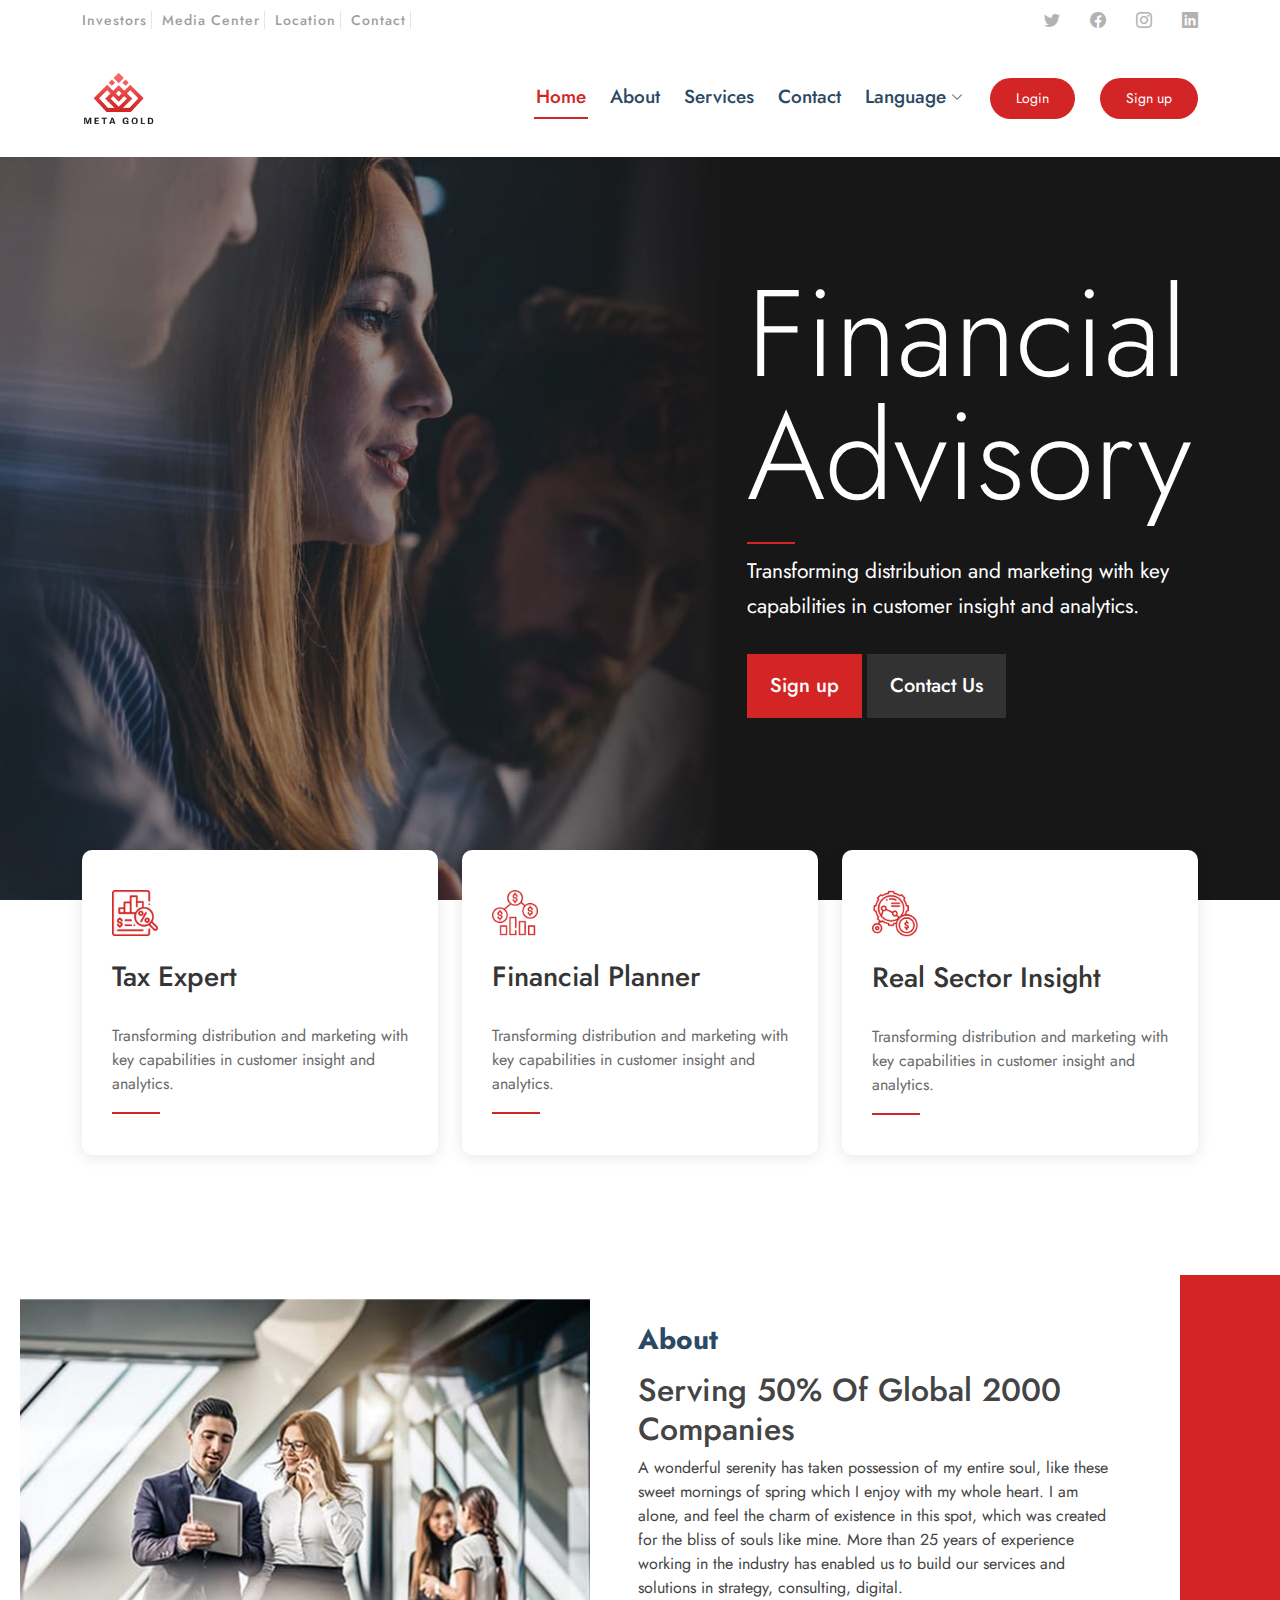
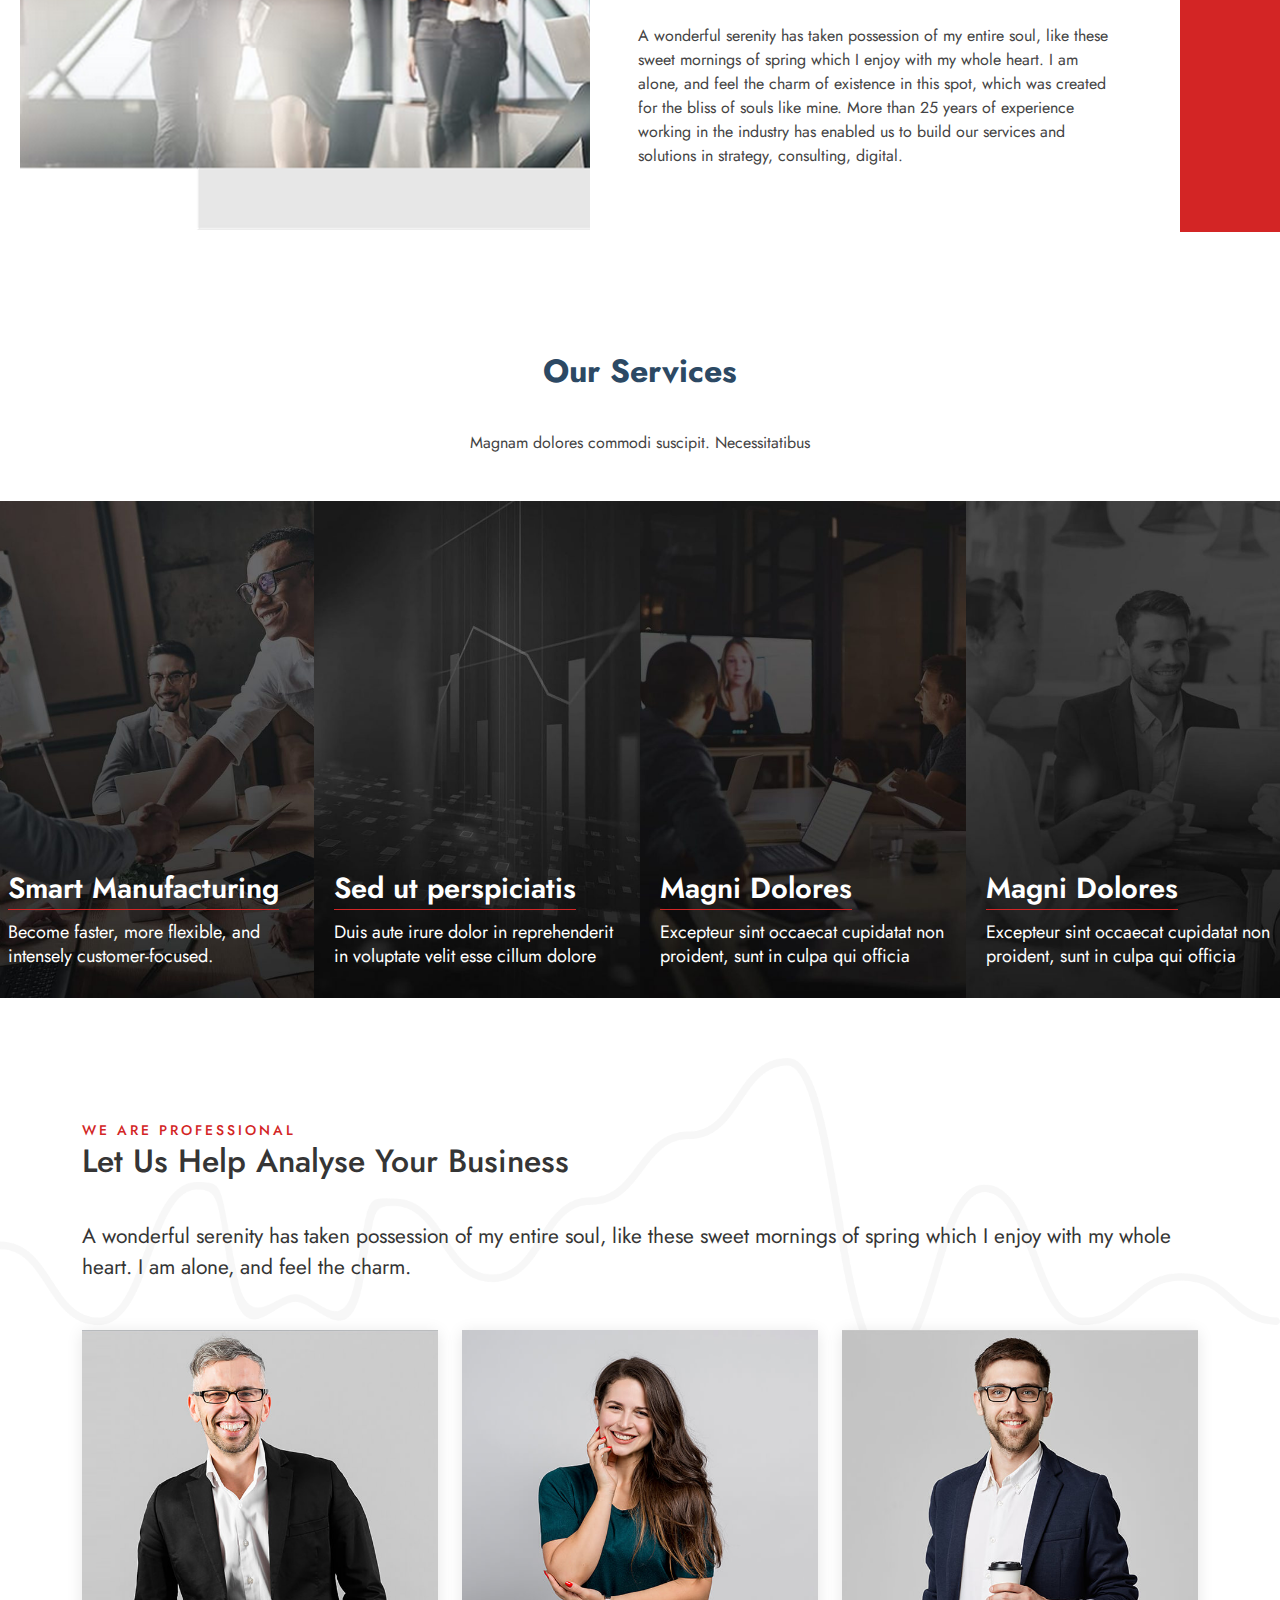
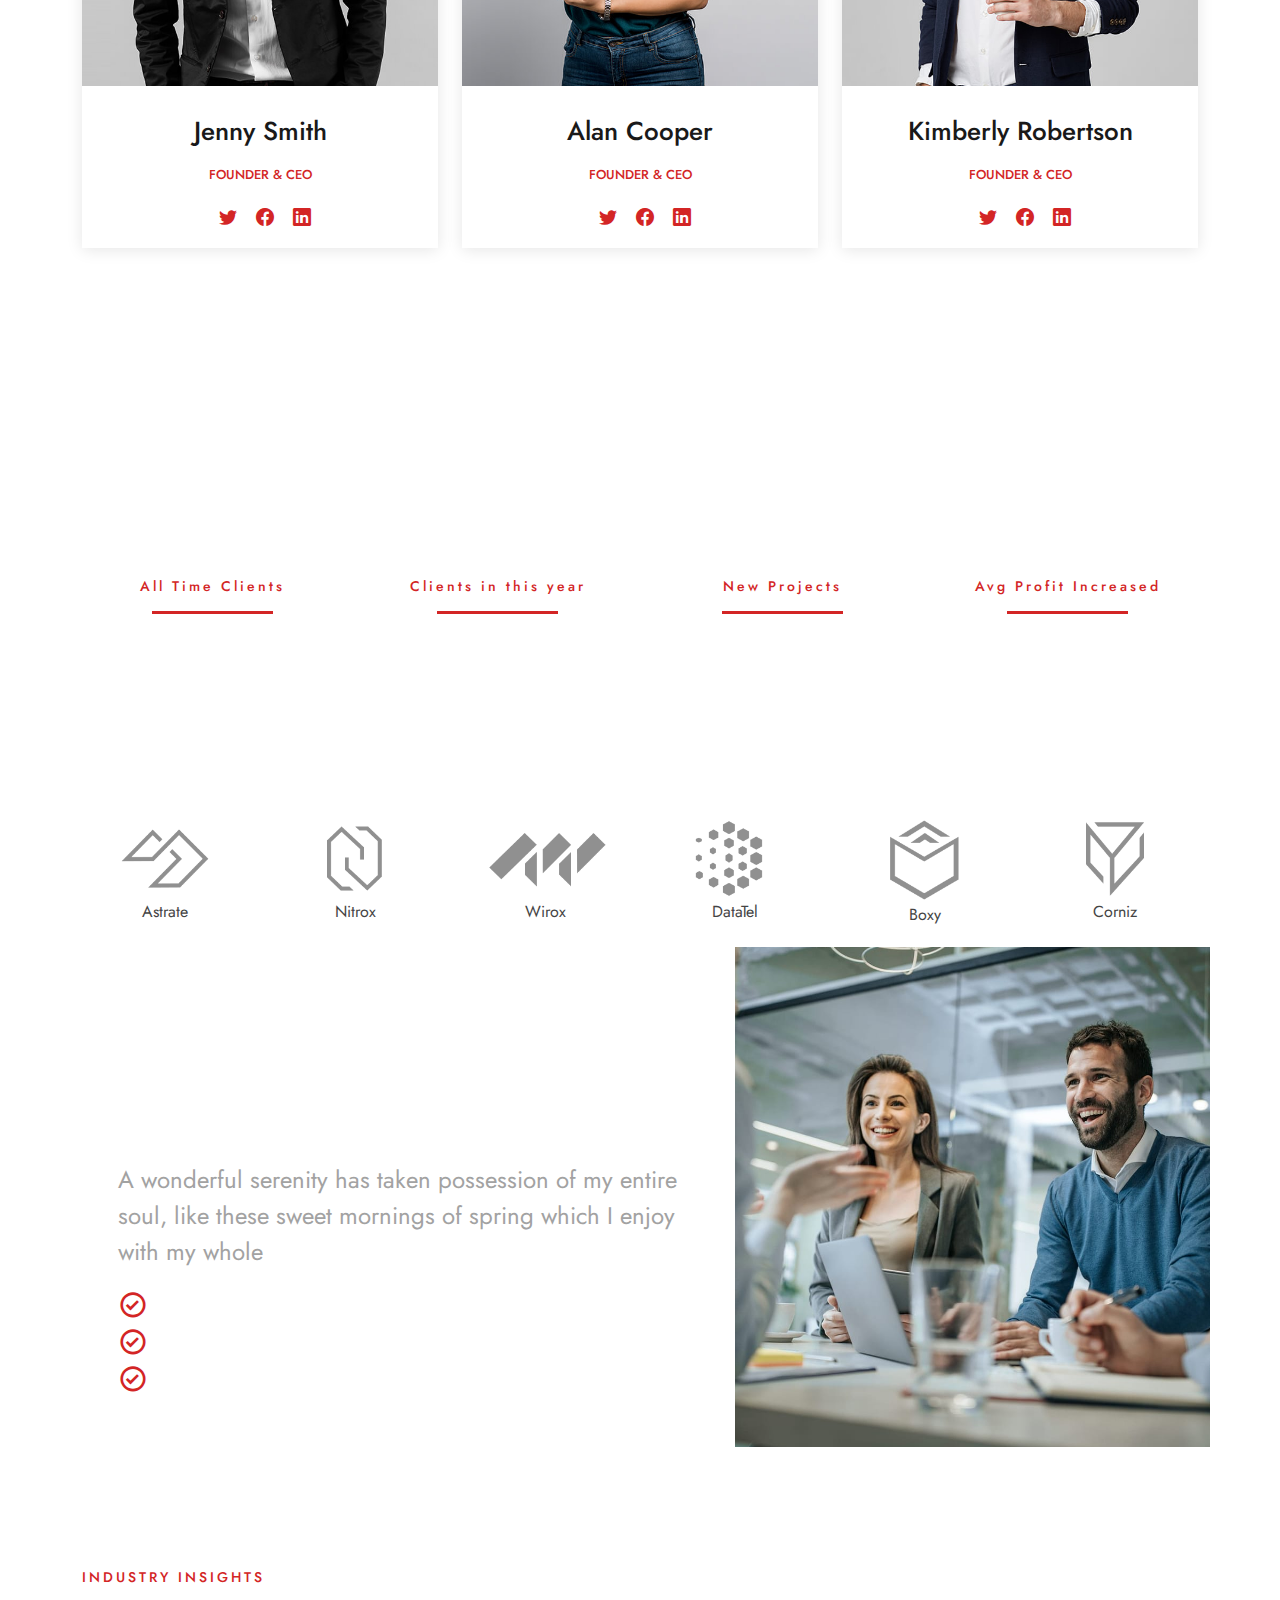
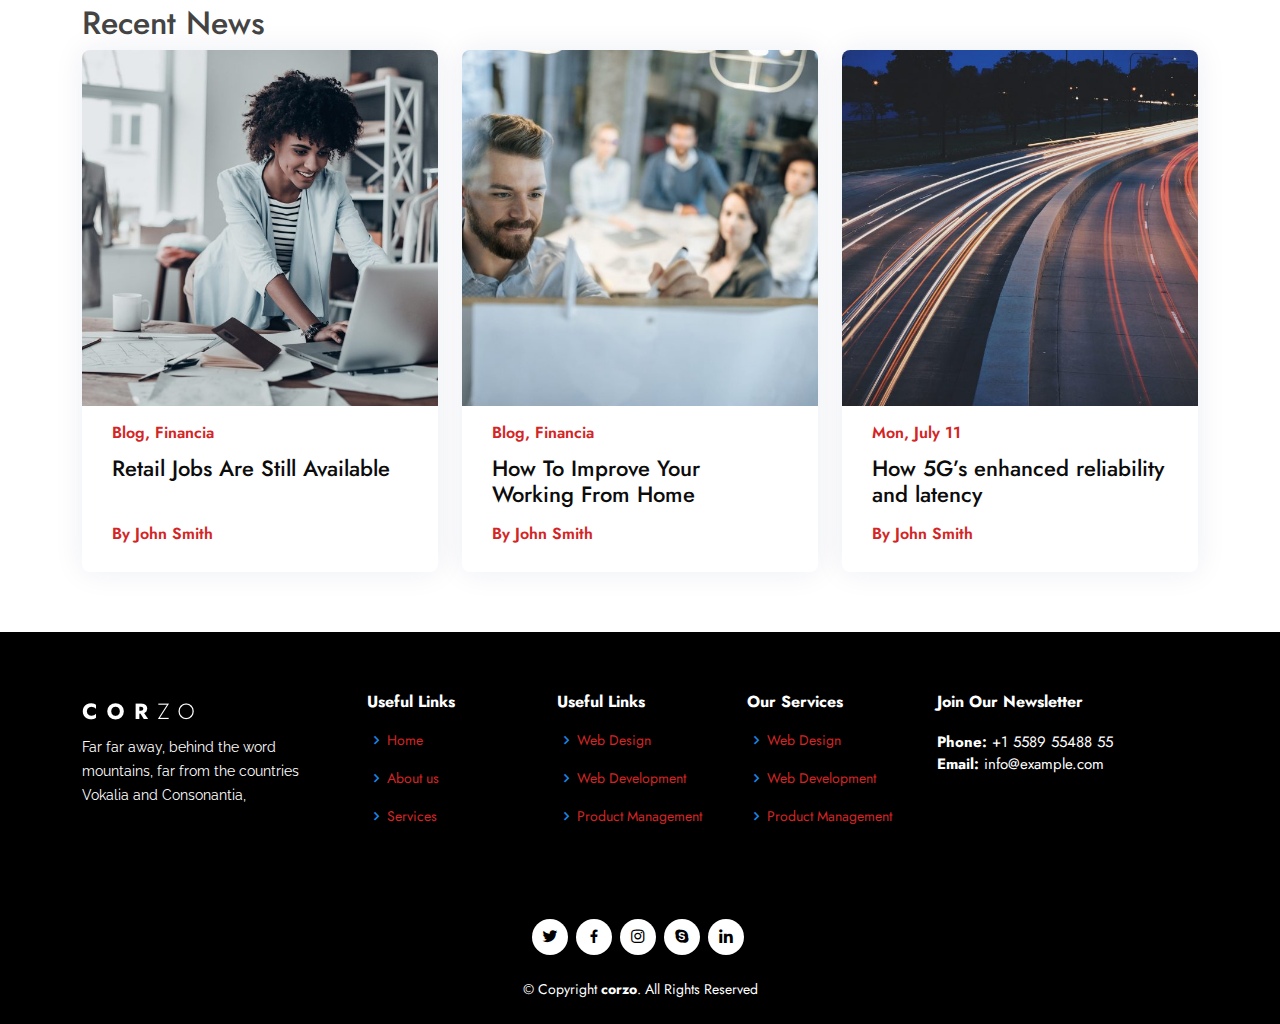
<file: index.html>
<!DOCTYPE html>
<html lang="en">

<head>
  <meta charset="utf-8">
  <meta content="width=device-width, initial-scale=1.0" name="viewport">

  <title>Corzo - HOME</title>
  <meta content="" name="description">
  <meta content="" name="keywords">

  <!-- Favicons -->
  <link href="assets/img/favicon.png" rel="icon">
  <link href="assets/img/apple-touch-icon.png" rel="apple-touch-icon">

  <!-- Google Fonts -->
  <link href="https://fonts.googleapis.com/css?family=Open+Sans:300,300i,400,400i,600,600i,700,700i|Raleway:300,300i,400,400i,500,500i,600,600i,700,700i|Poppins:300,300i,400,400i,500,500i,600,600i,700,700i" rel="stylesheet">

   <link href="https://fonts.googleapis.com/css2?family=Jost:ital,wght@0,100;0,200;0,400;0,500;0,600;0,700;1,100;1,200;1,300;1,400;1,500;1,600;1,700&display=swap" rel="stylesheet"> 

  <!-- Vendor CSS Files -->
  <link href="assets/vendor/fontawesome-free/css/all.min.css" rel="stylesheet">
  <link href="assets/vendor/animate.css/animate.min.css" rel="stylesheet">
  <link href="assets/vendor/bootstrap/css/bootstrap.min.css" rel="stylesheet">
  <link href="assets/vendor/bootstrap-icons/bootstrap-icons.css" rel="stylesheet">
  <link href="assets/vendor/boxicons/css/boxicons.min.css" rel="stylesheet">
  <link href="assets/vendor/glightbox/css/glightbox.min.css" rel="stylesheet">
  <link href="assets/vendor/remixicon/remixicon.css" rel="stylesheet">
  <link href="assets/vendor/swiper/swiper-bundle.min.css" rel="stylesheet">


  <link href="assets/css/style.css" rel="stylesheet">


</head>

<body>

  <!-- ======= Top Bar ======= -->
  <div id="topbar" class="d-flex align-items-center fixed-top">
    <div class="container d-flex justify-content-between">
      <div class="contact-info d-flex align-items-center">
        <i class="corzo-top-bar"> Investors</i>
        <i class="corzo-top-bar">Media Center</i> 
        <i class="corzo-top-bar">Location</i> 
        <i class="corzo-top-bar">Contact</i> 
      </div>
      <div class="d-none d-lg-flex social-links align-items-center">
        <a href="#" class="twitter"><i class="bi bi-twitter"></i></a>
        <a href="#" class="facebook"><i class="bi bi-facebook"></i></a>
        <a href="#" class="instagram"><i class="bi bi-instagram"></i></a>
        <a href="#" class="linkedin"><i class="bi bi-linkedin"></i></i></a>
      </div>
    </div>
  </div>

  <!-- ======= Header ======= -->
  <header id="header" class="fixed-top">
    <div class="container d-flex align-items-center">


<a href="index.html" class="logo me-auto"><img src="assets/img/hp2-logo.png" alt="" class="img-fluid"></a>

      <nav id="navbar" class="navbar order-last order-lg-0">
        <ul>
          <li><a class="nav-link scrollto active" href="#hero">Home</a></li>
          <li><a class="nav-link scrollto" href="about.html">About</a></li>
          <li><a class="nav-link scrollto" href="service.html">Services</a></li>
          <li><a class="nav-link scrollto" href="contact.html">Contact</a></li>
           <li class="dropdown"><a href="#"><span>Language</span> <i class="bi bi-chevron-down"></i></a>
            <ul>
              <li><a href="en/index.html">English</a></li>
              <li><a href="index.html">Malay</a></li>
            </ul>
          </li>
        </ul>
        <i class="bi bi-list mobile-nav-toggle"></i>
      </nav><!-- .navbar -->
      <a href="#appointment" class="appointment-btn scrollto">Login </a>
      <a href="#appointment" class="appointment-btn scrollto">Sign up </a>


    </div>
  </header><!-- End Header -->

  <!-- ======= Hero Section ======= -->
  <section id="hero" class="d-flex align-items-center">

    <div class="container">
<div class="row">
      <div class="col-lg-7 pt-5">
      </div>
      <div class="col-lg-5 pt-5 pt-lg-0 flex-column justify-content-center aos-init aos-animate" data-aos="fade-up">
      <h1>Financial Advisory</h1>
       <div class="border-center mt-4"></div>
      <h2>Transforming distribution and marketing with key capabilities in customer insight and analytics. </h2>
      <a href="#about" class="btn-get-started scrollto">Sign up </i> </a>
      <a href="#about" class="btn-get-started scrollto" style="background-color: rgb(50, 50, 50);">Contact Us </i></a>
    </div>
    </div>
    </div>
  </section><!-- End Hero -->

  <main id="main">


    <section id="why-us" class="why-us">
      <div class="container">

        <div class="row">
          <div class="col-lg-12 d-flex align-items-stretch">
            <div class="icon-boxes d-flex flex-column justify-content-center">
              <div class="row">
                <div class="col-xl-4 d-flex align-items-stretch">
                  <div class="icon-box mt-4 mt-xl-0">
                  <img src="assets/img/icon-tax.png" alt="" title="icon tax" width="46" height="auto">
                    <h4 class="mt-4"><!-- <i class="bx bi-dot"></i> --> Tax Expert </h4>
                    <p>Transforming distribution and marketing with key capabilities in customer insight and analytics.</p>
                    <div class="border-center"></div>
                  </div>
                </div>
                <div class="col-xl-4 d-flex align-items-stretch">
                  <div class="icon-box mt-4 mt-xl-0">
                    <img src="assets/img/icon-money-1.png" alt="" title="icon tax" width="46" height="auto">
                    <h4 class="mt-4">Financial Planner</h4>
                    <p>Transforming distribution and marketing with key capabilities in customer insight and analytics.</p>
                    <div class="border-center"></div>
                  </div>
                </div>
                <div class="col-xl-4 d-flex align-items-stretch">
                  <div class="icon-box mt-4 mt-xl-0">
                     <img src="assets/img/icon-financial-1.png" alt="" title="icon tax" width="46" height="auto">
                    <h4 class="mt-4">Real Sector Insight</h4>
                    <p>Transforming distribution and marketing with key capabilities in customer insight and analytics.</p>
                    <div class="border-center"></div>
                  </div>
                </div>
              </div>
            </div><!-- End .content-->
          </div>
        </div>

      </div>
    </section>



    <!-- ======= About Section ======= -->
    <section id="about" class="about">
      <div class="bord-right">
      <div class="container">

        <div class="row">
          <div class="col-xl-6 col-lg-6 video-box d-flex justify-content-center align-items-stretch position-relative">
          </div>

          <div class="col-xl-6 col-lg-6 icon-boxes d-flex flex-column align-items-stretch justify-content-center py-5 px-lg-5">
            <h3>About</h3>
            <h2>Serving 50% Of
Global 2000 Companies</h2>
            <p>A wonderful serenity has taken possession of my entire soul, like these sweet mornings of spring which I enjoy with my whole heart. I am alone, and feel the charm of existence in this spot, which was created for the bliss of souls like mine. More than 25 years of experience working in the industry has enabled us to build our services and solutions in strategy, consulting, digital. 
              <br>
              <br>
A wonderful serenity has taken possession of my entire soul, like these sweet mornings of spring which I enjoy with my whole heart. I am alone, and feel the charm of existence in this spot, which was created for the bliss of souls like mine. More than 25 years of experience working in the industry has enabled us to build our services and solutions in strategy, consulting, digital. 

            </p>

          </div>
        </div>
</div>
      </div>
    </section><!-- End About Section -->
   

    <!-- ======= Services Section ======= -->
    <section id="services" class="services">
      <div class="container-flud">

        <div class="section-title text-center">
          <h2> Our Services </h2>
          <p>Magnam dolores commodi suscipit. Necessitatibus </p>
        </div>

        <div class="row">
          <div class="col-lg-3 col-md-6 align-items-stretch p-0 b1">

            <div class="icon-box">
          <!--     <div class="icon"><i class="fas fa-pills"></i></div> -->
              <h4><a href="">Smart Manufacturing </a></h4>
              <p>Become faster, more flexible, and intensely customer-focused.</p>
            </div>
          </div>

          <div class="col-lg-3 col-md-6 align-items-stretch p-0 b2">
            <div class="icon-box">
              <h4><a href="">Sed ut perspiciatis</a></h4>
              <p>Duis aute irure dolor in reprehenderit in voluptate velit esse cillum dolore</p>
            </div>
          </div>

          <div class="col-lg-3 col-md-6 align-items-stretch p-0 b3">
            <div class="icon-box">
              <h4><a href="">Magni Dolores</a></h4>
              <p>Excepteur sint occaecat cupidatat non proident, sunt in culpa qui officia</p>
            </div>
          </div>


          <div class="col-lg-3 col-md-6 align-items-stretch p-0 b4">
            <div class="icon-box">
              <h4><a href="">Magni Dolores</a></h4>
              <p>Excepteur sint occaecat cupidatat non proident, sunt in culpa qui officia</p>
            </div>
          </div>

        </div>

      </div>
    </section><!-- End Services Section -->


    <!-- ======= Team Section ======= -->
    <section id="team" class="team section-bg">
      <div class="container">

        <div class="section-title">
          <span> We are Professional </span>
          <h2> Let Us Help Analyse Your Business </h2>
          <p>A wonderful serenity has taken possession of my entire soul, like these sweet mornings of spring which I enjoy with my whole heart. I am alone, and feel the charm.</p>
        </div>

        <div class="row">
          <div class="col-lg-4 col-md-6 d-flex align-items-stretch">
            <div class="member">
              <img src="assets/img/team/team-1.jpg" alt="">
              <h4>Jenny Smith</h4>
              <span>Founder & CEO</span>
<!--               <p>
                Magni qui quod omnis unde et eos fuga et exercitationem. Odio veritatis perspiciatis quaerat qui aut aut aut
              </p> -->
              <div class="social">
                <a href=""><i class="bi bi-twitter"></i></a>
                <a href=""><i class="bi bi-facebook"></i></a>
                <a href=""><i class="bi bi-linkedin"></i></a>
              </div>
            </div>
          </div>

          <div class="col-lg-4 col-md-6 d-flex align-items-stretch">
            <div class="member">
              <img src="assets/img/team/team-2.jpg" alt="">
              <h4>Alan Cooper</h4>
              <span>Founder & CEO</span>
 
              <div class="social">
                <a href=""><i class="bi bi-twitter"></i></a>
                <a href=""><i class="bi bi-facebook"></i></a>
                <a href=""><i class="bi bi-linkedin"></i></a>
              </div>
            </div>
          </div>

          <div class="col-lg-4 col-md-6 d-flex align-items-stretch">
            <div class="member">
              <img src="assets/img/team/team-3.jpg" alt="">
              <h4>Kimberly Robertson</h4>
              <span>Founder & CEO</span>
  
              <div class="social">
                <a href=""><i class="bi bi-twitter"></i></a>
                <a href=""><i class="bi bi-facebook"></i></a>
                <a href=""><i class="bi bi-linkedin"></i></a>
              </div>
            </div>
          </div>

        </div>

      </div>
    </section><!-- End Team Section -->

  
    <!-- ======= Counts Section ======= -->
    <section id="counts" class="counts">
      <div class="container">

        <div class="row">

          <div class="col-lg-3 col-md-6">
            <div class="count-box">
            <!--   <i class="fas fa-user-md"></i> -->
              <span data-purecounter-start="0" data-purecounter-end="14000" data-purecounter-duration="1" class="purecounter"></span>
              <p>All Time Clients </p>
<div class="counts-bord"></div>
            </div>
          </div>

          <div class="col-lg-3 col-md-6 mt-5 mt-md-0">
            <div class="count-box">
              <span data-purecounter-start="0" data-purecounter-end="1000" data-purecounter-duration="1" class="purecounter"></span>
              <p>Clients in this year</p>
              <div class="counts-bord"></div>
            </div>
          </div>

          <div class="col-lg-3 col-md-6 mt-5 mt-lg-0">
            <div class="count-box">
              <span data-purecounter-start="0" data-purecounter-end="200" data-purecounter-duration="1" class="purecounter"></span>
              <p>New Projects</p>
              <div class="counts-bord"></div>
            </div>
          </div>

          <div class="col-lg-3 col-md-6 mt-5 mt-lg-0">
            <div class="count-box">
              <span data-purecounter-start="0" data-purecounter-end="40" data-purecounter-duration="1" class="purecounter"></span>
              <p>Avg Profit Increased</p>
              <div class="counts-bord"></div>
            </div>
          </div>

        </div>

      </div>
    </section><!-- End Counts Section -->

    <!-- ======= Clients Section ======= -->
    <section id="clients" class="clients">
      <div class="container" data-aos="zoom-in">

    
          <div class="row mt-5">
             <div class="col-lg-2 text-center"><img src="assets/img/clients/client-1.png" class="img-fluid" alt="">Astrate</div>
             <div class="col-lg-2 text-center"><img src="assets/img/clients/client-2.png" class="img-fluid" alt="">Nitrox</div>
             <div class="col-lg-2 text-center"><img src="assets/img/clients/client-3.png" class="img-fluid" alt="">Wirox</div>
             <div class="col-lg-2 text-center"><img src="assets/img/clients/client-4.png" class="img-fluid" alt="">DataTel</div>
            <div class="col-lg-2 text-center"><img src="assets/img/clients/client-5.png" class="img-fluid" alt="">Boxy</div>
            <div class="col-lg-2 text-center"><img src="assets/img/clients/client-6.png" class="img-fluid" alt="">Corniz</div>
          </div>
      
      </div>
    </section><!-- End Clients Section -->


    <!-- ======= About Section ======= -->
    <section id="about" class="about why-ab" style="overflow: visible;">
      <div class="container">

        <div class="row">
          <div class="col-xl-7 col-lg-6 icon-boxes d-flex flex-column align-items-stretch justify-content-center py-5 px-lg-5">
            <h3> Why Choose Us? </h3>
            <p>A wonderful serenity has taken possession of my entire soul, like these sweet mornings of spring which I enjoy with my whole</p>

            <div class="icon-box">
              <div class="icon"><i class="bx bx-check-circle"></i></div>
              <h4 class="title"><a href=""> Premium services and beyond your expectation </a></h4>
 <!--              <p class="description">Voluptatum deleniti atque corrupti quos dolores et quas molestias excepturi sint occaecati cupiditate non provident</p> -->
            </div>

            <div class="icon-box">
              <div class="icon"><i class="bx bx-check-circle"></i></div>
             <h4 class="title"><a href=""> Get the best support among all venders  </a></h4>

            </div>

            <div class="icon-box">
              <div class="icon"><i class="bx bx-check-circle"></i></div>
             <h4 class="title"><a href=""> Great Price Competitive </a></h4>

            </div>

          </div>

                    <div class="col-xl-5 col-lg-6 why-box">
          </div>

        </div>

      </div>
    </section><!-- End About Section -->



 <!-- ======= Recent Blog Posts Section ======= -->
    <section id="recent-blog-posts" class="recent-blog-posts">

      <div class="container" data-aos="fade-up">

        <header class="section-header">
          <p>Industry insights </p>
          <h2>Recent News</h2>
        </header>

        <div class="row">

          <div class="col-lg-4">
            <div class="post-box">
              <div class="post-img"><img src="assets/img/blog/blog-1.jpg" class="img-fluid" alt=""></div>
              <span class="post-date">Blog, Financia</span>
              <h3 class="post-title">Retail Jobs Are Still Available</h3>
              <a href="blog-singe.html" class="readmore stretched-link mt-auto"><span> By John Smith </span></i></a>
            </div>
          </div>

          <div class="col-lg-4">
            <div class="post-box">
              <div class="post-img"><img src="assets/img/blog/blog-2.jpg" class="img-fluid" alt=""></div>
              <span class="post-date"> Blog, Financia</span>
              <h3 class="post-title">How To Improve Your Working From Home</h3>
              <a href="blog-singe.html" class="readmore stretched-link mt-auto"><span> By John Smith </span></i></a>
            </div>
          </div>

          <div class="col-lg-4">
            <div class="post-box">
              <div class="post-img"><img src="assets/img/blog/blog-3.jpg" class="img-fluid" alt=""></div>
              <span class="post-date">Mon, July 11</span>
              <h3 class="post-title">How 5G’s enhanced reliability and latency</h3>
              <a href="blog-singe.html" class="readmore stretched-link mt-auto"><span> By John Smith </span></i></a>
            </div>
          </div>

        </div>

      </div>

    </section><!-- End Recent Blog Posts Section -->


<!-- ======= Footer ======= -->
  <footer id="footer">

    <div class="footer-top">
      <div class="container">
        <div class="row">

          <div class="col-lg-3 col-md-6 footer-contact">
            <h3><a href="index.html" class="logo me-auto"><img src="assets/img/logox1.png" alt="" class="img-fluid"></a></h3>
            <p>
             Far far away, behind the word mountains, far from the countries Vokalia and Consonantia,

            </p>
          </div>

          <div class="col-6 col-lg-2 col-md-6 footer-links">
            <h4>Useful Links</h4>
            <ul>
              <li><i class="bx bx-chevron-right"></i> <a href="#">Home</a></li>
              <li><i class="bx bx-chevron-right"></i> <a href="#">About us</a></li>
              <li><i class="bx bx-chevron-right"></i> <a href="#">Services</a></li>

            </ul>
          </div>

                    <div class="col-6 col-lg-2 col-md-6 footer-links">
                      <h4>Useful Links</h4>
            <ul>
              <li><i class="bx bx-chevron-right"></i> <a href="#">Web Design</a></li>
              <li><i class="bx bx-chevron-right"></i> <a href="#">Web Development</a></li>
              <li><i class="bx bx-chevron-right"></i> <a href="#">Product Management</a></li>

            </ul>
          </div>

          <div class="col-6 col-lg-2 col-md-6 footer-links">
            <h4>Our Services</h4>
            <ul>
              <li><i class="bx bx-chevron-right"></i> <a href="#">Web Design</a></li>
              <li><i class="bx bx-chevron-right"></i> <a href="#">Web Development</a></li>
              <li><i class="bx bx-chevron-right"></i> <a href="#">Product Management</a></li>

            </ul>
          </div>

          <div class="col-6 col-lg-3 col-md-6 footer-newsletter">
            <h4>Join Our Newsletter</h4>
              <strong>Phone:</strong> +1 5589 55488 55<br>
              <strong>Email:</strong> info@example.com<br>
          </div>

        </div>
      </div>
    </div>

    <div class="container py-4 text-center">

      <div class="me-md-auto text-center text-md-start">
      <div class="social-links text-center">
        <a href="#" class="twitter"><i class="bx bxl-twitter"></i></a>
        <a href="#" class="facebook"><i class="bx bxl-facebook"></i></a>
        <a href="#" class="instagram"><i class="bx bxl-instagram"></i></a>
        <a href="#" class="google-plus"><i class="bx bxl-skype"></i></a>
        <a href="#" class="linkedin"><i class="bx bxl-linkedin"></i></a>
      </div>

        <div class="copyright text-center mt-4">
          &copy; Copyright <strong><span>corzo</span></strong>. All Rights Reserved
        </div>
      </div>

    </div>
  </footer><!-- End Footer -->
<script type="text/javascript">
  $(document).ready(function()
{


if($('.bbb_slider').length)
{
var trendsSlider = $('.bbb_slider');
trendsSlider.owlCarousel(
{
loop:false,
margin:30,
nav:false,
dots:false,
autoplayHoverPause:true,
autoplay:false,
responsive:
{
0:{items:1},
575:{items:2},
991:{items:3}
}
});

trendsSlider.on('click', '.bbb_fav', function (ev)
{
$(ev.target).toggleClass('active');
});

if($('.bbb_prev').length)
{
var prev = $('.bbb_prev');
prev.on('click', function()
{
trendsSlider.trigger('prev.owl.carousel');
});
}

if($('.bbb_next').length)
{
var next = $('.bbb_next');
next.on('click', function()
{
trendsSlider.trigger('next.owl.carousel');
});
}
}


});
</script>
  <div id="preloader"></div>
  <a href="#" class="back-to-top d-flex align-items-center justify-content-center"><i class="bi bi-arrow-up-short"></i></a>

  <!-- Vendor JS Files -->
  <script src="assets/vendor/purecounter/purecounter.js"></script>
  <script src="assets/vendor/bootstrap/js/bootstrap.bundle.min.js"></script>
  <script src="assets/vendor/glightbox/js/glightbox.min.js"></script>
  <script src="assets/vendor/swiper/swiper-bundle.min.js"></script>
  <script src="assets/vendor/php-email-form/validate.js"></script>

  <!-- Template Main JS File -->
  <script src="assets/js/main.js"></script>

</body>

</html>
</file>
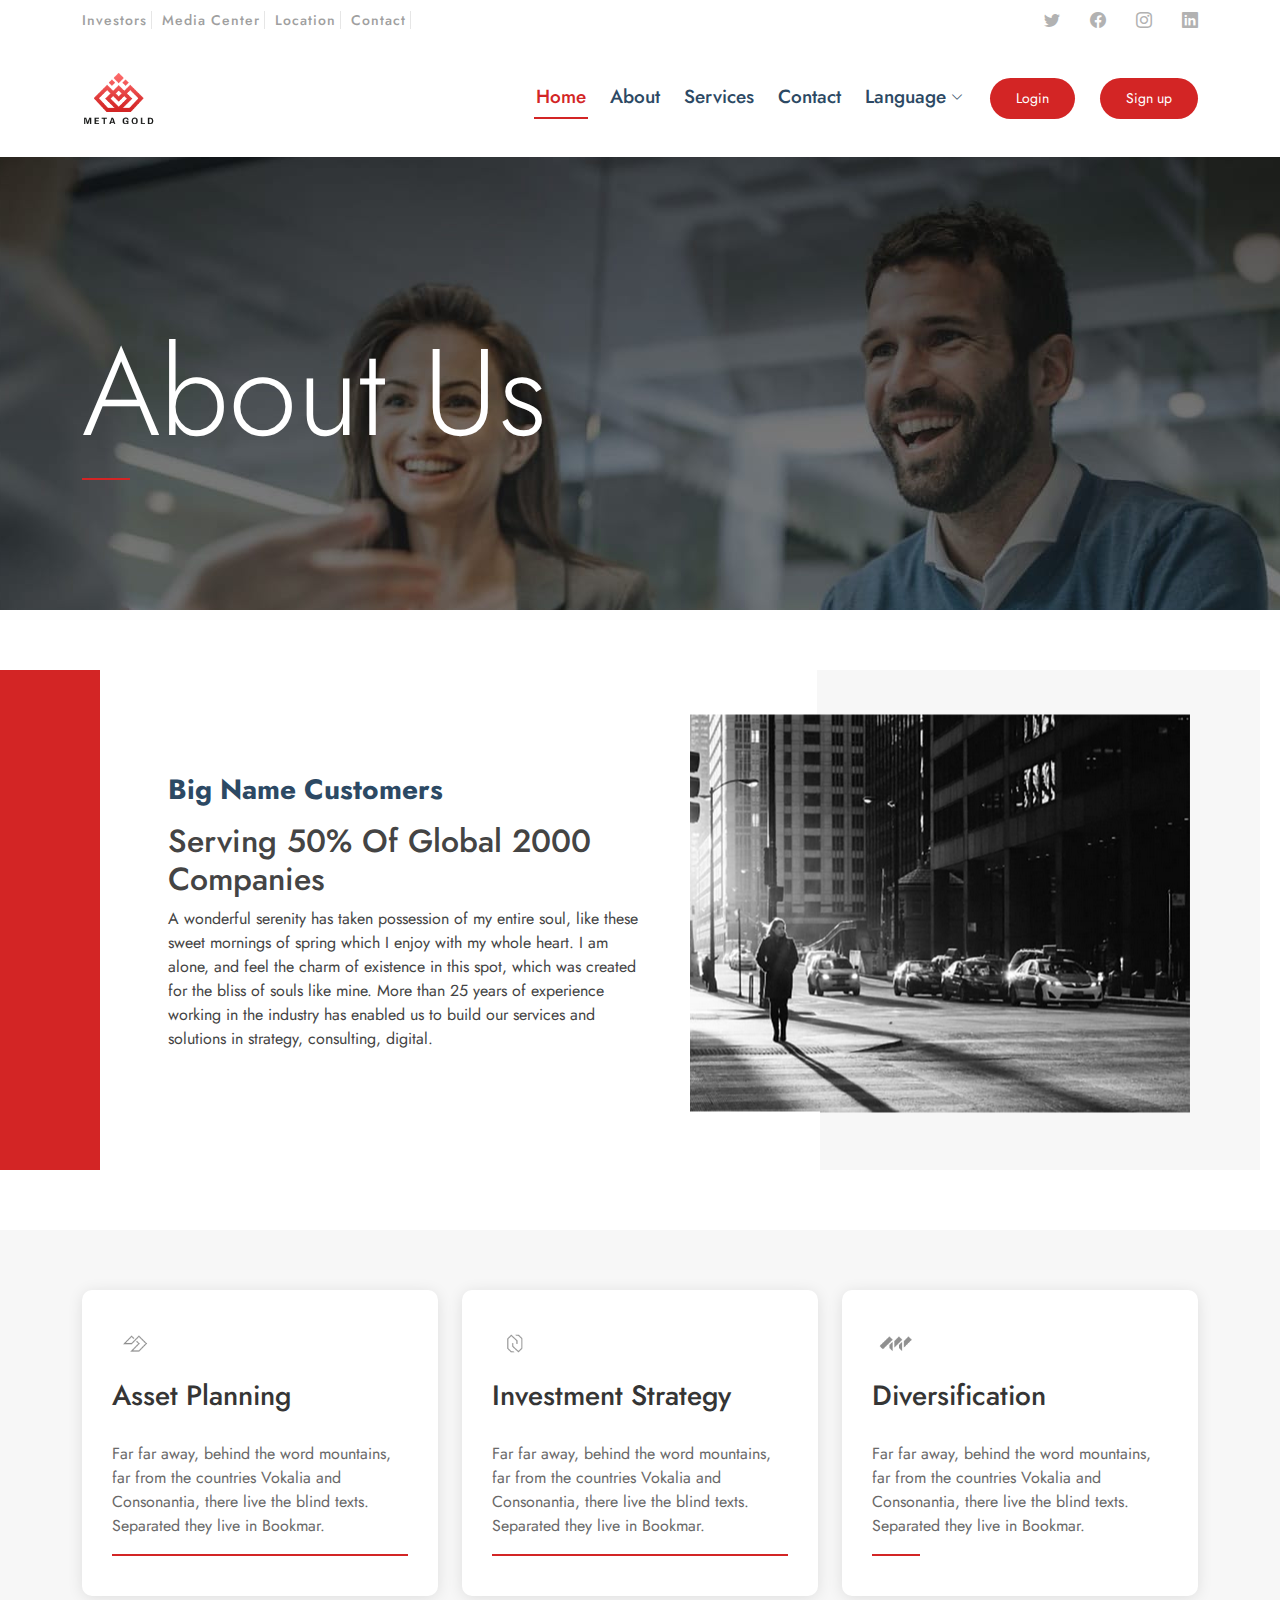
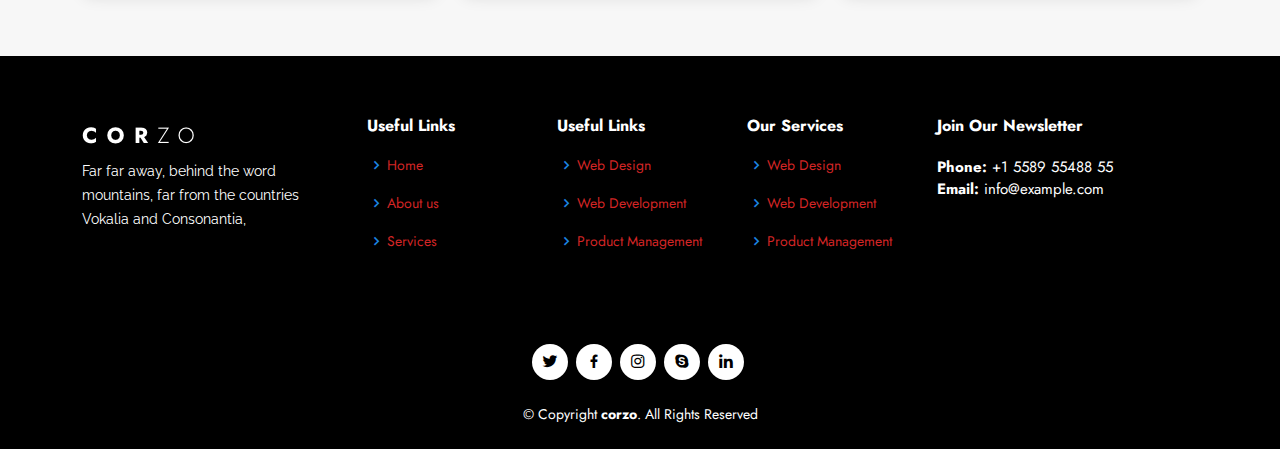
<file: about.html>
<!DOCTYPE html>
<html lang="en">

<head>
  <meta charset="utf-8">
  <meta content="width=device-width, initial-scale=1.0" name="viewport">

  <title>corzo</title>
  <meta content="" name="description">
  <meta content="" name="keywords">

  <!-- Favicons -->
  <link href="assets/img/favicon.png" rel="icon">
  <link href="assets/img/apple-touch-icon.png" rel="apple-touch-icon">

  <!-- Google Fonts -->
  <link href="https://fonts.googleapis.com/css?family=Open+Sans:300,300i,400,400i,600,600i,700,700i|Raleway:300,300i,400,400i,500,500i,600,600i,700,700i|Poppins:300,300i,400,400i,500,500i,600,600i,700,700i" rel="stylesheet">

   <link href="https://fonts.googleapis.com/css2?family=Jost:ital,wght@0,100;0,200;0,400;0,500;0,600;0,700;1,100;1,200;1,300;1,400;1,500;1,600;1,700&display=swap" rel="stylesheet"> 

  <!-- Vendor CSS Files -->
  <link href="assets/vendor/fontawesome-free/css/all.min.css" rel="stylesheet">
  <link href="assets/vendor/animate.css/animate.min.css" rel="stylesheet">
  <link href="assets/vendor/bootstrap/css/bootstrap.min.css" rel="stylesheet">
  <link href="assets/vendor/bootstrap-icons/bootstrap-icons.css" rel="stylesheet">
  <link href="assets/vendor/boxicons/css/boxicons.min.css" rel="stylesheet">
  <link href="assets/vendor/glightbox/css/glightbox.min.css" rel="stylesheet">
  <link href="assets/vendor/remixicon/remixicon.css" rel="stylesheet">
  <link href="assets/vendor/swiper/swiper-bundle.min.css" rel="stylesheet">


  <link href="assets/css/style.css" rel="stylesheet">


</head>

<body>

  <!-- ======= Top Bar ======= -->
  <div id="topbar" class="d-flex align-items-center fixed-top">
    <div class="container d-flex justify-content-between">
      <div class="contact-info d-flex align-items-center">
        <i class="corzo-top-bar"> Investors</i>
        <i class="corzo-top-bar">Media Center</i> 
        <i class="corzo-top-bar">Location</i> 
        <i class="corzo-top-bar">Contact</i> 
      </div>
      <div class="d-none d-lg-flex social-links align-items-center">
        <a href="#" class="twitter"><i class="bi bi-twitter"></i></a>
        <a href="#" class="facebook"><i class="bi bi-facebook"></i></a>
        <a href="#" class="instagram"><i class="bi bi-instagram"></i></a>
        <a href="#" class="linkedin"><i class="bi bi-linkedin"></i></i></a>
      </div>
    </div>
  </div>

  <!-- ======= Header ======= -->
  <header id="header" class="fixed-top">
    <div class="container d-flex align-items-center">


<a href="index.html" class="logo me-auto"><img src="assets/img/hp2-logo.png" alt="" class="img-fluid"></a>

      <nav id="navbar" class="navbar order-last order-lg-0">
        <ul>
          <li><a class="nav-link scrollto active" href="#hero">Home</a></li>
          <li><a class="nav-link scrollto" href="about.html">About</a></li>
          <li><a class="nav-link scrollto" href="service.html">Services</a></li>
          <li><a class="nav-link scrollto" href="contact.html">Contact</a></li>
           <li class="dropdown"><a href="#"><span>Language</span> <i class="bi bi-chevron-down"></i></a>
            <ul>
              <li><a href="en/index.html">English</a></li>
              <li><a href="index.html">Malay</a></li>
            </ul>
          </li>
        </ul>
        <i class="bi bi-list mobile-nav-toggle"></i>
      </nav><!-- .navbar -->
      <a href="#appointment" class="appointment-btn scrollto">Login </a>
      <a href="#appointment" class="appointment-btn scrollto">Sign up </a>


    </div>
  </header><!-- End Header -->

  <!-- ======= Hero Section ======= -->
  <section id="hero" class="d-flex align-items-center hero-bg">

    <div class="container">
<div class="row">
      <div class="col-lg-5 pt-5 pt-lg-0 flex-column justify-content-center aos-init aos-animate" data-aos="fade-up">
  <!--     <h2>Our Story</h2> -->
      <h1>About Us</h1>
       <div class="border-center mt-4"></div>

    </div>
    </div>
    </div>
  </section><!-- End Hero -->

  <main id="main">


    <!-- ======= About Section ======= -->
    <section id="about" class="about ab-bg">
      <div class="bord-left">
      <div class="container">

        <div class="row">

          <div class="col-xl-6 col-lg-6 icon-boxes d-flex flex-column align-items-stretch justify-content-center py-5 px-lg-5">
            <h3> Big Name Customers </h3>
            <h2>Serving 50% Of
Global 2000 Companies</h2>
            <p>
A wonderful serenity has taken possession of my entire soul, like these sweet mornings of spring which I enjoy with my whole heart. I am alone, and feel the charm of existence in this spot, which was created for the bliss of souls like mine. More than 25 years of experience working in the industry has enabled us to build our services and solutions in strategy, consulting, digital.

            </p>

          </div>

          <div class="col-xl-6 col-lg-6 bgab d-flex justify-content-center align-items-stretch position-relative">
          </div>
          
        </div>
</div>
      </div>
    </section><!-- End About Section -->
   


    <section id="why-us" class="why-us why-bg">
      <div class="container">

        <div class="row">
          <div class="col-lg-12 d-flex align-items-stretch">
            <div class="icon-boxes d-flex flex-column justify-content-center">
              <div class="row">
                <div class="col-xl-4 d-flex align-items-stretch">
                  <div class="icon-box mt-4 mt-xl-0">
                  <img src="assets/img/icon01.png" alt="" title="icon tax" width="46" height="auto">
                    <h4 class="mt-4">Asset Planning </h4>
                    <p>Far far away, behind the word mountains, far from the countries Vokalia and Consonantia, there live the blind texts. Separated they live in Bookmar.</p>
                    <div class="border-ag"></div>
                  </div>
                </div>
                <div class="col-xl-4 d-flex align-items-stretch">
                  <div class="icon-box mt-4 mt-xl-0">
                    <img src="assets/img/icon02.png" alt="" title="icon tax" width="46" height="auto">
                    <h4 class="mt-4">Investment Strategy</h4>
                    <p>Far far away, behind the word mountains, far from the countries Vokalia and Consonantia, there live the blind texts. Separated they live in Bookmar.</p>
                    <div class="border-ag"></div>
                  </div>
                </div>
                <div class="col-xl-4 d-flex align-items-stretch">
                  <div class="icon-box mt-4 mt-xl-0">
                     <img src="assets/img/icon03.png" alt="" title="icon tax" width="46" height="auto">
                    <h4 class="mt-4">Diversification</h4>
                    <p>Far far away, behind the word mountains, far from the countries Vokalia and Consonantia, there live the blind texts. Separated they live in Bookmar.</p>
                    <div class="border-center"></div>
                  </div>
                </div>
              </div>
            </div><!-- End .content-->
          </div>
        </div>

      </div>
    </section>


<!-- ======= Footer ======= -->
  <footer id="footer">

    <div class="footer-top">
      <div class="container">
        <div class="row">

          <div class="col-lg-3 col-md-6 footer-contact">
            <h3><a href="index.html" class="logo me-auto"><img src="assets/img/logox1.png" alt="" class="img-fluid"></a></h3>
            <p>
             Far far away, behind the word mountains, far from the countries Vokalia and Consonantia,

            </p>
          </div>

          <div class="col-6 col-lg-2 col-md-6 footer-links">
            <h4>Useful Links</h4>
            <ul>
              <li><i class="bx bx-chevron-right"></i> <a href="#">Home</a></li>
              <li><i class="bx bx-chevron-right"></i> <a href="#">About us</a></li>
              <li><i class="bx bx-chevron-right"></i> <a href="#">Services</a></li>

            </ul>
          </div>

                    <div class="col-6 col-lg-2 col-md-6 footer-links">
                      <h4>Useful Links</h4>
            <ul>
              <li><i class="bx bx-chevron-right"></i> <a href="#">Web Design</a></li>
              <li><i class="bx bx-chevron-right"></i> <a href="#">Web Development</a></li>
              <li><i class="bx bx-chevron-right"></i> <a href="#">Product Management</a></li>

            </ul>
          </div>

          <div class="col-6 col-lg-2 col-md-6 footer-links">
            <h4>Our Services</h4>
            <ul>
              <li><i class="bx bx-chevron-right"></i> <a href="#">Web Design</a></li>
              <li><i class="bx bx-chevron-right"></i> <a href="#">Web Development</a></li>
              <li><i class="bx bx-chevron-right"></i> <a href="#">Product Management</a></li>

            </ul>
          </div>

          <div class="col-6 col-lg-3 col-md-6 footer-newsletter">
            <h4>Join Our Newsletter</h4>
              <strong>Phone:</strong> +1 5589 55488 55<br>
              <strong>Email:</strong> info@example.com<br>
          </div>

        </div>
      </div>
    </div>

    <div class="container py-4 text-center">

      <div class="me-md-auto text-center text-md-start">
      <div class="social-links text-center">
        <a href="#" class="twitter"><i class="bx bxl-twitter"></i></a>
        <a href="#" class="facebook"><i class="bx bxl-facebook"></i></a>
        <a href="#" class="instagram"><i class="bx bxl-instagram"></i></a>
        <a href="#" class="google-plus"><i class="bx bxl-skype"></i></a>
        <a href="#" class="linkedin"><i class="bx bxl-linkedin"></i></a>
      </div>

        <div class="copyright text-center mt-4">
          &copy; Copyright <strong><span>corzo</span></strong>. All Rights Reserved
        </div>
      </div>

    </div>
  </footer><!-- End Footer -->

  <div id="preloader"></div>
  <a href="#" class="back-to-top d-flex align-items-center justify-content-center"><i class="bi bi-arrow-up-short"></i></a>

  <!-- Vendor JS Files -->
  <script src="assets/vendor/purecounter/purecounter.js"></script>
  <script src="assets/vendor/bootstrap/js/bootstrap.bundle.min.js"></script>
  <script src="assets/vendor/glightbox/js/glightbox.min.js"></script>
  <script src="assets/vendor/swiper/swiper-bundle.min.js"></script>
  <script src="assets/vendor/php-email-form/validate.js"></script>

  <!-- Template Main JS File -->
  <script src="assets/js/main.js"></script>

</body>

</html>
</file>
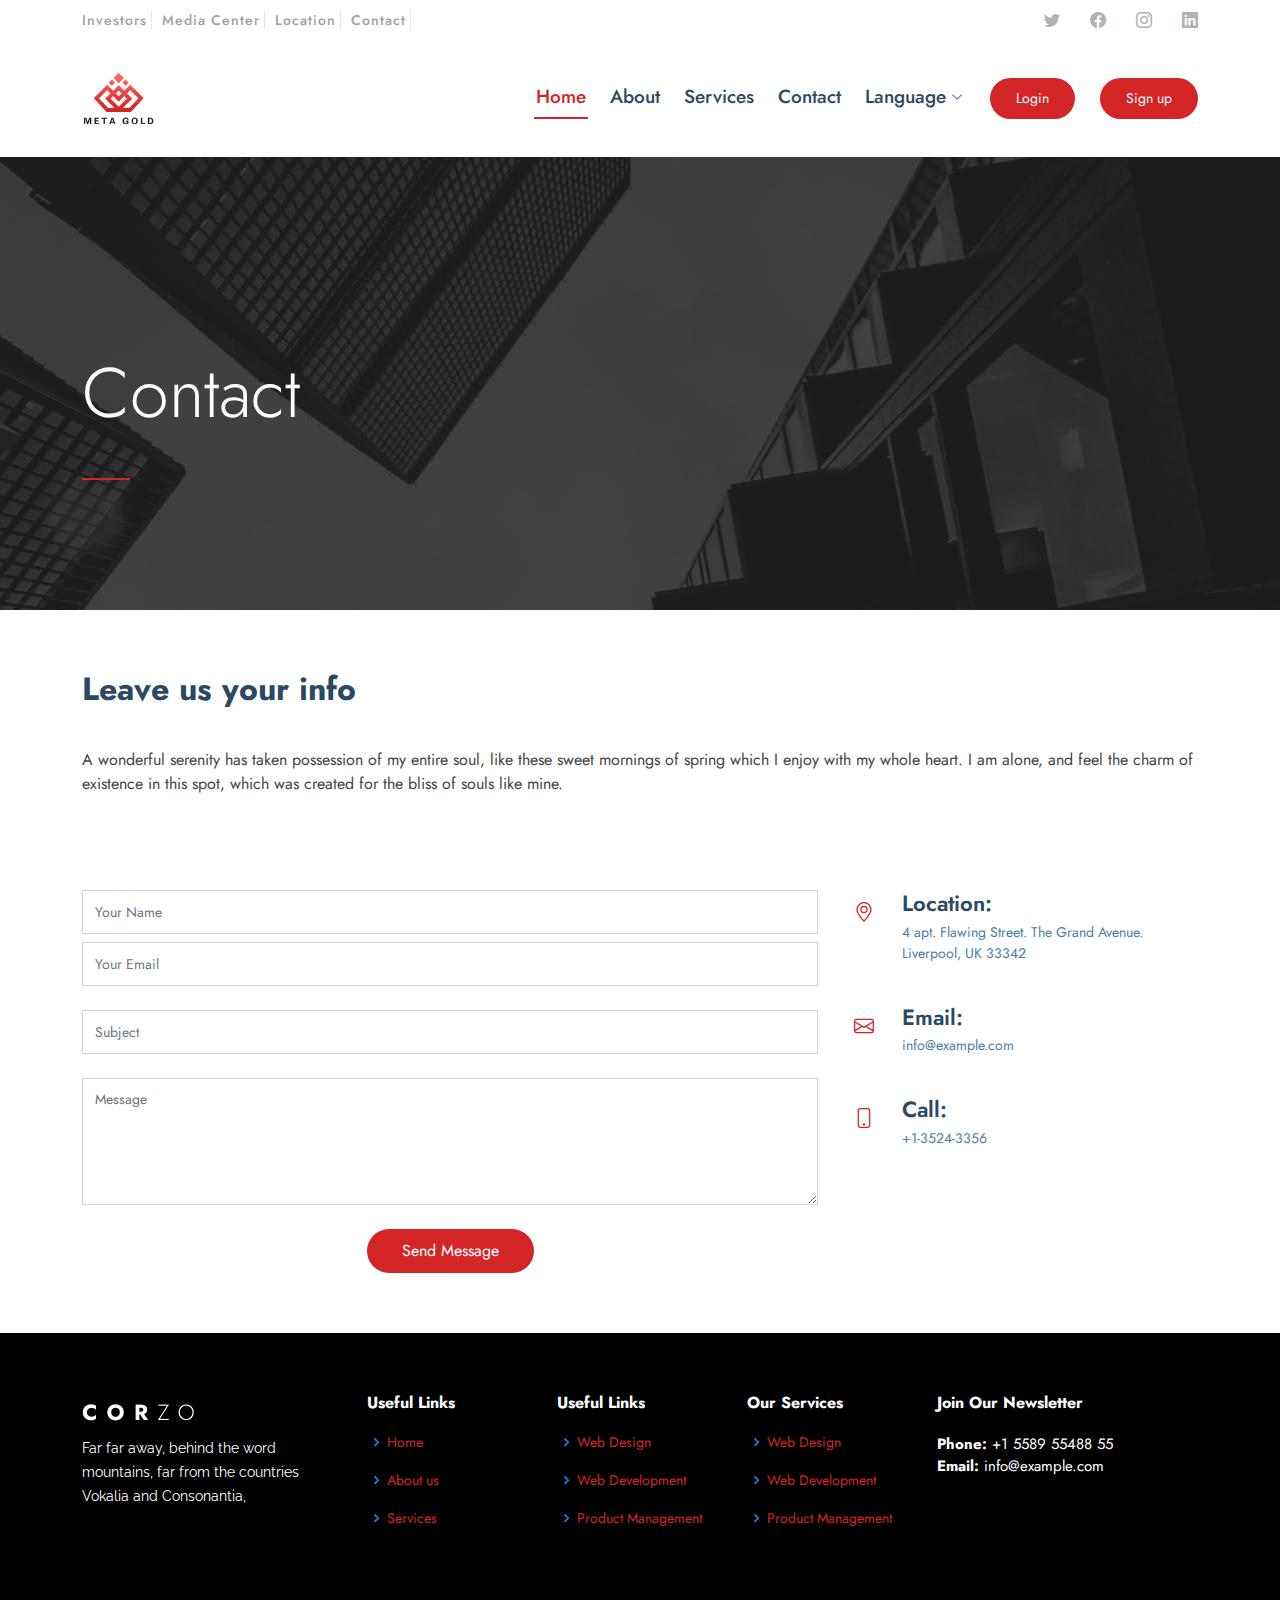
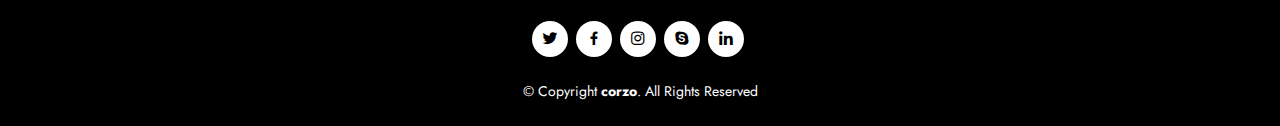
<file: contact.html>
<!DOCTYPE html>
<html lang="en">

<head>
  <meta charset="utf-8">
  <meta content="width=device-width, initial-scale=1.0" name="viewport">

  <title>Contact</title>
  <meta content="" name="description">
  <meta content="" name="keywords">

  <!-- Favicons -->
  <link href="assets/img/favicon.png" rel="icon">
  <link href="assets/img/apple-touch-icon.png" rel="apple-touch-icon">

  <!-- Google Fonts -->
  <link href="https://fonts.googleapis.com/css?family=Open+Sans:300,300i,400,400i,600,600i,700,700i|Raleway:300,300i,400,400i,500,500i,600,600i,700,700i|Poppins:300,300i,400,400i,500,500i,600,600i,700,700i" rel="stylesheet">

   <link href="https://fonts.googleapis.com/css2?family=Jost:ital,wght@0,100;0,200;0,400;0,500;0,600;0,700;1,100;1,200;1,300;1,400;1,500;1,600;1,700&display=swap" rel="stylesheet"> 

  <!-- Vendor CSS Files -->
  <link href="assets/vendor/fontawesome-free/css/all.min.css" rel="stylesheet">
  <link href="assets/vendor/animate.css/animate.min.css" rel="stylesheet">
  <link href="assets/vendor/bootstrap/css/bootstrap.min.css" rel="stylesheet">
  <link href="assets/vendor/bootstrap-icons/bootstrap-icons.css" rel="stylesheet">
  <link href="assets/vendor/boxicons/css/boxicons.min.css" rel="stylesheet">
  <link href="assets/vendor/glightbox/css/glightbox.min.css" rel="stylesheet">
  <link href="assets/vendor/remixicon/remixicon.css" rel="stylesheet">
  <link href="assets/vendor/swiper/swiper-bundle.min.css" rel="stylesheet">


  <link href="assets/css/style.css" rel="stylesheet">


</head>

<body>

  <!-- ======= Top Bar ======= -->
  <div id="topbar" class="d-flex align-items-center fixed-top">
    <div class="container d-flex justify-content-between">
      <div class="contact-info d-flex align-items-center">
        <i class="corzo-top-bar"> Investors</i>
        <i class="corzo-top-bar">Media Center</i> 
        <i class="corzo-top-bar">Location</i> 
        <i class="corzo-top-bar">Contact</i> 
      </div>
      <div class="d-none d-lg-flex social-links align-items-center">
        <a href="#" class="twitter"><i class="bi bi-twitter"></i></a>
        <a href="#" class="facebook"><i class="bi bi-facebook"></i></a>
        <a href="#" class="instagram"><i class="bi bi-instagram"></i></a>
        <a href="#" class="linkedin"><i class="bi bi-linkedin"></i></i></a>
      </div>
    </div>
  </div>

  <!-- ======= Header ======= -->
  <header id="header" class="fixed-top">
    <div class="container d-flex align-items-center">


<a href="index.html" class="logo me-auto"><img src="assets/img/hp2-logo.png" alt="" class="img-fluid"></a>

      <nav id="navbar" class="navbar order-last order-lg-0">
        <ul>
          <li><a class="nav-link scrollto active" href="#hero">Home</a></li>
          <li><a class="nav-link scrollto" href="about.html">About</a></li>
          <li><a class="nav-link scrollto" href="service.html">Services</a></li>
          <li><a class="nav-link scrollto" href="contact.html">Contact</a></li>
           <li class="dropdown"><a href="#"><span>Language</span> <i class="bi bi-chevron-down"></i></a>
            <ul>
              <li><a href="en/index.html">English</a></li>
              <li><a href="index.html">Malay</a></li>
            </ul>
          </li>
        </ul>
        <i class="bi bi-list mobile-nav-toggle"></i>
      </nav><!-- .navbar -->
      <a href="#appointment" class="appointment-btn scrollto">Login </a>
      <a href="#appointment" class="appointment-btn scrollto">Sign up </a>


    </div>
  </header><!-- End Header -->

  <!-- ======= Hero Section ======= -->
  <section id="hero" class="d-flex align-items-center contact-bg">

    <div class="container">
<div class="row">
      <div class="col-lg-5 pt-5 pt-lg-0 flex-column justify-content-center aos-init aos-animate" data-aos="fade-up">
  <!--     <h2>Our Story</h2> -->
      <h1 style="font-size: 70px;">Contact</h1>
       <div class="border-center mt-4"></div>

    </div>
    </div>
    </div>
  </section><!-- End Hero -->

  <main id="main">


    <!-- ======= Contact Section ======= -->
    <section id="contact" class="contact ab-bg">
      <div class="container">

        <div class="section-title">
          <h2>Leave us your info</h2>
          <p>A wonderful serenity has taken possession of my entire soul, like these sweet mornings of spring which I enjoy with my whole heart. I am alone, and feel the charm of existence in this spot, which was created for the bliss of souls like mine.</p>
        </div>
      </div>


      <div class="container">
        <div class="row mt-5">



          <div class="col-lg-8 mt-5 mt-lg-0">

            <form action="forms/contact.php" method="post" role="form" class="php-email-form">
              <div class="row">
                <div class="col-md-12 form-group">
                  <input type="text" name="name" class="form-control" id="name" placeholder="Your Name" required>
                </div>
                <div class="col-md-12 form-group mt-3 mt-md-0">
                  <input type="email" class="form-control" name="email" id="email" placeholder="Your Email" required>
                </div>
              </div>
              <div class="form-group mt-3">
                <input type="text" class="form-control" name="subject" id="subject" placeholder="Subject" required>
              </div>
              <div class="form-group mt-3">
                <textarea class="form-control" name="message" rows="5" placeholder="Message" required></textarea>
              </div>
              <div class="my-3">
                <div class="loading">Loading</div>
                <div class="error-message"></div>
                <div class="sent-message">Your message has been sent. Thank you!</div>
              </div>
              <div class="text-center"><button type="submit">Send Message</button></div>
            </form>

          </div>

                    <div class="col-lg-4">
            <div class="info">
              <div class="address">
                <i class="bi bi-geo-alt"></i>
                <h4>Location:</h4>
                <p>4 apt. Flawing Street. The Grand Avenue.
Liverpool, UK 33342 </p>
              </div>

              <div class="email">
                <i class="bi bi-envelope"></i>
                <h4>Email:</h4>
                <p>info@example.com</p>
              </div>

              <div class="phone">
                <i class="bi bi-phone"></i>
                <h4>Call:</h4>
                <p>+1-3524-3356</p>
              </div>

            </div>

          </div>

        </div>

      </div>
    </section><!-- End Contact Section -->

  

<!-- ======= Footer ======= -->
  <footer id="footer">

    <div class="footer-top">
      <div class="container">
        <div class="row">

          <div class="col-lg-3 col-md-6 footer-contact">
            <h3><a href="index.html" class="logo me-auto"><img src="assets/img/logox1.png" alt="" class="img-fluid"></a></h3>
            <p>
             Far far away, behind the word mountains, far from the countries Vokalia and Consonantia,

            </p>
          </div>

          <div class="col-6 col-lg-2 col-md-6 footer-links">
            <h4>Useful Links</h4>
            <ul>
              <li><i class="bx bx-chevron-right"></i> <a href="#">Home</a></li>
              <li><i class="bx bx-chevron-right"></i> <a href="#">About us</a></li>
              <li><i class="bx bx-chevron-right"></i> <a href="#">Services</a></li>

            </ul>
          </div>

                    <div class="col-6 col-lg-2 col-md-6 footer-links">
                      <h4>Useful Links</h4>
            <ul>
              <li><i class="bx bx-chevron-right"></i> <a href="#">Web Design</a></li>
              <li><i class="bx bx-chevron-right"></i> <a href="#">Web Development</a></li>
              <li><i class="bx bx-chevron-right"></i> <a href="#">Product Management</a></li>

            </ul>
          </div>

          <div class="col-6 col-lg-2 col-md-6 footer-links">
            <h4>Our Services</h4>
            <ul>
              <li><i class="bx bx-chevron-right"></i> <a href="#">Web Design</a></li>
              <li><i class="bx bx-chevron-right"></i> <a href="#">Web Development</a></li>
              <li><i class="bx bx-chevron-right"></i> <a href="#">Product Management</a></li>

            </ul>
          </div>

          <div class="col-6 col-lg-3 col-md-6 footer-newsletter">
            <h4>Join Our Newsletter</h4>
              <strong>Phone:</strong> +1 5589 55488 55<br>
              <strong>Email:</strong> info@example.com<br>
          </div>

        </div>
      </div>
    </div>

    <div class="container py-4 text-center">

      <div class="me-md-auto text-center text-md-start">
      <div class="social-links text-center">
        <a href="#" class="twitter"><i class="bx bxl-twitter"></i></a>
        <a href="#" class="facebook"><i class="bx bxl-facebook"></i></a>
        <a href="#" class="instagram"><i class="bx bxl-instagram"></i></a>
        <a href="#" class="google-plus"><i class="bx bxl-skype"></i></a>
        <a href="#" class="linkedin"><i class="bx bxl-linkedin"></i></a>
      </div>

        <div class="copyright text-center mt-4">
          &copy; Copyright <strong><span>corzo</span></strong>. All Rights Reserved
        </div>
      </div>

    </div>
  </footer><!-- End Footer -->

  <div id="preloader"></div>
  <a href="#" class="back-to-top d-flex align-items-center justify-content-center"><i class="bi bi-arrow-up-short"></i></a>

  <!-- Vendor JS Files -->
  <script src="assets/vendor/purecounter/purecounter.js"></script>
  <script src="assets/vendor/bootstrap/js/bootstrap.bundle.min.js"></script>
  <script src="assets/vendor/glightbox/js/glightbox.min.js"></script>
  <script src="assets/vendor/swiper/swiper-bundle.min.js"></script>
  <script src="assets/vendor/php-email-form/validate.js"></script>

  <!-- Template Main JS File -->
  <script src="assets/js/main.js"></script>

</body>

</html>
</file>
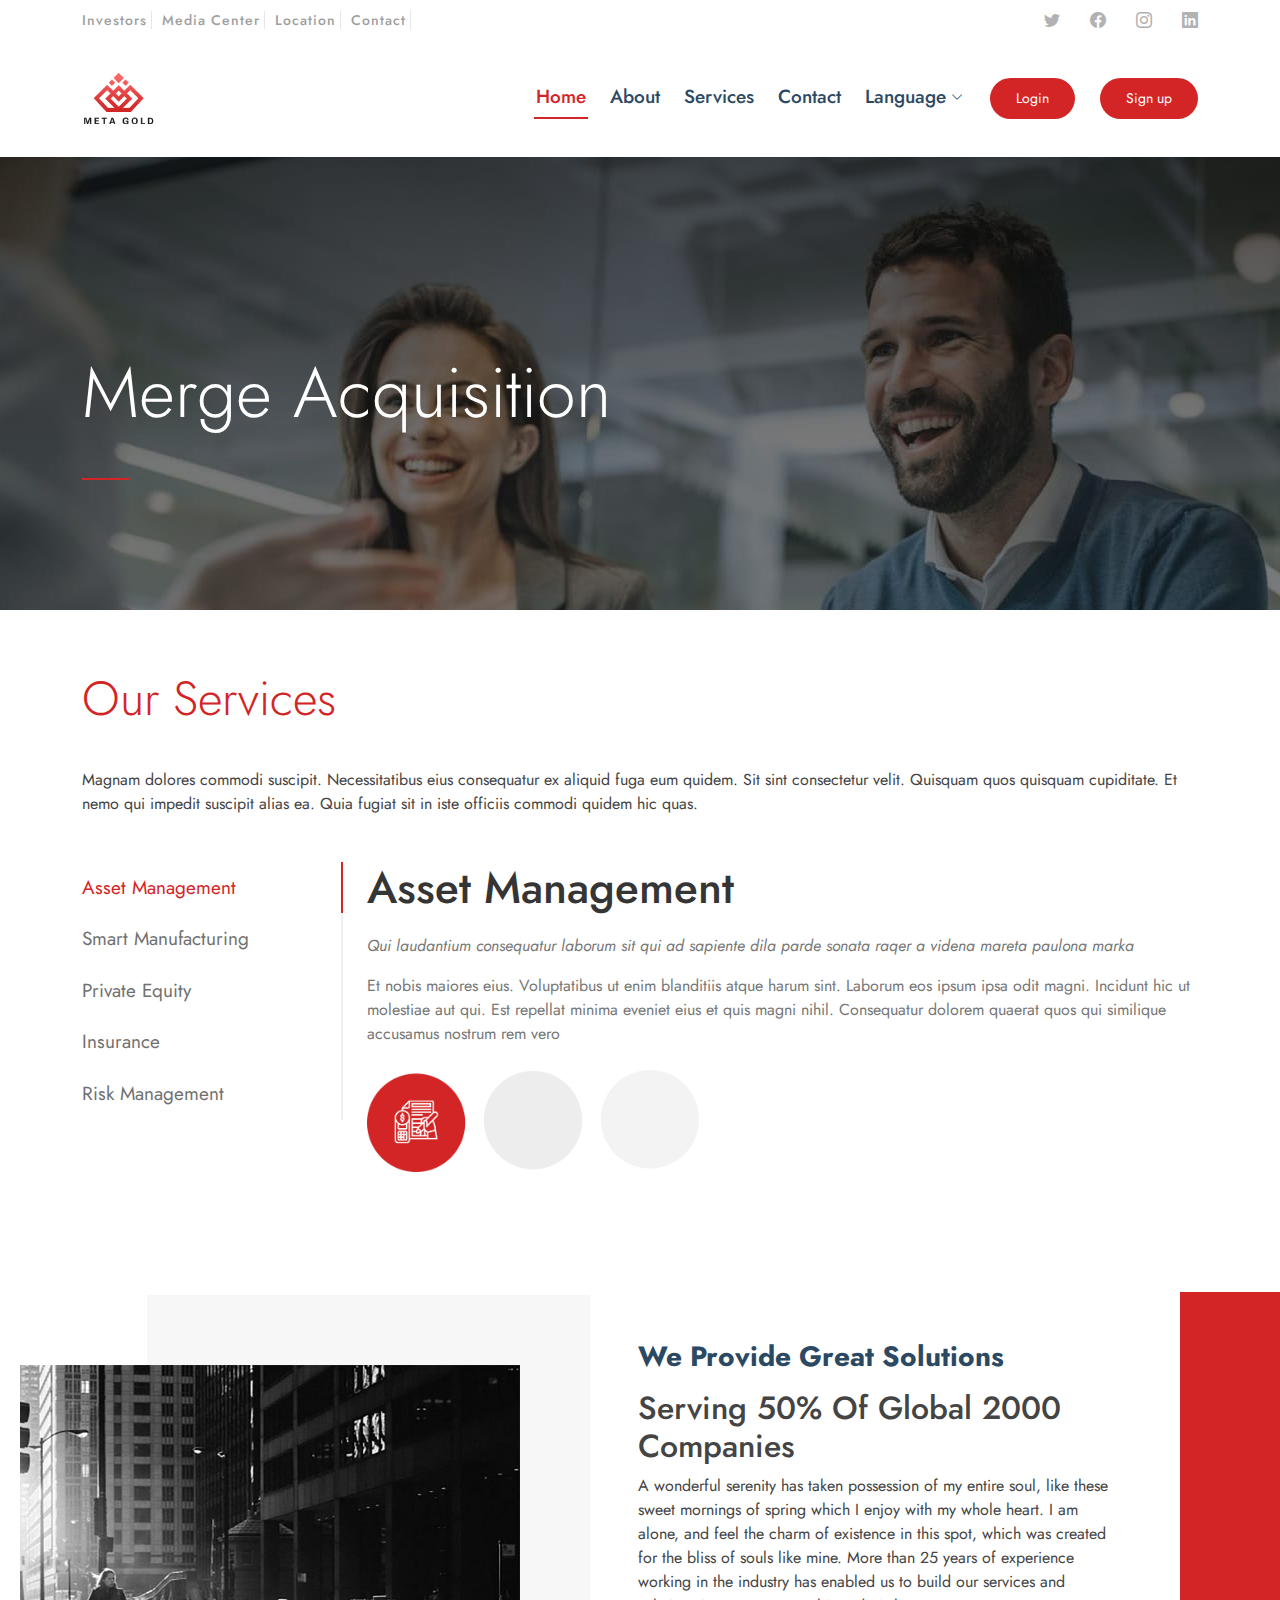
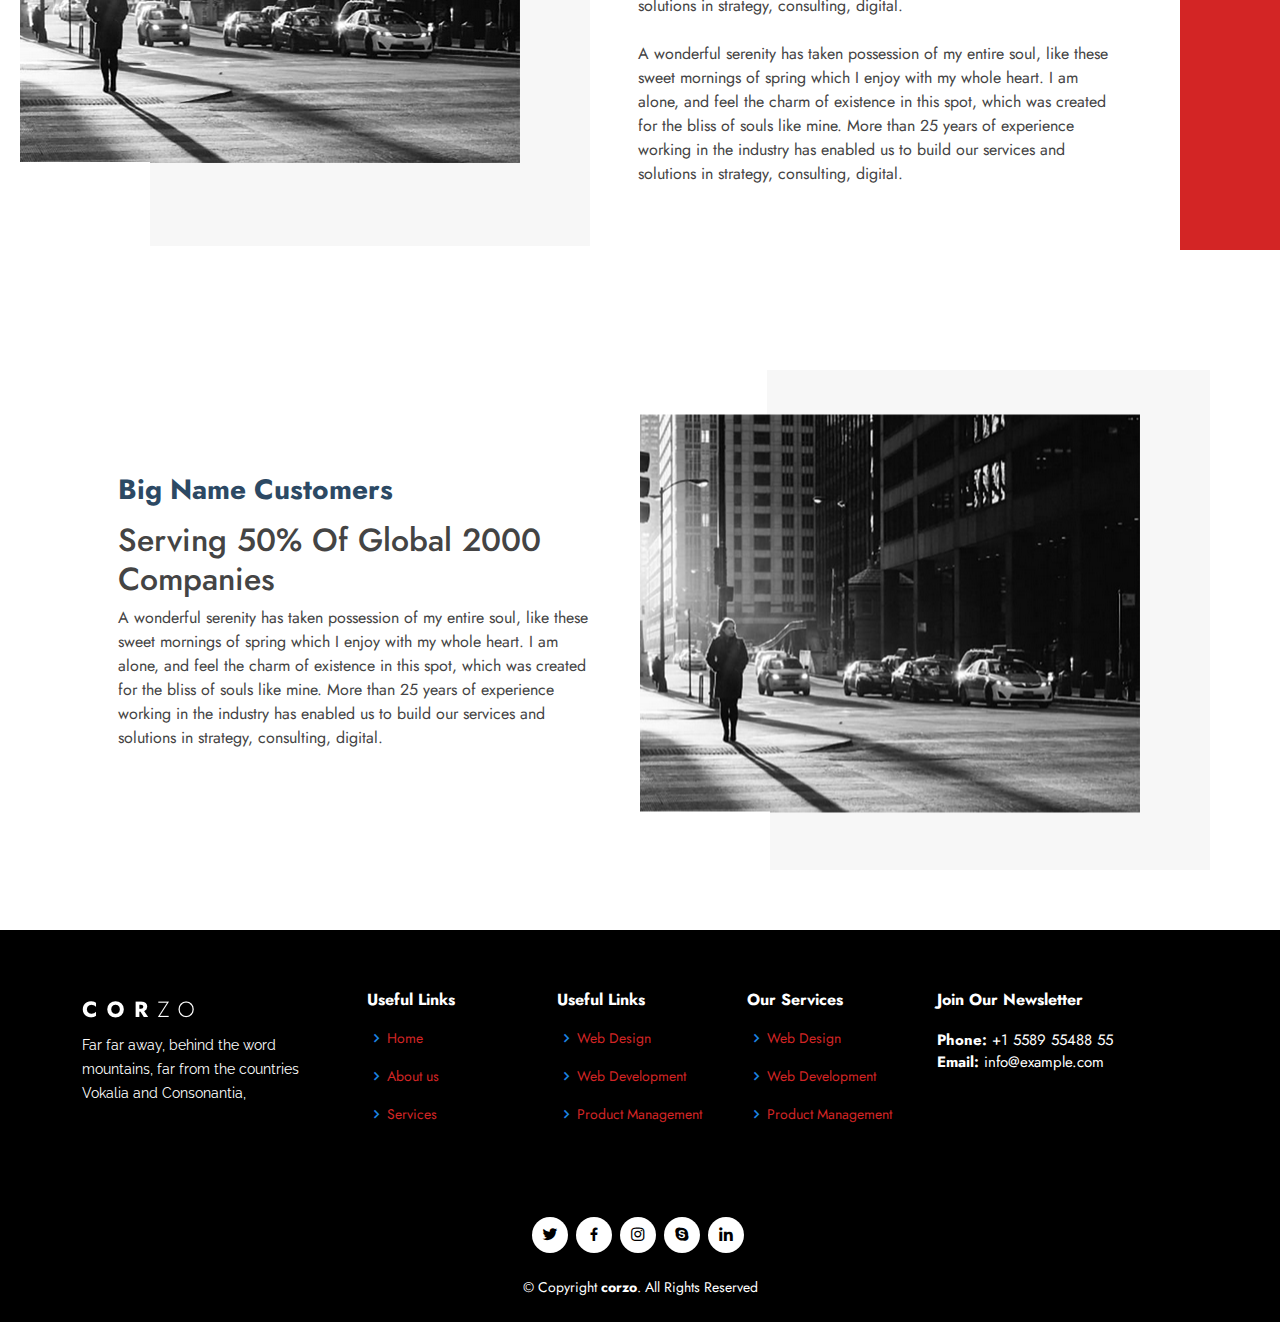
<file: merge-acquisition.html>
<!DOCTYPE html>
<html lang="en">

<head>
  <meta charset="utf-8">
  <meta content="width=device-width, initial-scale=1.0" name="viewport">

  <title>Merge Acquisition</title>
  <meta content="" name="description">
  <meta content="" name="keywords">

  <!-- Favicons -->
  <link href="assets/img/favicon.png" rel="icon">
  <link href="assets/img/apple-touch-icon.png" rel="apple-touch-icon">

  <!-- Google Fonts -->
  <link href="https://fonts.googleapis.com/css?family=Open+Sans:300,300i,400,400i,600,600i,700,700i|Raleway:300,300i,400,400i,500,500i,600,600i,700,700i|Poppins:300,300i,400,400i,500,500i,600,600i,700,700i" rel="stylesheet">

   <link href="https://fonts.googleapis.com/css2?family=Jost:ital,wght@0,100;0,200;0,400;0,500;0,600;0,700;1,100;1,200;1,300;1,400;1,500;1,600;1,700&display=swap" rel="stylesheet"> 

  <!-- Vendor CSS Files -->
  <link href="assets/vendor/fontawesome-free/css/all.min.css" rel="stylesheet">
  <link href="assets/vendor/animate.css/animate.min.css" rel="stylesheet">
  <link href="assets/vendor/bootstrap/css/bootstrap.min.css" rel="stylesheet">
  <link href="assets/vendor/bootstrap-icons/bootstrap-icons.css" rel="stylesheet">
  <link href="assets/vendor/boxicons/css/boxicons.min.css" rel="stylesheet">
  <link href="assets/vendor/glightbox/css/glightbox.min.css" rel="stylesheet">
  <link href="assets/vendor/remixicon/remixicon.css" rel="stylesheet">
  <link href="assets/vendor/swiper/swiper-bundle.min.css" rel="stylesheet">


  <link href="assets/css/style.css" rel="stylesheet">


</head>

<body>

  <!-- ======= Top Bar ======= -->
  <div id="topbar" class="d-flex align-items-center fixed-top">
    <div class="container d-flex justify-content-between">
      <div class="contact-info d-flex align-items-center">
        <i class="corzo-top-bar"> Investors</i>
        <i class="corzo-top-bar">Media Center</i> 
        <i class="corzo-top-bar">Location</i> 
        <i class="corzo-top-bar">Contact</i> 
      </div>
      <div class="d-none d-lg-flex social-links align-items-center">
        <a href="#" class="twitter"><i class="bi bi-twitter"></i></a>
        <a href="#" class="facebook"><i class="bi bi-facebook"></i></a>
        <a href="#" class="instagram"><i class="bi bi-instagram"></i></a>
        <a href="#" class="linkedin"><i class="bi bi-linkedin"></i></i></a>
      </div>
    </div>
  </div>

  <!-- ======= Header ======= -->
  <header id="header" class="fixed-top">
    <div class="container d-flex align-items-center">


<a href="index.html" class="logo me-auto"><img src="assets/img/hp2-logo.png" alt="" class="img-fluid"></a>

      <nav id="navbar" class="navbar order-last order-lg-0">
        <ul>
          <li><a class="nav-link scrollto active" href="#hero">Home</a></li>
          <li><a class="nav-link scrollto" href="about.html">About</a></li>
          <li><a class="nav-link scrollto" href="service.html">Services</a></li>
          <li><a class="nav-link scrollto" href="contact.html">Contact</a></li>
           <li class="dropdown"><a href="#"><span>Language</span> <i class="bi bi-chevron-down"></i></a>
            <ul>
              <li><a href="en/index.html">English</a></li>
              <li><a href="index.html">Malay</a></li>
            </ul>
          </li>
        </ul>
        <i class="bi bi-list mobile-nav-toggle"></i>
      </nav><!-- .navbar -->
      <a href="#appointment" class="appointment-btn scrollto">Login </a>
      <a href="#appointment" class="appointment-btn scrollto">Sign up </a>


    </div>
  </header><!-- End Header -->

  <!-- ======= Hero Section ======= -->
  <section id="hero" class="d-flex align-items-center hero-bg">

    <div class="container">
<div class="row">
      <div class="col-lg-5 pt-5 pt-lg-0 flex-column justify-content-center aos-init aos-animate" data-aos="fade-up">
  <!--     <h2>Our Story</h2> -->
      <h1 style="font-size: 70px;">Merge Acquisition</h1>
       <div class="border-center mt-4"></div>

    </div>
    </div>
    </div>
  </section><!-- End Hero -->

  <main id="main">


<!-- ======= Departments Section ======= -->
    <section id="departments" class="departments ab-bg">
      <div class="container">

        <div class="section-title">
          <h2>Our Services</h2>
          <p>Magnam dolores commodi suscipit. Necessitatibus eius consequatur ex aliquid fuga eum quidem. Sit sint consectetur velit. Quisquam quos quisquam cupiditate. Et nemo qui impedit suscipit alias ea. Quia fugiat sit in iste officiis commodi quidem hic quas.</p>
        </div>

        <div class="row">
          <div class="col-lg-3">
            <ul class="nav nav-tabs flex-column">
              <li class="nav-item">
                <a class="nav-link active show" data-bs-toggle="tab" href="#tab-1">Asset Management</a>
              </li>
              <li class="nav-item">
                <a class="nav-link" data-bs-toggle="tab" href="#tab-2">Smart Manufacturing</a>
              </li>
              <li class="nav-item">
                <a class="nav-link" data-bs-toggle="tab" href="#tab-3">Private Equity</a>
              </li>
              <li class="nav-item">
                <a class="nav-link" data-bs-toggle="tab" href="#tab-4">Insurance</a>
              </li>
              <li class="nav-item">
                <a class="nav-link" data-bs-toggle="tab" href="#tab-5">Risk Management</a>
              </li>
            </ul>
             <div class="border-"></div>
          </div>
          <div class="col-lg-9 mt-4 mt-lg-0">
            <div class="tab-content">
              <div class="tab-pane active show" id="tab-1">
                <div class="row">
                  <div class="col-lg-12 details order-2 order-lg-1">
                    <h3>Asset Management</h3>
                    <p class="fst-italic">Qui laudantium consequatur laborum sit qui ad sapiente dila parde sonata raqer a videna mareta paulona marka</p>
                    <p>Et nobis maiores eius. Voluptatibus ut enim blanditiis atque harum sint. Laborum eos ipsum ipsa odit magni. Incidunt hic ut molestiae aut qui. Est repellat minima eveniet eius et quis magni nihil. Consequatur dolorem quaerat quos qui similique accusamus nostrum rem vero</p>
                  </div>
                </div>
              </div>
              <div class="tab-pane" id="tab-2">
                <div class="row">
                  <div class="col-lg-12 details order-2 order-lg-1">
                    <h3>Smart Manufacturing</h3>
                    <p class="fst-italic">Qui laudantium consequatur laborum sit qui ad sapiente dila parde sonata raqer a videna mareta paulona marka</p>
                    <p>Ea ipsum voluptatem consequatur quis est. Illum error ullam omnis quia et reiciendis sunt sunt est. Non aliquid repellendus itaque accusamus eius et velit ipsa voluptates. Optio nesciunt eaque beatae accusamus lerode pakto madirna desera vafle de nideran pal</p>
                  </div>

                </div>
              </div>
              <div class="tab-pane" id="tab-3">
                <div class="row">
                  <div class="col-lg-12 details order-2 order-lg-1">
                    <h3>Private Equity</h3>
                    <p class="fst-italic">Eos voluptatibus quo. Odio similique illum id quidem non enim fuga. Qui natus non sunt dicta dolor et. In asperiores velit quaerat perferendis aut</p>
                    <p>Iure officiis odit rerum. Harum sequi eum illum corrupti culpa veritatis quisquam. Neque necessitatibus illo rerum eum ut. Commodi ipsam minima molestiae sed laboriosam a iste odio. Earum odit nesciunt fugiat sit ullam. Soluta et harum voluptatem optio quae</p>
                  </div>
                </div>
              </div>
              <div class="tab-pane" id="tab-4">
                <div class="row">
                  <div class="col-lg-12 details order-2 order-lg-1">
                    <h3>Insurance</h3>
                    <p class="fst-italic">Totam aperiam accusamus. Repellat consequuntur iure voluptas iure porro quis delectus</p>
                    <p>Eaque consequuntur consequuntur libero expedita in voluptas. Nostrum ipsam necessitatibus aliquam fugiat debitis quis velit. Eum ex maxime error in consequatur corporis atque. Eligendi asperiores sed qui veritatis aperiam quia a laborum inventore</p>
                  </div>

                </div>
              </div>
              <div class="tab-pane" id="tab-5">
                <div class="row">
                  <div class="col-lg-12 details order-2 order-lg-1">
                    <h3>Risk Management</h3>
                    <p class="fst-italic">Omnis blanditiis saepe eos autem qui sunt debitis porro quia.</p>
                    <p>Exercitationem nostrum omnis. Ut reiciendis repudiandae minus. Omnis recusandae ut non quam ut quod eius qui. Ipsum quia odit vero atque qui quibusdam amet. Occaecati sed est sint aut vitae molestiae voluptate vel</p>
                  </div>

                </div>
              </div>

              <img src="assets/img/icon-img002-1.png" alt="" title="icon tax" width="40%" height="auto" class="mt-4">
            </div>
          </div>
        </div>

      </div>
    </section><!-- End Departments Section -->


    <!-- ======= About Section ======= -->
    <section id="about" class="about">
      <div class="bord-right">
      <div class="container">

        <div class="row">
          <div class="col-xl-6 col-lg-6 private d-flex justify-content-center align-items-stretch position-relative">
          </div>

          <div class="col-xl-6 col-lg-6 icon-boxes d-flex flex-column align-items-stretch justify-content-center py-5 px-lg-5">
            <h3> We Provide Great Solutions </h3>
            <h2>Serving 50% Of
Global 2000 Companies</h2>
            <p>A wonderful serenity has taken possession of my entire soul, like these sweet mornings of spring which I enjoy with my whole heart. I am alone, and feel the charm of existence in this spot, which was created for the bliss of souls like mine. More than 25 years of experience working in the industry has enabled us to build our services and solutions in strategy, consulting, digital. 
              <br>
              <br>
A wonderful serenity has taken possession of my entire soul, like these sweet mornings of spring which I enjoy with my whole heart. I am alone, and feel the charm of existence in this spot, which was created for the bliss of souls like mine. More than 25 years of experience working in the industry has enabled us to build our services and solutions in strategy, consulting, digital. 

            </p>

          </div>
        </div>
</div>
      </div>
    </section><!-- End About Section -->


    <!-- ======= About Section ======= -->
    <section id="about" class="about ab-bg">
 
      <div class="container">

        <div class="row">

          <div class="col-xl-6 col-lg-6 icon-boxes d-flex flex-column align-items-stretch justify-content-center py-5 px-lg-5">
            <h3> Big Name Customers </h3>
            <h2>Serving 50% Of
Global 2000 Companies</h2>
            <p>
A wonderful serenity has taken possession of my entire soul, like these sweet mornings of spring which I enjoy with my whole heart. I am alone, and feel the charm of existence in this spot, which was created for the bliss of souls like mine. More than 25 years of experience working in the industry has enabled us to build our services and solutions in strategy, consulting, digital.

            </p>

          </div>

          <div class="col-xl-6 col-lg-6 bgab d-flex justify-content-center align-items-stretch position-relative">
          </div>
          
        </div>
      </div>
    </section><!-- End About Section -->
   

<!-- ======= Footer ======= -->
  <footer id="footer">

    <div class="footer-top">
      <div class="container">
        <div class="row">

          <div class="col-lg-3 col-md-6 footer-contact">
            <h3><a href="index.html" class="logo me-auto"><img src="assets/img/logox1.png" alt="" class="img-fluid"></a></h3>
            <p>
             Far far away, behind the word mountains, far from the countries Vokalia and Consonantia,

            </p>
          </div>

          <div class="col-6 col-lg-2 col-md-6 footer-links">
            <h4>Useful Links</h4>
            <ul>
              <li><i class="bx bx-chevron-right"></i> <a href="#">Home</a></li>
              <li><i class="bx bx-chevron-right"></i> <a href="#">About us</a></li>
              <li><i class="bx bx-chevron-right"></i> <a href="#">Services</a></li>

            </ul>
          </div>

                    <div class="col-6 col-lg-2 col-md-6 footer-links">
                      <h4>Useful Links</h4>
            <ul>
              <li><i class="bx bx-chevron-right"></i> <a href="#">Web Design</a></li>
              <li><i class="bx bx-chevron-right"></i> <a href="#">Web Development</a></li>
              <li><i class="bx bx-chevron-right"></i> <a href="#">Product Management</a></li>

            </ul>
          </div>

          <div class="col-6 col-lg-2 col-md-6 footer-links">
            <h4>Our Services</h4>
            <ul>
              <li><i class="bx bx-chevron-right"></i> <a href="#">Web Design</a></li>
              <li><i class="bx bx-chevron-right"></i> <a href="#">Web Development</a></li>
              <li><i class="bx bx-chevron-right"></i> <a href="#">Product Management</a></li>

            </ul>
          </div>

          <div class="col-6 col-lg-3 col-md-6 footer-newsletter">
            <h4>Join Our Newsletter</h4>
              <strong>Phone:</strong> +1 5589 55488 55<br>
              <strong>Email:</strong> info@example.com<br>
          </div>

        </div>
      </div>
    </div>

    <div class="container py-4 text-center">

      <div class="me-md-auto text-center text-md-start">
      <div class="social-links text-center">
        <a href="#" class="twitter"><i class="bx bxl-twitter"></i></a>
        <a href="#" class="facebook"><i class="bx bxl-facebook"></i></a>
        <a href="#" class="instagram"><i class="bx bxl-instagram"></i></a>
        <a href="#" class="google-plus"><i class="bx bxl-skype"></i></a>
        <a href="#" class="linkedin"><i class="bx bxl-linkedin"></i></a>
      </div>

        <div class="copyright text-center mt-4">
          &copy; Copyright <strong><span>corzo</span></strong>. All Rights Reserved
        </div>
      </div>

    </div>
  </footer><!-- End Footer -->

  <div id="preloader"></div>
  <a href="#" class="back-to-top d-flex align-items-center justify-content-center"><i class="bi bi-arrow-up-short"></i></a>

  <!-- Vendor JS Files -->
  <script src="assets/vendor/purecounter/purecounter.js"></script>
  <script src="assets/vendor/bootstrap/js/bootstrap.bundle.min.js"></script>
  <script src="assets/vendor/glightbox/js/glightbox.min.js"></script>
  <script src="assets/vendor/swiper/swiper-bundle.min.js"></script>
  <script src="assets/vendor/php-email-form/validate.js"></script>

  <!-- Template Main JS File -->
  <script src="assets/js/main.js"></script>

</body>

</html>
</file>
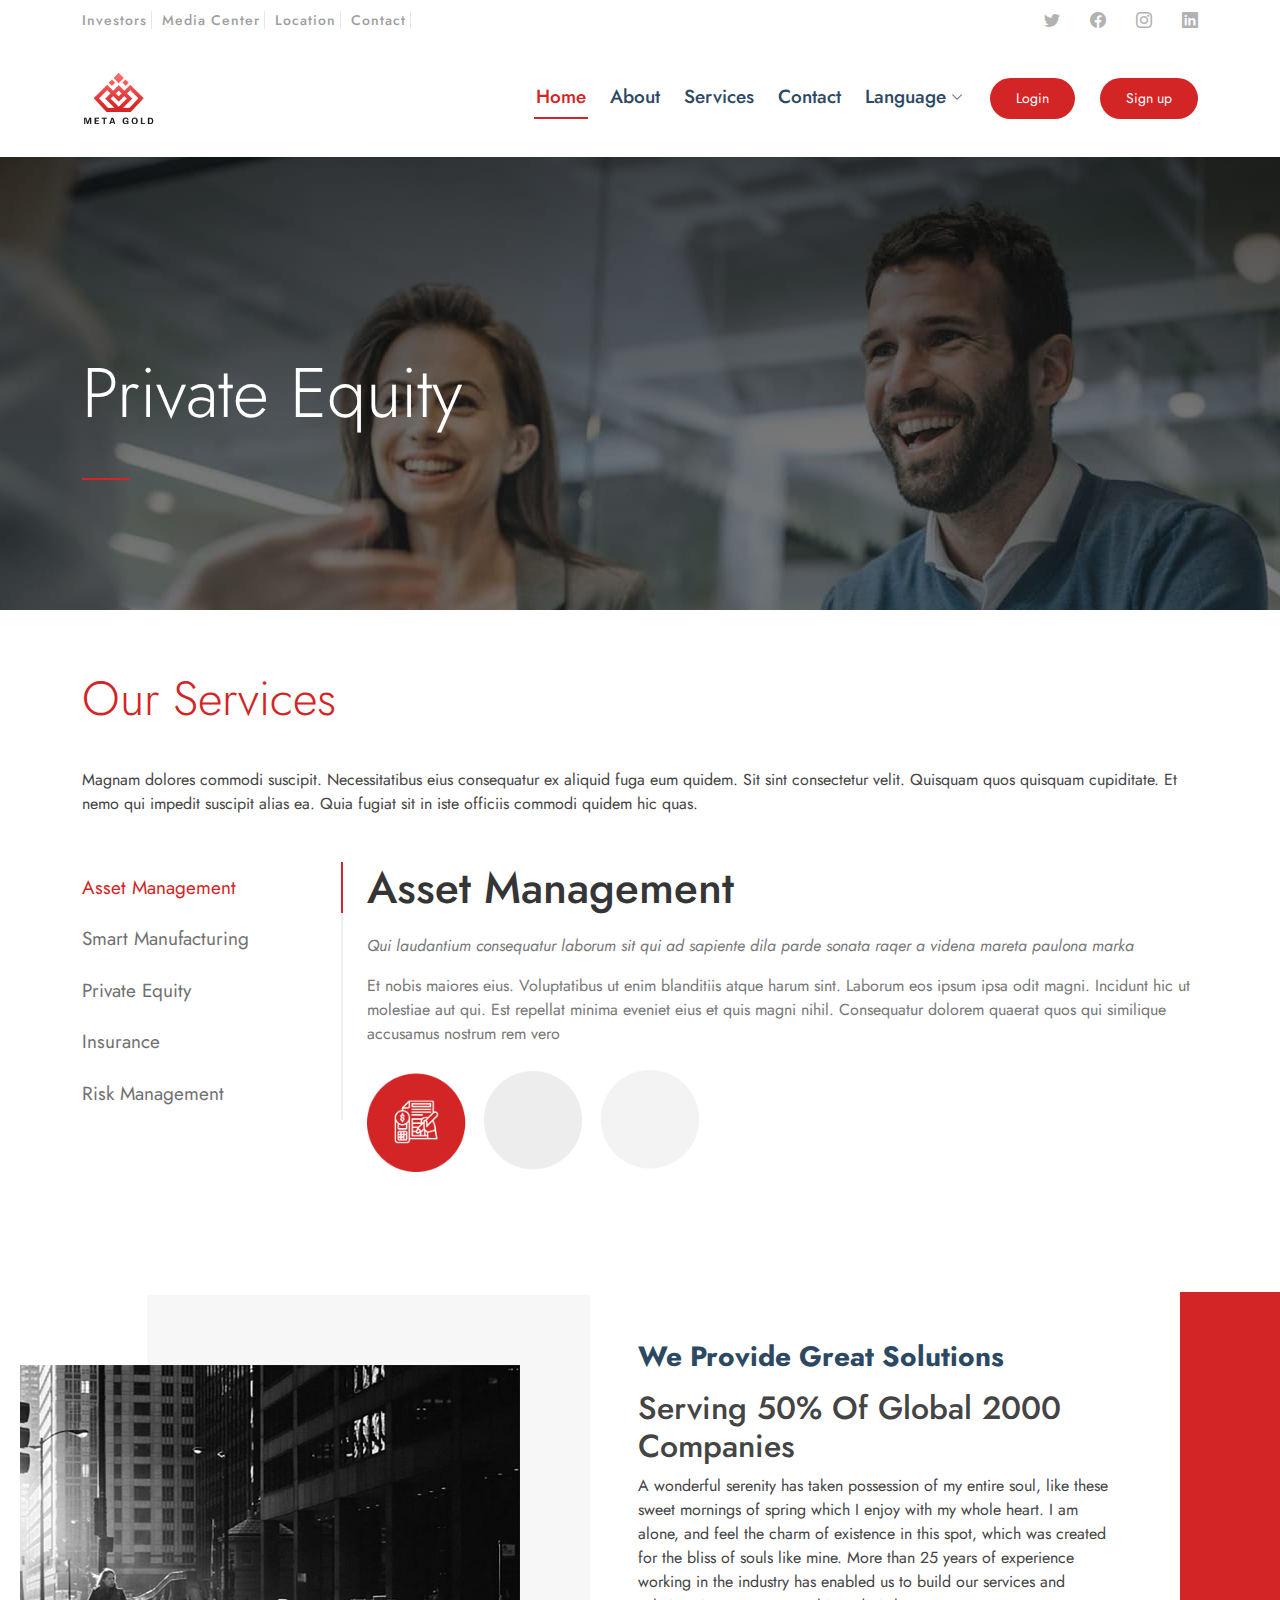
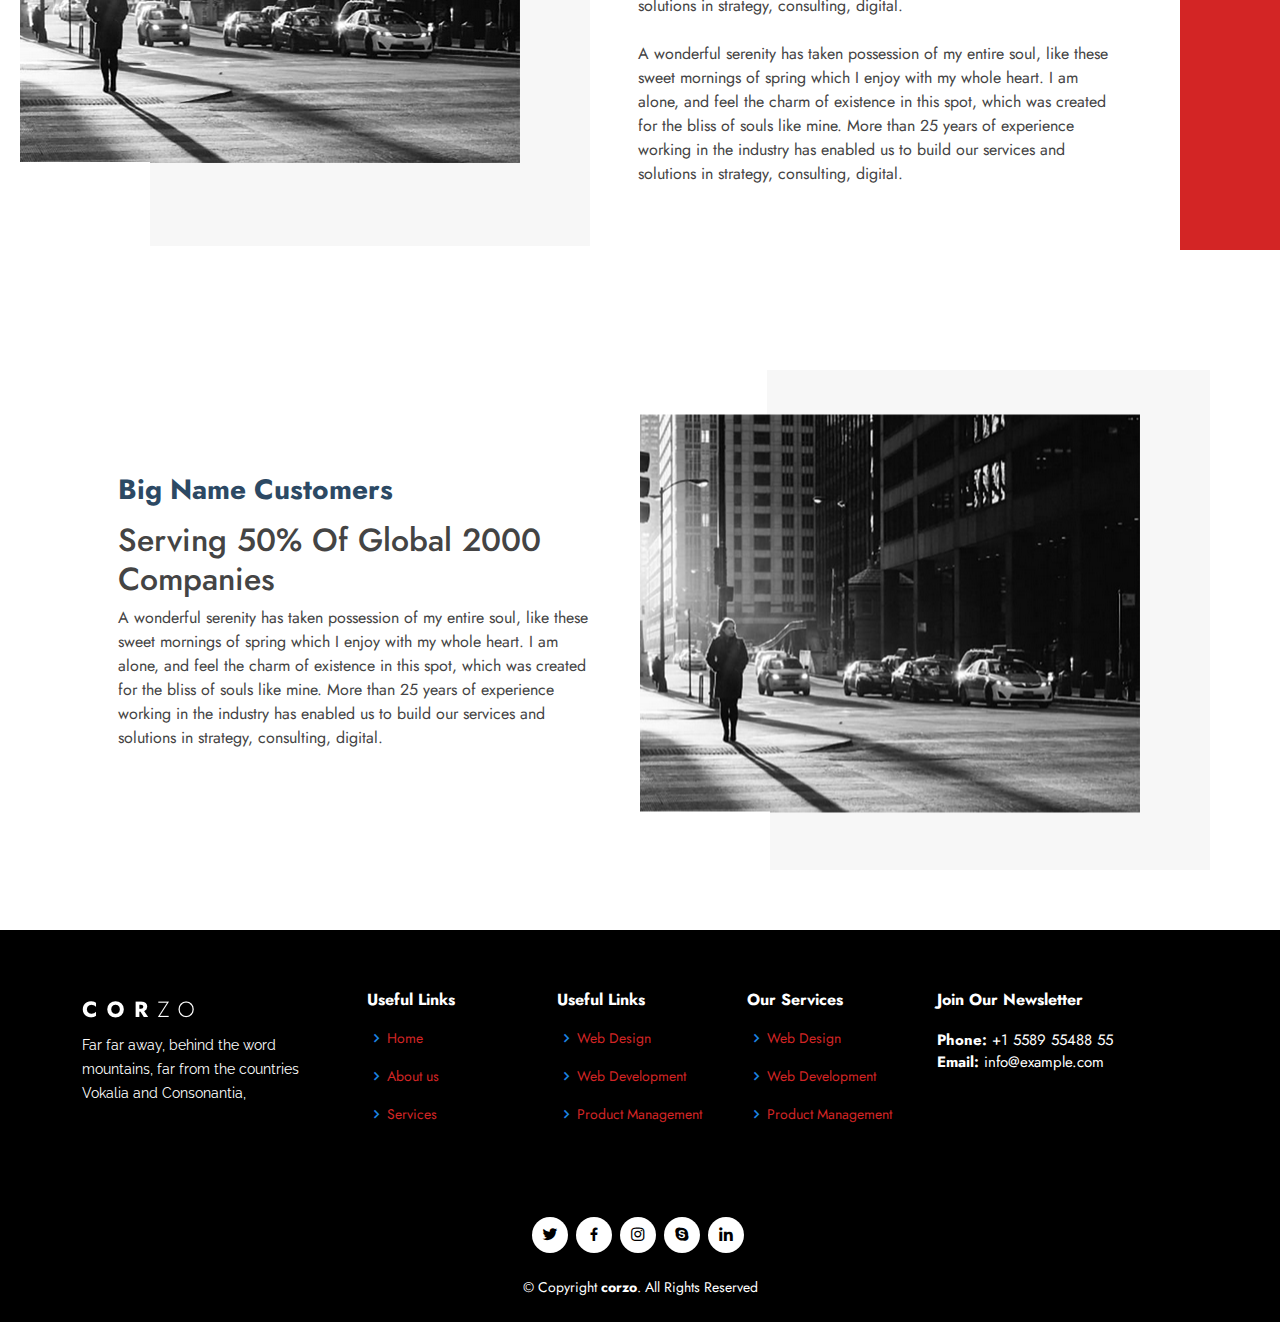
<file: private-equity.html>
<!DOCTYPE html>
<html lang="en">

<head>
  <meta charset="utf-8">
  <meta content="width=device-width, initial-scale=1.0" name="viewport">

  <title>corzo</title>
  <meta content="" name="description">
  <meta content="" name="keywords">

  <!-- Favicons -->
  <link href="assets/img/favicon.png" rel="icon">
  <link href="assets/img/apple-touch-icon.png" rel="apple-touch-icon">

  <!-- Google Fonts -->
  <link href="https://fonts.googleapis.com/css?family=Open+Sans:300,300i,400,400i,600,600i,700,700i|Raleway:300,300i,400,400i,500,500i,600,600i,700,700i|Poppins:300,300i,400,400i,500,500i,600,600i,700,700i" rel="stylesheet">

   <link href="https://fonts.googleapis.com/css2?family=Jost:ital,wght@0,100;0,200;0,400;0,500;0,600;0,700;1,100;1,200;1,300;1,400;1,500;1,600;1,700&display=swap" rel="stylesheet"> 

  <!-- Vendor CSS Files -->
  <link href="assets/vendor/fontawesome-free/css/all.min.css" rel="stylesheet">
  <link href="assets/vendor/animate.css/animate.min.css" rel="stylesheet">
  <link href="assets/vendor/bootstrap/css/bootstrap.min.css" rel="stylesheet">
  <link href="assets/vendor/bootstrap-icons/bootstrap-icons.css" rel="stylesheet">
  <link href="assets/vendor/boxicons/css/boxicons.min.css" rel="stylesheet">
  <link href="assets/vendor/glightbox/css/glightbox.min.css" rel="stylesheet">
  <link href="assets/vendor/remixicon/remixicon.css" rel="stylesheet">
  <link href="assets/vendor/swiper/swiper-bundle.min.css" rel="stylesheet">


  <link href="assets/css/style.css" rel="stylesheet">


</head>

<body>

  <!-- ======= Top Bar ======= -->
  <div id="topbar" class="d-flex align-items-center fixed-top">
    <div class="container d-flex justify-content-between">
      <div class="contact-info d-flex align-items-center">
        <i class="corzo-top-bar"> Investors</i>
        <i class="corzo-top-bar">Media Center</i> 
        <i class="corzo-top-bar">Location</i> 
        <i class="corzo-top-bar">Contact</i> 
      </div>
      <div class="d-none d-lg-flex social-links align-items-center">
        <a href="#" class="twitter"><i class="bi bi-twitter"></i></a>
        <a href="#" class="facebook"><i class="bi bi-facebook"></i></a>
        <a href="#" class="instagram"><i class="bi bi-instagram"></i></a>
        <a href="#" class="linkedin"><i class="bi bi-linkedin"></i></i></a>
      </div>
    </div>
  </div>

  <!-- ======= Header ======= -->
  <header id="header" class="fixed-top">
    <div class="container d-flex align-items-center">


<a href="index.html" class="logo me-auto"><img src="assets/img/hp2-logo.png" alt="" class="img-fluid"></a>

      <nav id="navbar" class="navbar order-last order-lg-0">
        <ul>
          <li><a class="nav-link scrollto active" href="#hero">Home</a></li>
          <li><a class="nav-link scrollto" href="about.html">About</a></li>
          <li><a class="nav-link scrollto" href="service.html">Services</a></li>
          <li><a class="nav-link scrollto" href="contact.html">Contact</a></li>
           <li class="dropdown"><a href="#"><span>Language</span> <i class="bi bi-chevron-down"></i></a>
            <ul>
              <li><a href="en/index.html">English</a></li>
              <li><a href="index.html">Malay</a></li>
            </ul>
          </li>
        </ul>
        <i class="bi bi-list mobile-nav-toggle"></i>
      </nav><!-- .navbar -->
      <a href="#appointment" class="appointment-btn scrollto">Login </a>
      <a href="#appointment" class="appointment-btn scrollto">Sign up </a>


    </div>
  </header><!-- End Header -->

  <!-- ======= Hero Section ======= -->
  <section id="hero" class="d-flex align-items-center hero-bg">

    <div class="container">
<div class="row">
      <div class="col-lg-5 pt-5 pt-lg-0 flex-column justify-content-center aos-init aos-animate" data-aos="fade-up">
  <!--     <h2>Our Story</h2> -->
      <h1 style="font-size: 70px;">Private Equity</h1>
       <div class="border-center mt-4"></div>

    </div>
    </div>
    </div>
  </section><!-- End Hero -->

  <main id="main">


<!-- ======= Departments Section ======= -->
    <section id="departments" class="departments ab-bg">
      <div class="container">

        <div class="section-title">
          <h2>Our Services</h2>
          <p>Magnam dolores commodi suscipit. Necessitatibus eius consequatur ex aliquid fuga eum quidem. Sit sint consectetur velit. Quisquam quos quisquam cupiditate. Et nemo qui impedit suscipit alias ea. Quia fugiat sit in iste officiis commodi quidem hic quas.</p>
        </div>

        <div class="row">
          <div class="col-lg-3">
            <ul class="nav nav-tabs flex-column">
              <li class="nav-item">
                <a class="nav-link active show" data-bs-toggle="tab" href="#tab-1">Asset Management</a>
              </li>
              <li class="nav-item">
                <a class="nav-link" data-bs-toggle="tab" href="#tab-2">Smart Manufacturing</a>
              </li>
              <li class="nav-item">
                <a class="nav-link" data-bs-toggle="tab" href="#tab-3">Private Equity</a>
              </li>
              <li class="nav-item">
                <a class="nav-link" data-bs-toggle="tab" href="#tab-4">Insurance</a>
              </li>
              <li class="nav-item">
                <a class="nav-link" data-bs-toggle="tab" href="#tab-5">Risk Management</a>
              </li>
            </ul>
             <div class="border-"></div>
          </div>
          <div class="col-lg-9 mt-4 mt-lg-0">
            <div class="tab-content">
              <div class="tab-pane active show" id="tab-1">
                <div class="row">
                  <div class="col-lg-12 details order-2 order-lg-1">
                    <h3>Asset Management</h3>
                    <p class="fst-italic">Qui laudantium consequatur laborum sit qui ad sapiente dila parde sonata raqer a videna mareta paulona marka</p>
                    <p>Et nobis maiores eius. Voluptatibus ut enim blanditiis atque harum sint. Laborum eos ipsum ipsa odit magni. Incidunt hic ut molestiae aut qui. Est repellat minima eveniet eius et quis magni nihil. Consequatur dolorem quaerat quos qui similique accusamus nostrum rem vero</p>
                  </div>
                </div>
              </div>
              <div class="tab-pane" id="tab-2">
                <div class="row">
                  <div class="col-lg-12 details order-2 order-lg-1">
                    <h3>Smart Manufacturing</h3>
                    <p class="fst-italic">Qui laudantium consequatur laborum sit qui ad sapiente dila parde sonata raqer a videna mareta paulona marka</p>
                    <p>Ea ipsum voluptatem consequatur quis est. Illum error ullam omnis quia et reiciendis sunt sunt est. Non aliquid repellendus itaque accusamus eius et velit ipsa voluptates. Optio nesciunt eaque beatae accusamus lerode pakto madirna desera vafle de nideran pal</p>
                  </div>

                </div>
              </div>
              <div class="tab-pane" id="tab-3">
                <div class="row">
                  <div class="col-lg-12 details order-2 order-lg-1">
                    <h3>Private Equity</h3>
                    <p class="fst-italic">Eos voluptatibus quo. Odio similique illum id quidem non enim fuga. Qui natus non sunt dicta dolor et. In asperiores velit quaerat perferendis aut</p>
                    <p>Iure officiis odit rerum. Harum sequi eum illum corrupti culpa veritatis quisquam. Neque necessitatibus illo rerum eum ut. Commodi ipsam minima molestiae sed laboriosam a iste odio. Earum odit nesciunt fugiat sit ullam. Soluta et harum voluptatem optio quae</p>
                  </div>
                </div>
              </div>
              <div class="tab-pane" id="tab-4">
                <div class="row">
                  <div class="col-lg-12 details order-2 order-lg-1">
                    <h3>Insurance</h3>
                    <p class="fst-italic">Totam aperiam accusamus. Repellat consequuntur iure voluptas iure porro quis delectus</p>
                    <p>Eaque consequuntur consequuntur libero expedita in voluptas. Nostrum ipsam necessitatibus aliquam fugiat debitis quis velit. Eum ex maxime error in consequatur corporis atque. Eligendi asperiores sed qui veritatis aperiam quia a laborum inventore</p>
                  </div>

                </div>
              </div>
              <div class="tab-pane" id="tab-5">
                <div class="row">
                  <div class="col-lg-12 details order-2 order-lg-1">
                    <h3>Risk Management</h3>
                    <p class="fst-italic">Omnis blanditiis saepe eos autem qui sunt debitis porro quia.</p>
                    <p>Exercitationem nostrum omnis. Ut reiciendis repudiandae minus. Omnis recusandae ut non quam ut quod eius qui. Ipsum quia odit vero atque qui quibusdam amet. Occaecati sed est sint aut vitae molestiae voluptate vel</p>
                  </div>

                </div>
              </div>

              <img src="assets/img/icon-img002-1.png" alt="" title="icon tax" width="40%" height="auto" class="mt-4">
            </div>
          </div>
        </div>

      </div>
    </section><!-- End Departments Section -->


    <!-- ======= About Section ======= -->
    <section id="about" class="about">
      <div class="bord-right">
      <div class="container">

        <div class="row">
          <div class="col-xl-6 col-lg-6 private d-flex justify-content-center align-items-stretch position-relative">
          </div>

          <div class="col-xl-6 col-lg-6 icon-boxes d-flex flex-column align-items-stretch justify-content-center py-5 px-lg-5">
            <h3> We Provide Great Solutions </h3>
            <h2>Serving 50% Of
Global 2000 Companies</h2>
            <p>A wonderful serenity has taken possession of my entire soul, like these sweet mornings of spring which I enjoy with my whole heart. I am alone, and feel the charm of existence in this spot, which was created for the bliss of souls like mine. More than 25 years of experience working in the industry has enabled us to build our services and solutions in strategy, consulting, digital. 
              <br>
              <br>
A wonderful serenity has taken possession of my entire soul, like these sweet mornings of spring which I enjoy with my whole heart. I am alone, and feel the charm of existence in this spot, which was created for the bliss of souls like mine. More than 25 years of experience working in the industry has enabled us to build our services and solutions in strategy, consulting, digital. 

            </p>

          </div>
        </div>
</div>
      </div>
    </section><!-- End About Section -->


    <!-- ======= About Section ======= -->
    <section id="about" class="about ab-bg">
 
      <div class="container">

        <div class="row">

          <div class="col-xl-6 col-lg-6 icon-boxes d-flex flex-column align-items-stretch justify-content-center py-5 px-lg-5">
            <h3> Big Name Customers </h3>
            <h2>Serving 50% Of
Global 2000 Companies</h2>
            <p>
A wonderful serenity has taken possession of my entire soul, like these sweet mornings of spring which I enjoy with my whole heart. I am alone, and feel the charm of existence in this spot, which was created for the bliss of souls like mine. More than 25 years of experience working in the industry has enabled us to build our services and solutions in strategy, consulting, digital.

            </p>

          </div>

          <div class="col-xl-6 col-lg-6 bgab d-flex justify-content-center align-items-stretch position-relative">
          </div>
          
        </div>
      </div>
    </section><!-- End About Section -->
   

<!-- ======= Footer ======= -->
  <footer id="footer">

    <div class="footer-top">
      <div class="container">
        <div class="row">

          <div class="col-lg-3 col-md-6 footer-contact">
            <h3><a href="index.html" class="logo me-auto"><img src="assets/img/logox1.png" alt="" class="img-fluid"></a></h3>
            <p>
             Far far away, behind the word mountains, far from the countries Vokalia and Consonantia,

            </p>
          </div>

          <div class="col-6 col-lg-2 col-md-6 footer-links">
            <h4>Useful Links</h4>
            <ul>
              <li><i class="bx bx-chevron-right"></i> <a href="#">Home</a></li>
              <li><i class="bx bx-chevron-right"></i> <a href="#">About us</a></li>
              <li><i class="bx bx-chevron-right"></i> <a href="#">Services</a></li>

            </ul>
          </div>

                    <div class="col-6 col-lg-2 col-md-6 footer-links">
                      <h4>Useful Links</h4>
            <ul>
              <li><i class="bx bx-chevron-right"></i> <a href="#">Web Design</a></li>
              <li><i class="bx bx-chevron-right"></i> <a href="#">Web Development</a></li>
              <li><i class="bx bx-chevron-right"></i> <a href="#">Product Management</a></li>

            </ul>
          </div>

          <div class="col-6 col-lg-2 col-md-6 footer-links">
            <h4>Our Services</h4>
            <ul>
              <li><i class="bx bx-chevron-right"></i> <a href="#">Web Design</a></li>
              <li><i class="bx bx-chevron-right"></i> <a href="#">Web Development</a></li>
              <li><i class="bx bx-chevron-right"></i> <a href="#">Product Management</a></li>

            </ul>
          </div>

          <div class="col-6 col-lg-3 col-md-6 footer-newsletter">
            <h4>Join Our Newsletter</h4>
              <strong>Phone:</strong> +1 5589 55488 55<br>
              <strong>Email:</strong> info@example.com<br>
          </div>

        </div>
      </div>
    </div>

    <div class="container py-4 text-center">

      <div class="me-md-auto text-center text-md-start">
      <div class="social-links text-center">
        <a href="#" class="twitter"><i class="bx bxl-twitter"></i></a>
        <a href="#" class="facebook"><i class="bx bxl-facebook"></i></a>
        <a href="#" class="instagram"><i class="bx bxl-instagram"></i></a>
        <a href="#" class="google-plus"><i class="bx bxl-skype"></i></a>
        <a href="#" class="linkedin"><i class="bx bxl-linkedin"></i></a>
      </div>

        <div class="copyright text-center mt-4">
          &copy; Copyright <strong><span>corzo</span></strong>. All Rights Reserved
        </div>
      </div>

    </div>
  </footer><!-- End Footer -->

  <div id="preloader"></div>
  <a href="#" class="back-to-top d-flex align-items-center justify-content-center"><i class="bi bi-arrow-up-short"></i></a>

  <!-- Vendor JS Files -->
  <script src="assets/vendor/purecounter/purecounter.js"></script>
  <script src="assets/vendor/bootstrap/js/bootstrap.bundle.min.js"></script>
  <script src="assets/vendor/glightbox/js/glightbox.min.js"></script>
  <script src="assets/vendor/swiper/swiper-bundle.min.js"></script>
  <script src="assets/vendor/php-email-form/validate.js"></script>

  <!-- Template Main JS File -->
  <script src="assets/js/main.js"></script>

</body>

</html>
</file>
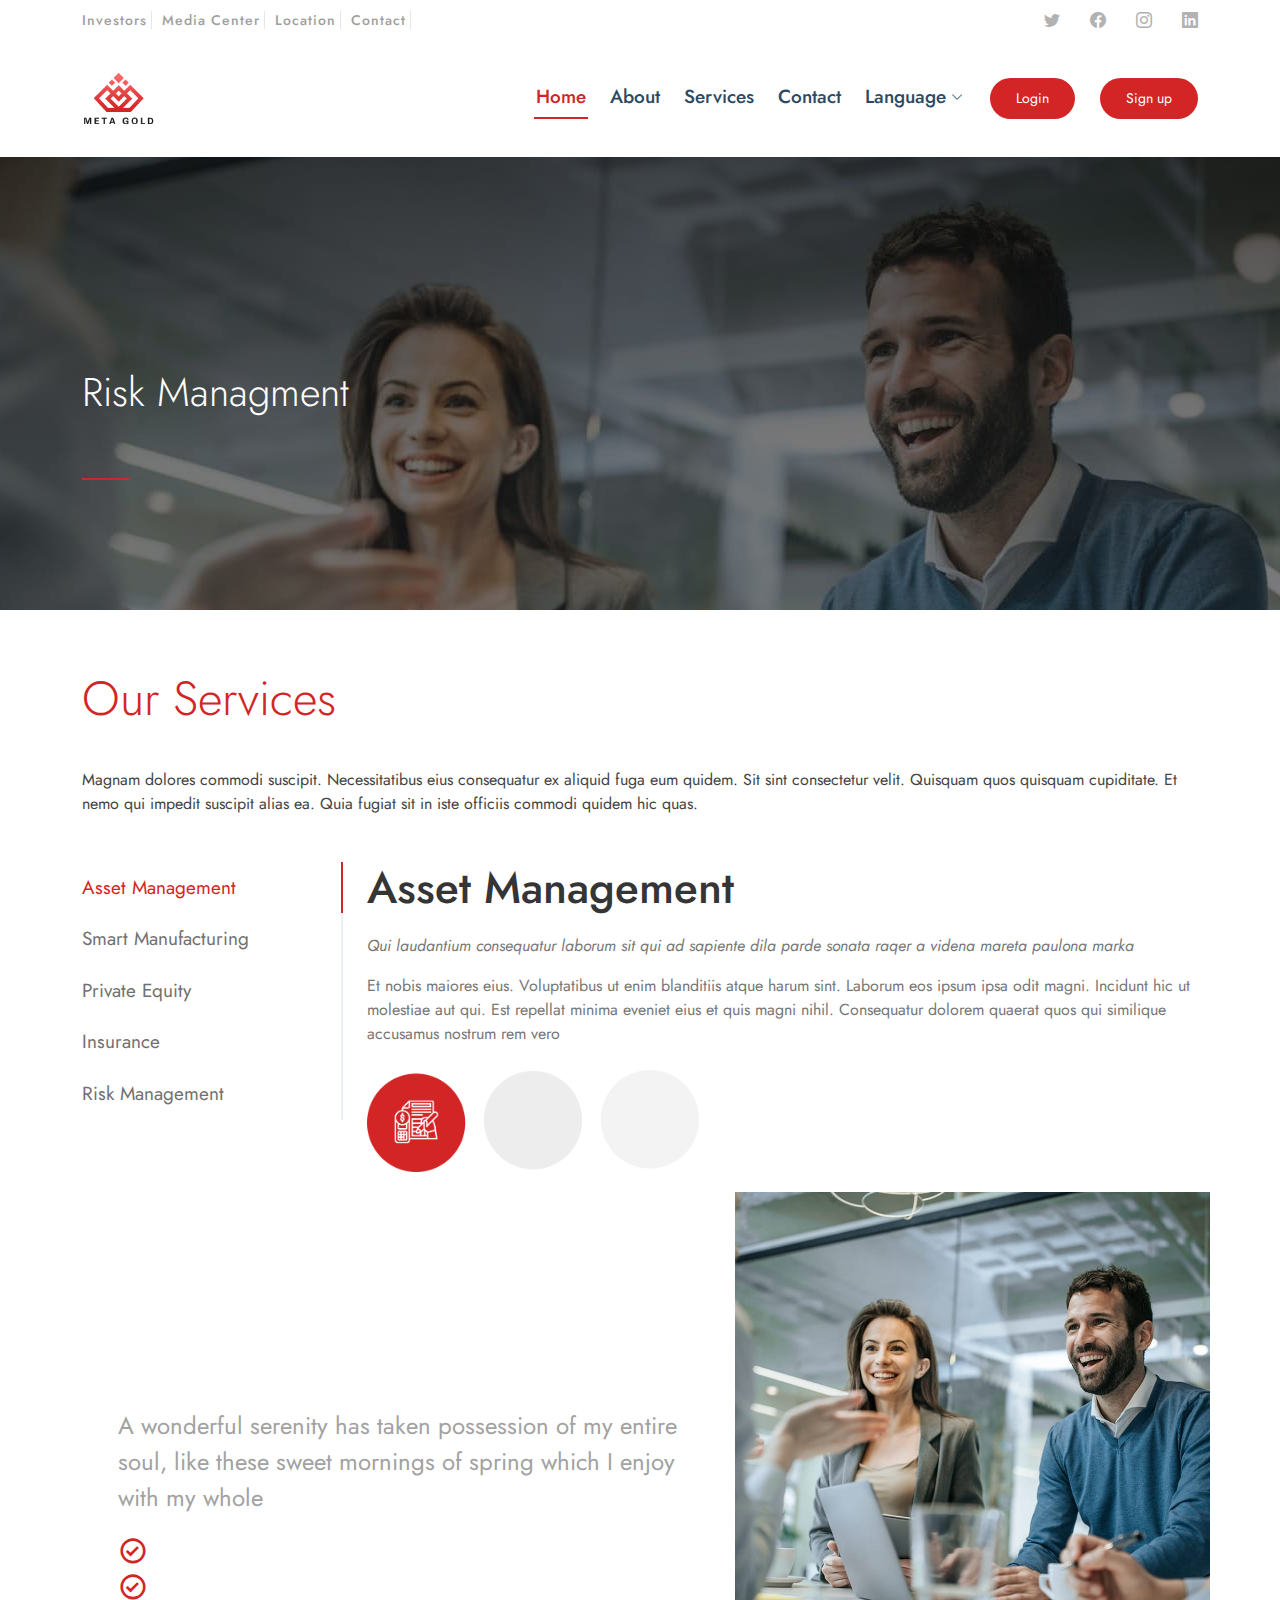
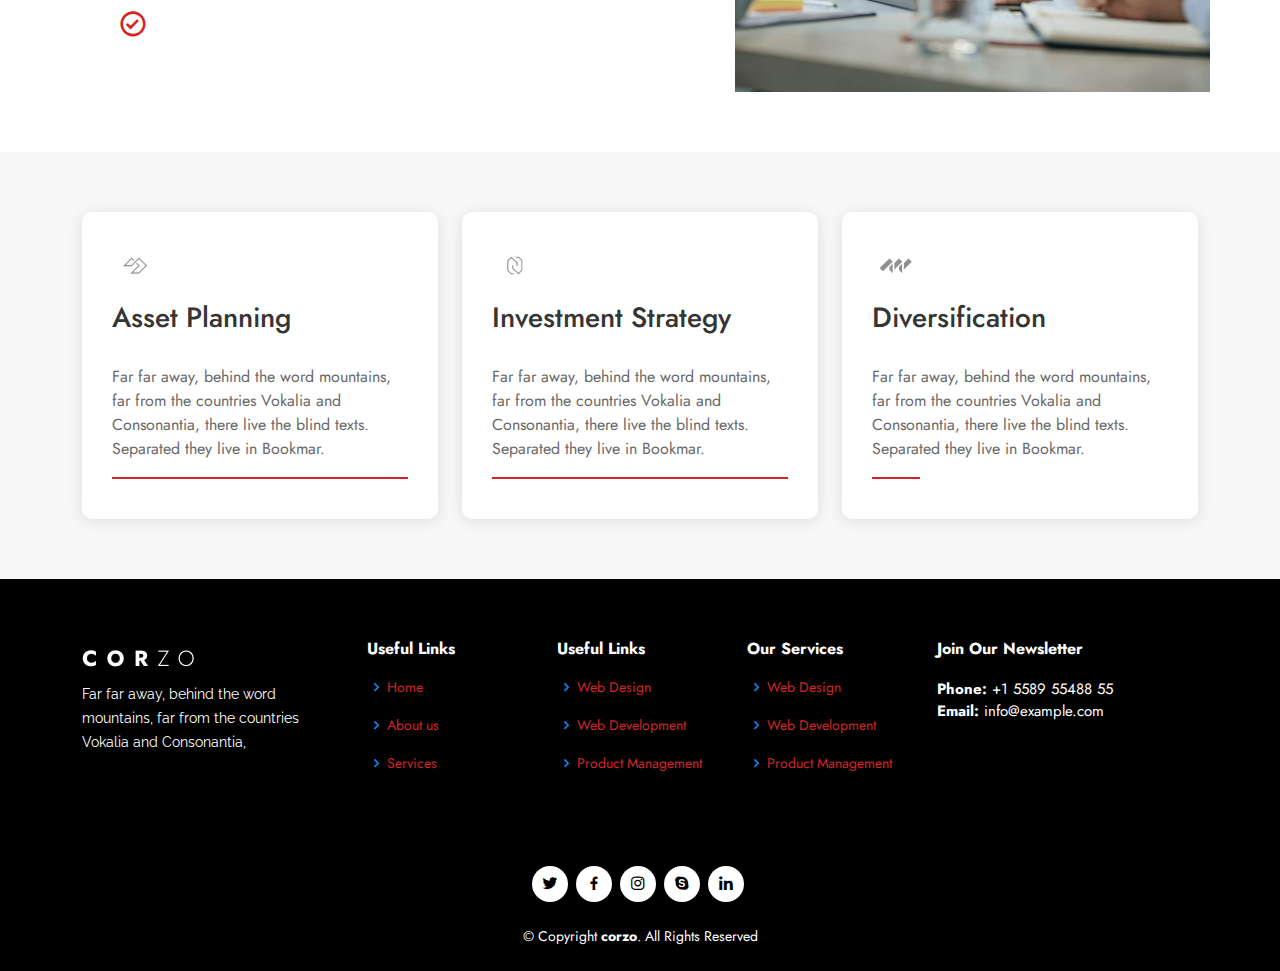
<file: risk-management.html>
<!DOCTYPE html>
<html lang="en">

<head>
  <meta charset="utf-8">
  <meta content="width=device-width, initial-scale=1.0" name="viewport">

  <title>Risk Managment</title>
  <meta content="" name="description">
  <meta content="" name="keywords">

  <!-- Favicons -->
  <link href="assets/img/favicon.png" rel="icon">
  <link href="assets/img/apple-touch-icon.png" rel="apple-touch-icon">

  <!-- Google Fonts -->
  <link href="https://fonts.googleapis.com/css?family=Open+Sans:300,300i,400,400i,600,600i,700,700i|Raleway:300,300i,400,400i,500,500i,600,600i,700,700i|Poppins:300,300i,400,400i,500,500i,600,600i,700,700i" rel="stylesheet">

   <link href="https://fonts.googleapis.com/css2?family=Jost:ital,wght@0,100;0,200;0,400;0,500;0,600;0,700;1,100;1,200;1,300;1,400;1,500;1,600;1,700&display=swap" rel="stylesheet"> 

  <!-- Vendor CSS Files -->
  <link href="assets/vendor/fontawesome-free/css/all.min.css" rel="stylesheet">
  <link href="assets/vendor/animate.css/animate.min.css" rel="stylesheet">
  <link href="assets/vendor/bootstrap/css/bootstrap.min.css" rel="stylesheet">
  <link href="assets/vendor/bootstrap-icons/bootstrap-icons.css" rel="stylesheet">
  <link href="assets/vendor/boxicons/css/boxicons.min.css" rel="stylesheet">
  <link href="assets/vendor/glightbox/css/glightbox.min.css" rel="stylesheet">
  <link href="assets/vendor/remixicon/remixicon.css" rel="stylesheet">
  <link href="assets/vendor/swiper/swiper-bundle.min.css" rel="stylesheet">


  <link href="assets/css/style.css" rel="stylesheet">


</head>

<body>

  <!-- ======= Top Bar ======= -->
  <div id="topbar" class="d-flex align-items-center fixed-top">
    <div class="container d-flex justify-content-between">
      <div class="contact-info d-flex align-items-center">
        <i class="corzo-top-bar"> Investors</i>
        <i class="corzo-top-bar">Media Center</i> 
        <i class="corzo-top-bar">Location</i> 
        <i class="corzo-top-bar">Contact</i> 
      </div>
      <div class="d-none d-lg-flex social-links align-items-center">
        <a href="#" class="twitter"><i class="bi bi-twitter"></i></a>
        <a href="#" class="facebook"><i class="bi bi-facebook"></i></a>
        <a href="#" class="instagram"><i class="bi bi-instagram"></i></a>
        <a href="#" class="linkedin"><i class="bi bi-linkedin"></i></i></a>
      </div>
    </div>
  </div>

  <!-- ======= Header ======= -->
  <header id="header" class="fixed-top">
    <div class="container d-flex align-items-center">


<a href="index.html" class="logo me-auto"><img src="assets/img/hp2-logo.png" alt="" class="img-fluid"></a>

      <nav id="navbar" class="navbar order-last order-lg-0">
        <ul>
          <li><a class="nav-link scrollto active" href="#hero">Home</a></li>
          <li><a class="nav-link scrollto" href="about.html">About</a></li>
          <li><a class="nav-link scrollto" href="service.html">Services</a></li>
          <li><a class="nav-link scrollto" href="contact.html">Contact</a></li>
           <li class="dropdown"><a href="#"><span>Language</span> <i class="bi bi-chevron-down"></i></a>
            <ul>
              <li><a href="en/index.html">English</a></li>
              <li><a href="index.html">Malay</a></li>
            </ul>
          </li>
        </ul>
        <i class="bi bi-list mobile-nav-toggle"></i>
      </nav><!-- .navbar -->
      <a href="#appointment" class="appointment-btn scrollto">Login </a>
      <a href="#appointment" class="appointment-btn scrollto">Sign up </a>


    </div>
  </header><!-- End Header -->

  <!-- ======= Hero Section ======= -->
  <section id="hero" class="d-flex align-items-center hero-bg">

    <div class="container">
<div class="row">
      <div class="col-lg-5 pt-5 pt-lg-0 flex-column justify-content-center aos-init aos-animate" data-aos="fade-up">
  <!--     <h2>Our Story</h2> -->
      <h1 style="font-size: 40px;">Risk Managment</h1>
       <div class="border-center mt-4"></div>

    </div>
    </div>
    </div>
  </section><!-- End Hero -->

  <main id="main">


<!-- ======= Departments Section ======= -->
    <section id="departments" class="departments ab-bg">
      <div class="container">

        <div class="section-title">
          <h2>Our Services</h2>
          <p>Magnam dolores commodi suscipit. Necessitatibus eius consequatur ex aliquid fuga eum quidem. Sit sint consectetur velit. Quisquam quos quisquam cupiditate. Et nemo qui impedit suscipit alias ea. Quia fugiat sit in iste officiis commodi quidem hic quas.</p>
        </div>

        <div class="row">
          <div class="col-lg-3">
            <ul class="nav nav-tabs flex-column">
              <li class="nav-item">
                <a class="nav-link active show" data-bs-toggle="tab" href="#tab-1">Asset Management</a>
              </li>
              <li class="nav-item">
                <a class="nav-link" data-bs-toggle="tab" href="#tab-2">Smart Manufacturing</a>
              </li>
              <li class="nav-item">
                <a class="nav-link" data-bs-toggle="tab" href="#tab-3">Private Equity</a>
              </li>
              <li class="nav-item">
                <a class="nav-link" data-bs-toggle="tab" href="#tab-4">Insurance</a>
              </li>
              <li class="nav-item">
                <a class="nav-link" data-bs-toggle="tab" href="#tab-5">Risk Management</a>
              </li>
            </ul>
             <div class="border-"></div>
          </div>
          <div class="col-lg-9 mt-4 mt-lg-0">
            <div class="tab-content">
              <div class="tab-pane active show" id="tab-1">
                <div class="row">
                  <div class="col-lg-12 details order-2 order-lg-1">
                    <h3>Asset Management</h3>
                    <p class="fst-italic">Qui laudantium consequatur laborum sit qui ad sapiente dila parde sonata raqer a videna mareta paulona marka</p>
                    <p>Et nobis maiores eius. Voluptatibus ut enim blanditiis atque harum sint. Laborum eos ipsum ipsa odit magni. Incidunt hic ut molestiae aut qui. Est repellat minima eveniet eius et quis magni nihil. Consequatur dolorem quaerat quos qui similique accusamus nostrum rem vero</p>
                  </div>
                </div>
              </div>
              <div class="tab-pane" id="tab-2">
                <div class="row">
                  <div class="col-lg-12 details order-2 order-lg-1">
                    <h3>Smart Manufacturing</h3>
                    <p class="fst-italic">Qui laudantium consequatur laborum sit qui ad sapiente dila parde sonata raqer a videna mareta paulona marka</p>
                    <p>Ea ipsum voluptatem consequatur quis est. Illum error ullam omnis quia et reiciendis sunt sunt est. Non aliquid repellendus itaque accusamus eius et velit ipsa voluptates. Optio nesciunt eaque beatae accusamus lerode pakto madirna desera vafle de nideran pal</p>
                  </div>

                </div>
              </div>
              <div class="tab-pane" id="tab-3">
                <div class="row">
                  <div class="col-lg-12 details order-2 order-lg-1">
                    <h3>Private Equity</h3>
                    <p class="fst-italic">Eos voluptatibus quo. Odio similique illum id quidem non enim fuga. Qui natus non sunt dicta dolor et. In asperiores velit quaerat perferendis aut</p>
                    <p>Iure officiis odit rerum. Harum sequi eum illum corrupti culpa veritatis quisquam. Neque necessitatibus illo rerum eum ut. Commodi ipsam minima molestiae sed laboriosam a iste odio. Earum odit nesciunt fugiat sit ullam. Soluta et harum voluptatem optio quae</p>
                  </div>
                </div>
              </div>
              <div class="tab-pane" id="tab-4">
                <div class="row">
                  <div class="col-lg-12 details order-2 order-lg-1">
                    <h3>Insurance</h3>
                    <p class="fst-italic">Totam aperiam accusamus. Repellat consequuntur iure voluptas iure porro quis delectus</p>
                    <p>Eaque consequuntur consequuntur libero expedita in voluptas. Nostrum ipsam necessitatibus aliquam fugiat debitis quis velit. Eum ex maxime error in consequatur corporis atque. Eligendi asperiores sed qui veritatis aperiam quia a laborum inventore</p>
                  </div>

                </div>
              </div>
              <div class="tab-pane" id="tab-5">
                <div class="row">
                  <div class="col-lg-12 details order-2 order-lg-1">
                    <h3>Risk Management</h3>
                    <p class="fst-italic">Omnis blanditiis saepe eos autem qui sunt debitis porro quia.</p>
                    <p>Exercitationem nostrum omnis. Ut reiciendis repudiandae minus. Omnis recusandae ut non quam ut quod eius qui. Ipsum quia odit vero atque qui quibusdam amet. Occaecati sed est sint aut vitae molestiae voluptate vel</p>
                  </div>

                </div>
              </div>

              <img src="assets/img/icon-img002-1.png" alt="" title="icon tax" width="40%" height="auto" class="mt-4">
            </div>
          </div>
        </div>

      </div>
    </section><!-- End Departments Section -->

     <!-- ======= About Section ======= -->
    <section id="about" class="about why-ab"style="overflow: visible;"> 
      <div class="container">

        <div class="row">
          <div class="col-xl-7 col-lg-6 icon-boxes d-flex flex-column align-items-stretch justify-content-center py-5 px-lg-5">
            <h3> Why Choose Us? </h3>
            <p>A wonderful serenity has taken possession of my entire soul, like these sweet mornings of spring which I enjoy with my whole</p>

            <div class="icon-box">
              <div class="icon"><i class="bx bx-check-circle"></i></div>
              <h4 class="title"><a href=""> Premium services and beyond your expectation </a></h4>
 <!--              <p class="description">Voluptatum deleniti atque corrupti quos dolores et quas molestias excepturi sint occaecati cupiditate non provident</p> -->
            </div>

            <div class="icon-box">
              <div class="icon"><i class="bx bx-check-circle"></i></div>
             <h4 class="title"><a href=""> Get the best support among all venders  </a></h4>

            </div>

            <div class="icon-box">
              <div class="icon"><i class="bx bx-check-circle"></i></div>
             <h4 class="title"><a href=""> Great Price Competitive </a></h4>

            </div>

          </div>

                    <div class="col-xl-5 col-lg-6 why-box">
          </div>

        </div>

      </div>
    </section><!-- End About Section -->


    <section id="why-us" class="why-us why-bg">
      <div class="container">

        <div class="row">
          <div class="col-lg-12 d-flex align-items-stretch">
            <div class="icon-boxes d-flex flex-column justify-content-center">
              <div class="row">
                <div class="col-xl-4 d-flex align-items-stretch">
                  <div class="icon-box mt-4 mt-xl-0">
                  <img src="assets/img/icon01.png" alt="" title="icon tax" width="46" height="auto">
                    <h4 class="mt-4">Asset Planning </h4>
                    <p>Far far away, behind the word mountains, far from the countries Vokalia and Consonantia, there live the blind texts. Separated they live in Bookmar.</p>
                    <div class="border-ag"></div>
                  </div>
                </div>
                <div class="col-xl-4 d-flex align-items-stretch">
                  <div class="icon-box mt-4 mt-xl-0">
                    <img src="assets/img/icon02.png" alt="" title="icon tax" width="46" height="auto">
                    <h4 class="mt-4">Investment Strategy</h4>
                    <p>Far far away, behind the word mountains, far from the countries Vokalia and Consonantia, there live the blind texts. Separated they live in Bookmar.</p>
                    <div class="border-ag"></div>
                  </div>
                </div>
                <div class="col-xl-4 d-flex align-items-stretch">
                  <div class="icon-box mt-4 mt-xl-0">
                     <img src="assets/img/icon03.png" alt="" title="icon tax" width="46" height="auto">
                    <h4 class="mt-4">Diversification</h4>
                    <p>Far far away, behind the word mountains, far from the countries Vokalia and Consonantia, there live the blind texts. Separated they live in Bookmar.</p>
                    <div class="border-center"></div>
                  </div>
                </div>
              </div>
            </div><!-- End .content-->
          </div>
        </div>

      </div>
    </section>


<!-- ======= Footer ======= -->
  <footer id="footer">

    <div class="footer-top">
      <div class="container">
        <div class="row">

          <div class="col-lg-3 col-md-6 footer-contact">
            <h3><a href="index.html" class="logo me-auto"><img src="assets/img/logox1.png" alt="" class="img-fluid"></a></h3>
            <p>
             Far far away, behind the word mountains, far from the countries Vokalia and Consonantia,

            </p>
          </div>

          <div class="col-6 col-lg-2 col-md-6 footer-links">
            <h4>Useful Links</h4>
            <ul>
              <li><i class="bx bx-chevron-right"></i> <a href="#">Home</a></li>
              <li><i class="bx bx-chevron-right"></i> <a href="#">About us</a></li>
              <li><i class="bx bx-chevron-right"></i> <a href="#">Services</a></li>

            </ul>
          </div>

                    <div class="col-6 col-lg-2 col-md-6 footer-links">
                      <h4>Useful Links</h4>
            <ul>
              <li><i class="bx bx-chevron-right"></i> <a href="#">Web Design</a></li>
              <li><i class="bx bx-chevron-right"></i> <a href="#">Web Development</a></li>
              <li><i class="bx bx-chevron-right"></i> <a href="#">Product Management</a></li>

            </ul>
          </div>

          <div class="col-6 col-lg-2 col-md-6 footer-links">
            <h4>Our Services</h4>
            <ul>
              <li><i class="bx bx-chevron-right"></i> <a href="#">Web Design</a></li>
              <li><i class="bx bx-chevron-right"></i> <a href="#">Web Development</a></li>
              <li><i class="bx bx-chevron-right"></i> <a href="#">Product Management</a></li>

            </ul>
          </div>

          <div class="col-6 col-lg-3 col-md-6 footer-newsletter">
            <h4>Join Our Newsletter</h4>
              <strong>Phone:</strong> +1 5589 55488 55<br>
              <strong>Email:</strong> info@example.com<br>
          </div>

        </div>
      </div>
    </div>

    <div class="container py-4 text-center">

      <div class="me-md-auto text-center text-md-start">
      <div class="social-links text-center">
        <a href="#" class="twitter"><i class="bx bxl-twitter"></i></a>
        <a href="#" class="facebook"><i class="bx bxl-facebook"></i></a>
        <a href="#" class="instagram"><i class="bx bxl-instagram"></i></a>
        <a href="#" class="google-plus"><i class="bx bxl-skype"></i></a>
        <a href="#" class="linkedin"><i class="bx bxl-linkedin"></i></a>
      </div>

        <div class="copyright text-center mt-4">
          &copy; Copyright <strong><span>corzo</span></strong>. All Rights Reserved
        </div>
      </div>

    </div>
  </footer><!-- End Footer -->

  <div id="preloader"></div>
  <a href="#" class="back-to-top d-flex align-items-center justify-content-center"><i class="bi bi-arrow-up-short"></i></a>

  <!-- Vendor JS Files -->
  <script src="assets/vendor/purecounter/purecounter.js"></script>
  <script src="assets/vendor/bootstrap/js/bootstrap.bundle.min.js"></script>
  <script src="assets/vendor/glightbox/js/glightbox.min.js"></script>
  <script src="assets/vendor/swiper/swiper-bundle.min.js"></script>
  <script src="assets/vendor/php-email-form/validate.js"></script>

  <!-- Template Main JS File -->
  <script src="assets/js/main.js"></script>

</body>

</html>
</file>
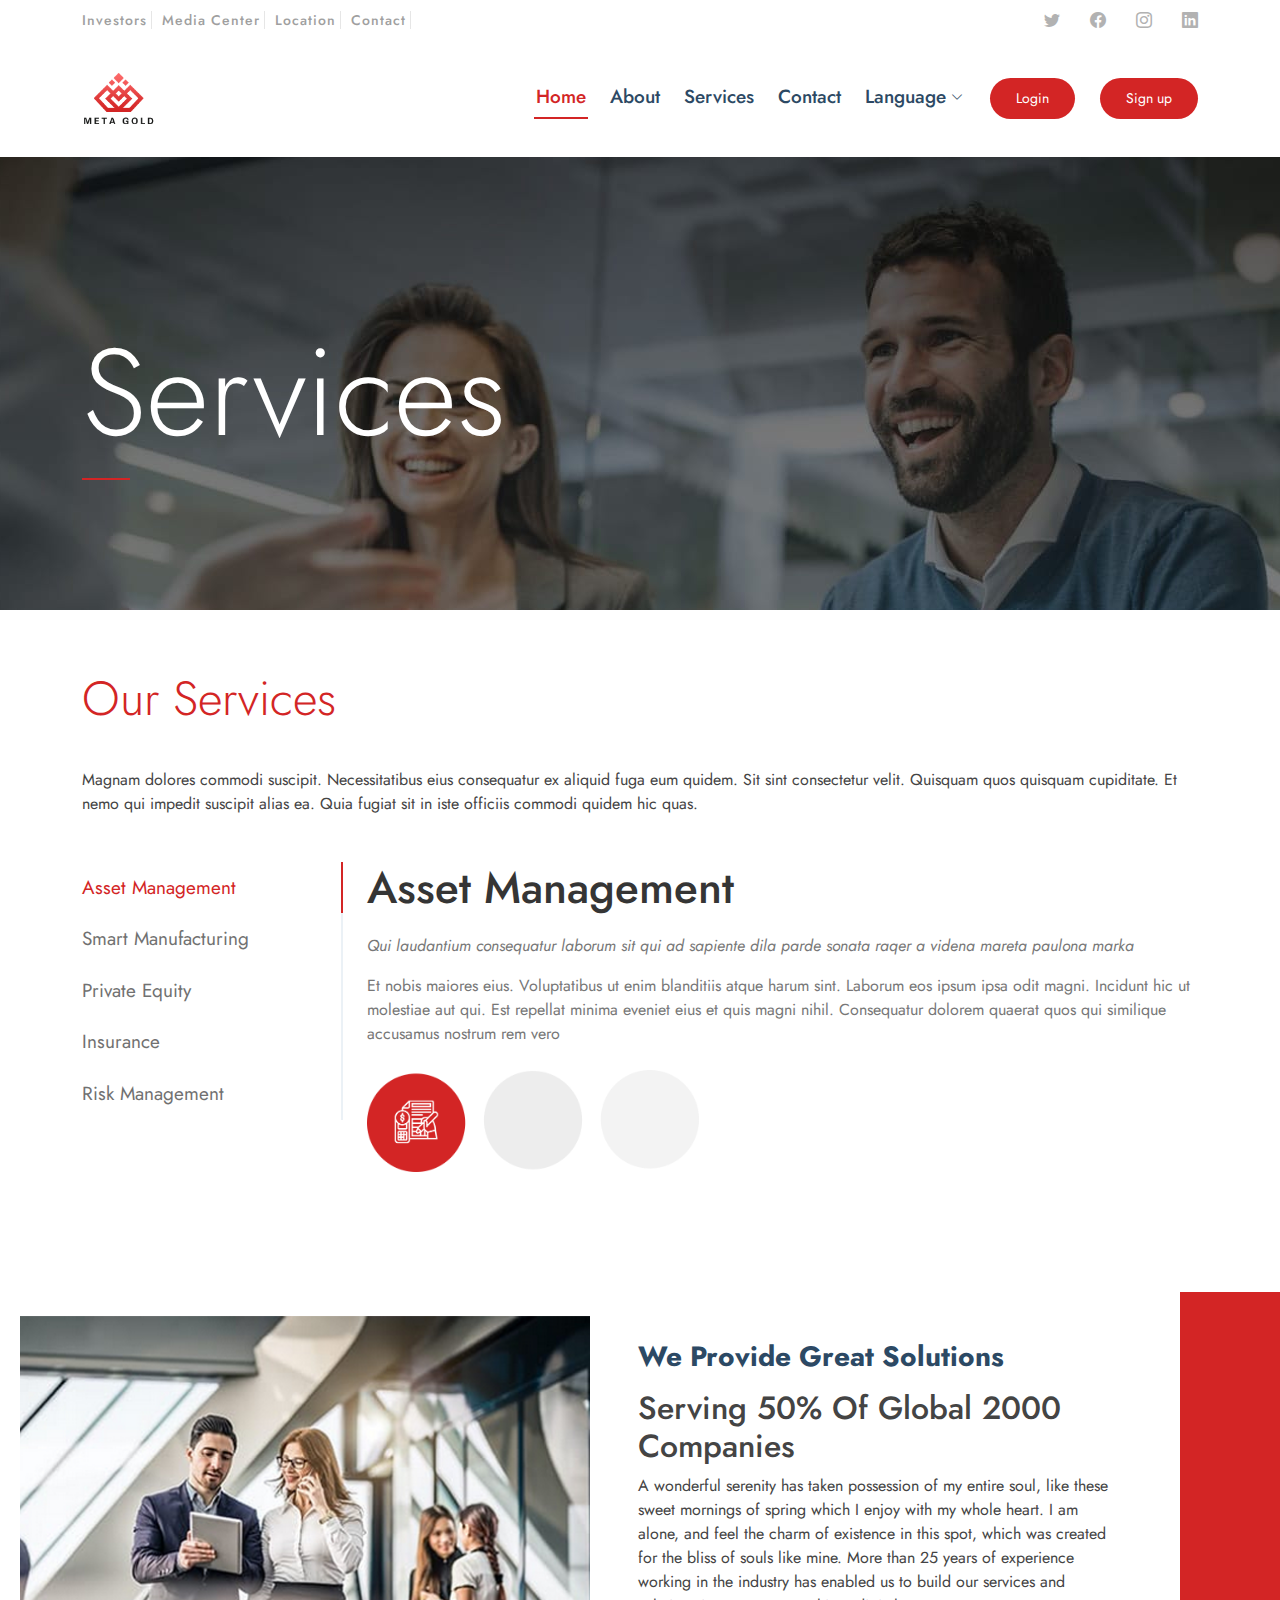
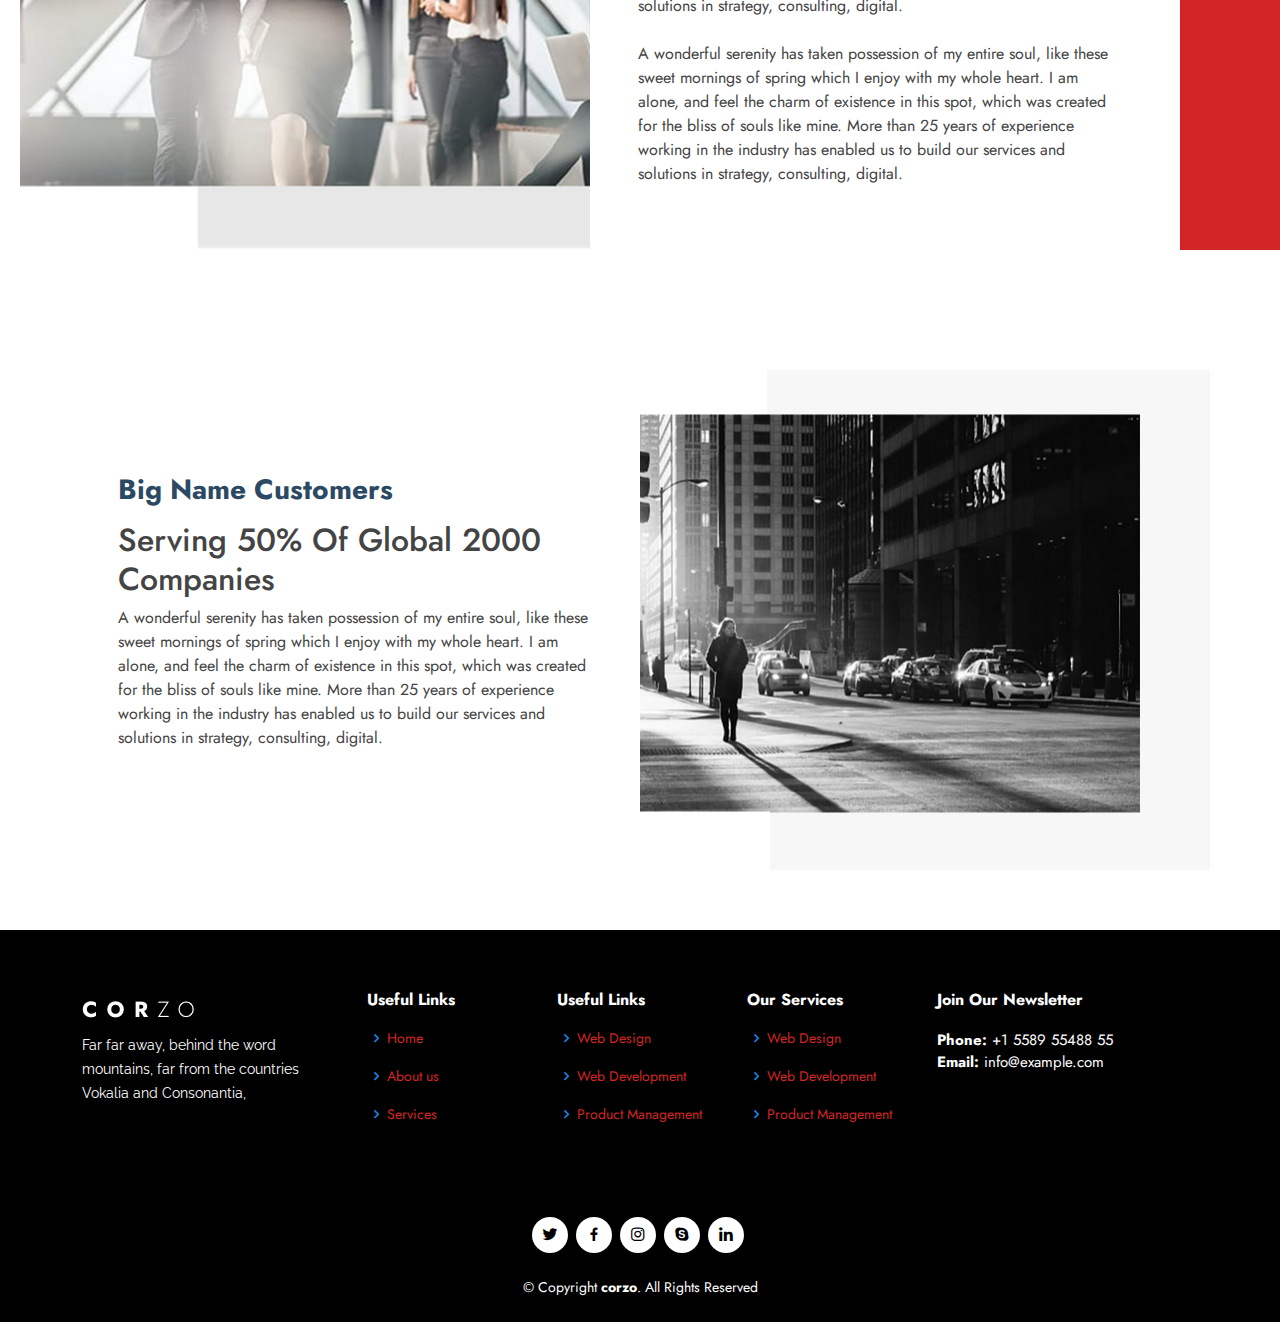
<file: service.html>
<!DOCTYPE html>
<html lang="en">

<head>
  <meta charset="utf-8">
  <meta content="width=device-width, initial-scale=1.0" name="viewport">

  <title>corzo</title>
  <meta content="" name="description">
  <meta content="" name="keywords">

  <!-- Favicons -->
  <link href="assets/img/favicon.png" rel="icon">
  <link href="assets/img/apple-touch-icon.png" rel="apple-touch-icon">

  <!-- Google Fonts -->
  <link href="https://fonts.googleapis.com/css?family=Open+Sans:300,300i,400,400i,600,600i,700,700i|Raleway:300,300i,400,400i,500,500i,600,600i,700,700i|Poppins:300,300i,400,400i,500,500i,600,600i,700,700i" rel="stylesheet">

   <link href="https://fonts.googleapis.com/css2?family=Jost:ital,wght@0,100;0,200;0,400;0,500;0,600;0,700;1,100;1,200;1,300;1,400;1,500;1,600;1,700&display=swap" rel="stylesheet"> 

  <!-- Vendor CSS Files -->
  <link href="assets/vendor/fontawesome-free/css/all.min.css" rel="stylesheet">
  <link href="assets/vendor/animate.css/animate.min.css" rel="stylesheet">
  <link href="assets/vendor/bootstrap/css/bootstrap.min.css" rel="stylesheet">
  <link href="assets/vendor/bootstrap-icons/bootstrap-icons.css" rel="stylesheet">
  <link href="assets/vendor/boxicons/css/boxicons.min.css" rel="stylesheet">
  <link href="assets/vendor/glightbox/css/glightbox.min.css" rel="stylesheet">
  <link href="assets/vendor/remixicon/remixicon.css" rel="stylesheet">
  <link href="assets/vendor/swiper/swiper-bundle.min.css" rel="stylesheet">


  <link href="assets/css/style.css" rel="stylesheet">


</head>

<body>

  <!-- ======= Top Bar ======= -->
  <div id="topbar" class="d-flex align-items-center fixed-top">
    <div class="container d-flex justify-content-between">
      <div class="contact-info d-flex align-items-center">
        <i class="corzo-top-bar"> Investors</i>
        <i class="corzo-top-bar">Media Center</i> 
        <i class="corzo-top-bar">Location</i> 
        <i class="corzo-top-bar">Contact</i> 
      </div>
      <div class="d-none d-lg-flex social-links align-items-center">
        <a href="#" class="twitter"><i class="bi bi-twitter"></i></a>
        <a href="#" class="facebook"><i class="bi bi-facebook"></i></a>
        <a href="#" class="instagram"><i class="bi bi-instagram"></i></a>
        <a href="#" class="linkedin"><i class="bi bi-linkedin"></i></i></a>
      </div>
    </div>
  </div>

  <!-- ======= Header ======= -->
  <header id="header" class="fixed-top">
    <div class="container d-flex align-items-center">


<a href="index.html" class="logo me-auto"><img src="assets/img/hp2-logo.png" alt="" class="img-fluid"></a>

      <nav id="navbar" class="navbar order-last order-lg-0">
        <ul>
          <li><a class="nav-link scrollto active" href="#hero">Home</a></li>
          <li><a class="nav-link scrollto" href="about.html">About</a></li>
          <li><a class="nav-link scrollto" href="service.html">Services</a></li>
          <li><a class="nav-link scrollto" href="contact.html">Contact</a></li>
           <li class="dropdown"><a href="#"><span>Language</span> <i class="bi bi-chevron-down"></i></a>
            <ul>
              <li><a href="en/index.html">English</a></li>
              <li><a href="index.html">Malay</a></li>
            </ul>
          </li>
        </ul>
        <i class="bi bi-list mobile-nav-toggle"></i>
      </nav><!-- .navbar -->
      <a href="#appointment" class="appointment-btn scrollto">Login </a>
      <a href="#appointment" class="appointment-btn scrollto">Sign up </a>


    </div>
  </header><!-- End Header -->

  <!-- ======= Hero Section ======= -->
  <section id="hero" class="d-flex align-items-center hero-bg">

    <div class="container">
<div class="row">
      <div class="col-lg-5 pt-5 pt-lg-0 flex-column justify-content-center aos-init aos-animate" data-aos="fade-up">
  <!--     <h2>Our Story</h2> -->
      <h1>Services</h1>
       <div class="border-center mt-4"></div>

    </div>
    </div>
    </div>
  </section><!-- End Hero -->

  <main id="main">


<!-- ======= Departments Section ======= -->
    <section id="departments" class="departments ab-bg">
      <div class="container">

        <div class="section-title">
          <h2>Our Services</h2>
          <p>Magnam dolores commodi suscipit. Necessitatibus eius consequatur ex aliquid fuga eum quidem. Sit sint consectetur velit. Quisquam quos quisquam cupiditate. Et nemo qui impedit suscipit alias ea. Quia fugiat sit in iste officiis commodi quidem hic quas.</p>
        </div>

        <div class="row">
          <div class="col-lg-3">
            <ul class="nav nav-tabs flex-column">
              <li class="nav-item">
                <a class="nav-link active show" data-bs-toggle="tab" href="#tab-1">Asset Management</a>
              </li>
              <li class="nav-item">
                <a class="nav-link" data-bs-toggle="tab" href="#tab-2">Smart Manufacturing</a>
              </li>
              <li class="nav-item">
                <a class="nav-link" data-bs-toggle="tab" href="#tab-3">Private Equity</a>
              </li>
              <li class="nav-item">
                <a class="nav-link" data-bs-toggle="tab" href="#tab-4">Insurance</a>
              </li>
              <li class="nav-item">
                <a class="nav-link" data-bs-toggle="tab" href="#tab-5">Risk Management</a>
              </li>
            </ul>
             <div class="border-"></div>
          </div>
          <div class="col-lg-9 mt-4 mt-lg-0">
            <div class="tab-content">
              <div class="tab-pane active show" id="tab-1">
                <div class="row">
                  <div class="col-lg-12 details order-2 order-lg-1">
                    <h3>Asset Management</h3>
                    <p class="fst-italic">Qui laudantium consequatur laborum sit qui ad sapiente dila parde sonata raqer a videna mareta paulona marka</p>
                    <p>Et nobis maiores eius. Voluptatibus ut enim blanditiis atque harum sint. Laborum eos ipsum ipsa odit magni. Incidunt hic ut molestiae aut qui. Est repellat minima eveniet eius et quis magni nihil. Consequatur dolorem quaerat quos qui similique accusamus nostrum rem vero</p>
                  </div>
                </div>
              </div>
              <div class="tab-pane" id="tab-2">
                <div class="row">
                  <div class="col-lg-12 details order-2 order-lg-1">
                    <h3>Smart Manufacturing</h3>
                    <p class="fst-italic">Qui laudantium consequatur laborum sit qui ad sapiente dila parde sonata raqer a videna mareta paulona marka</p>
                    <p>Ea ipsum voluptatem consequatur quis est. Illum error ullam omnis quia et reiciendis sunt sunt est. Non aliquid repellendus itaque accusamus eius et velit ipsa voluptates. Optio nesciunt eaque beatae accusamus lerode pakto madirna desera vafle de nideran pal</p>
                  </div>

                </div>
              </div>
              <div class="tab-pane" id="tab-3">
                <div class="row">
                  <div class="col-lg-12 details order-2 order-lg-1">
                    <h3>Private Equity</h3>
                    <p class="fst-italic">Eos voluptatibus quo. Odio similique illum id quidem non enim fuga. Qui natus non sunt dicta dolor et. In asperiores velit quaerat perferendis aut</p>
                    <p>Iure officiis odit rerum. Harum sequi eum illum corrupti culpa veritatis quisquam. Neque necessitatibus illo rerum eum ut. Commodi ipsam minima molestiae sed laboriosam a iste odio. Earum odit nesciunt fugiat sit ullam. Soluta et harum voluptatem optio quae</p>
                  </div>
                </div>
              </div>
              <div class="tab-pane" id="tab-4">
                <div class="row">
                  <div class="col-lg-12 details order-2 order-lg-1">
                    <h3>Insurance</h3>
                    <p class="fst-italic">Totam aperiam accusamus. Repellat consequuntur iure voluptas iure porro quis delectus</p>
                    <p>Eaque consequuntur consequuntur libero expedita in voluptas. Nostrum ipsam necessitatibus aliquam fugiat debitis quis velit. Eum ex maxime error in consequatur corporis atque. Eligendi asperiores sed qui veritatis aperiam quia a laborum inventore</p>
                  </div>

                </div>
              </div>
              <div class="tab-pane" id="tab-5">
                <div class="row">
                  <div class="col-lg-12 details order-2 order-lg-1">
                    <h3>Risk Management</h3>
                    <p class="fst-italic">Omnis blanditiis saepe eos autem qui sunt debitis porro quia.</p>
                    <p>Exercitationem nostrum omnis. Ut reiciendis repudiandae minus. Omnis recusandae ut non quam ut quod eius qui. Ipsum quia odit vero atque qui quibusdam amet. Occaecati sed est sint aut vitae molestiae voluptate vel</p>
                  </div>

                </div>
              </div>

              <img src="assets/img/icon-img002-1.png" alt="" title="icon tax" width="40%" height="auto" class="mt-4">
            </div>
          </div>
        </div>

      </div>
    </section><!-- End Departments Section -->


    <!-- ======= About Section ======= -->
    <section id="about" class="about">
      <div class="bord-right">
      <div class="container">

        <div class="row">
          <div class="col-xl-6 col-lg-6 video-box d-flex justify-content-center align-items-stretch position-relative">
          </div>

          <div class="col-xl-6 col-lg-6 icon-boxes d-flex flex-column align-items-stretch justify-content-center py-5 px-lg-5">
            <h3> We Provide Great Solutions </h3>
            <h2>Serving 50% Of
Global 2000 Companies</h2>
            <p>A wonderful serenity has taken possession of my entire soul, like these sweet mornings of spring which I enjoy with my whole heart. I am alone, and feel the charm of existence in this spot, which was created for the bliss of souls like mine. More than 25 years of experience working in the industry has enabled us to build our services and solutions in strategy, consulting, digital. 
              <br>
              <br>
A wonderful serenity has taken possession of my entire soul, like these sweet mornings of spring which I enjoy with my whole heart. I am alone, and feel the charm of existence in this spot, which was created for the bliss of souls like mine. More than 25 years of experience working in the industry has enabled us to build our services and solutions in strategy, consulting, digital. 

            </p>

          </div>
        </div>
</div>
      </div>
    </section><!-- End About Section -->


    <!-- ======= About Section ======= -->
    <section id="about" class="about ab-bg">
 
      <div class="container">

        <div class="row">

          <div class="col-xl-6 col-lg-6 icon-boxes d-flex flex-column align-items-stretch justify-content-center py-5 px-lg-5">
            <h3> Big Name Customers </h3>
            <h2>Serving 50% Of
Global 2000 Companies</h2>
            <p>
A wonderful serenity has taken possession of my entire soul, like these sweet mornings of spring which I enjoy with my whole heart. I am alone, and feel the charm of existence in this spot, which was created for the bliss of souls like mine. More than 25 years of experience working in the industry has enabled us to build our services and solutions in strategy, consulting, digital.

            </p>

          </div>

          <div class="col-xl-6 col-lg-6 bgab d-flex justify-content-center align-items-stretch position-relative">
          </div>
          
        </div>
      </div>
    </section><!-- End About Section -->
   

<!-- ======= Footer ======= -->
  <footer id="footer">

    <div class="footer-top">
      <div class="container">
        <div class="row">

          <div class="col-lg-3 col-md-6 footer-contact">
            <h3><a href="index.html" class="logo me-auto"><img src="assets/img/logox1.png" alt="" class="img-fluid"></a></h3>
            <p>
             Far far away, behind the word mountains, far from the countries Vokalia and Consonantia,

            </p>
          </div>

          <div class="col-6 col-lg-2 col-md-6 footer-links">
            <h4>Useful Links</h4>
            <ul>
              <li><i class="bx bx-chevron-right"></i> <a href="#">Home</a></li>
              <li><i class="bx bx-chevron-right"></i> <a href="#">About us</a></li>
              <li><i class="bx bx-chevron-right"></i> <a href="#">Services</a></li>

            </ul>
          </div>

                    <div class="col-6 col-lg-2 col-md-6 footer-links">
                      <h4>Useful Links</h4>
            <ul>
              <li><i class="bx bx-chevron-right"></i> <a href="#">Web Design</a></li>
              <li><i class="bx bx-chevron-right"></i> <a href="#">Web Development</a></li>
              <li><i class="bx bx-chevron-right"></i> <a href="#">Product Management</a></li>

            </ul>
          </div>

          <div class="col-6 col-lg-2 col-md-6 footer-links">
            <h4>Our Services</h4>
            <ul>
              <li><i class="bx bx-chevron-right"></i> <a href="#">Web Design</a></li>
              <li><i class="bx bx-chevron-right"></i> <a href="#">Web Development</a></li>
              <li><i class="bx bx-chevron-right"></i> <a href="#">Product Management</a></li>

            </ul>
          </div>

          <div class="col-6 col-lg-3 col-md-6 footer-newsletter">
            <h4>Join Our Newsletter</h4>
              <strong>Phone:</strong> +1 5589 55488 55<br>
              <strong>Email:</strong> info@example.com<br>
          </div>

        </div>
      </div>
    </div>

    <div class="container py-4 text-center">

      <div class="me-md-auto text-center text-md-start">
      <div class="social-links text-center">
        <a href="#" class="twitter"><i class="bx bxl-twitter"></i></a>
        <a href="#" class="facebook"><i class="bx bxl-facebook"></i></a>
        <a href="#" class="instagram"><i class="bx bxl-instagram"></i></a>
        <a href="#" class="google-plus"><i class="bx bxl-skype"></i></a>
        <a href="#" class="linkedin"><i class="bx bxl-linkedin"></i></a>
      </div>

        <div class="copyright text-center mt-4">
          &copy; Copyright <strong><span>corzo</span></strong>. All Rights Reserved
        </div>
      </div>

    </div>
  </footer><!-- End Footer -->

  <div id="preloader"></div>
  <a href="#" class="back-to-top d-flex align-items-center justify-content-center"><i class="bi bi-arrow-up-short"></i></a>

  <!-- Vendor JS Files -->
  <script src="assets/vendor/purecounter/purecounter.js"></script>
  <script src="assets/vendor/bootstrap/js/bootstrap.bundle.min.js"></script>
  <script src="assets/vendor/glightbox/js/glightbox.min.js"></script>
  <script src="assets/vendor/swiper/swiper-bundle.min.js"></script>
  <script src="assets/vendor/php-email-form/validate.js"></script>

  <!-- Template Main JS File -->
  <script src="assets/js/main.js"></script>

</body>

</html>
</file>
<file: assets/css/style.css>
body {
      font-family: 'Jost', sans-serif;
  color: #444444;
}

a {
  color: #d32525;
  text-decoration: none;
}

a:hover {
  color: #3291e6;
  text-decoration: none;
}

h1, h2, h3, h4, h5, h6 {
     font-family: 'Jost', sans-serif;
}

/*--------------------------------------------------------------
# Preloader
--------------------------------------------------------------*/
#preloader {
  position: fixed;
  top: 0;
  left: 0;
  right: 0;
  bottom: 0;
  z-index: 9999;
  overflow: hidden;
  background: #fff;
}

#preloader:before {
  content: "";
  position: fixed;
  top: calc(50% - 30px);
  left: calc(50% - 30px);
  border: 6px solid #d32525;
  border-top-color: #d32525;
  border-radius: 50%;
  width: 60px;
  height: 60px;
  -webkit-animation: animate-preloader 1s linear infinite;
  animation: animate-preloader 1s linear infinite;
}

@-webkit-keyframes animate-preloader {
  0% {
    transform: rotate(0deg);
  }
  100% {
    transform: rotate(360deg);
  }
}

@keyframes animate-preloader {
  0% {
    transform: rotate(0deg);
  }
  100% {
    transform: rotate(360deg);
  }
}
/*--------------------------------------------------------------
# Back to top button
--------------------------------------------------------------*/
.back-to-top {
  position: fixed;
  visibility: hidden;
  opacity: 0;
  right: 15px;
  bottom: 15px;
  z-index: 996;
  background: #d32525;
  width: 40px;
  height: 40px;
  border-radius: 4px;
  transition: all 0.4s;
}
.back-to-top i {
  font-size: 28px;
  color: #fff;
  line-height: 0;
}
.back-to-top:hover {
  background: #298ce5;
  color: #fff;
}
.back-to-top.active {
  visibility: visible;
  opacity: 1;
}

.datepicker-dropdown {
  padding: 20px !important;
}

/*--------------------------------------------------------------
# Top Bar
--------------------------------------------------------------*/
#topbar {
  background: #fff;
  height: 40px;
  font-size: 14px;
  transition: all 0.5s;
  z-index: 996;
}
#topbar.topbar-scrolled {
  top: -40px;
}
#topbar .contact-info a {
  line-height: 1;
  color: #444444;
  transition: 0.3s;
}
#topbar .contact-info a:hover {
  color: #d32525;
}
#topbar .contact-info i {
  color: #9f9f9f;
  padding-right: 20px;
  padding-right: 4px;
  margin-left: 10px;
  line-height: 0;

}
#topbar .contact-info i:first-child {
  margin-left: 0;
}
#topbar .social-links a {
  color: #b2b2b2;
  padding-left: 30px;
  display: inline-block;
  line-height: 1px;
  transition: 0.3s;
    font-size: 16px;
}
#topbar .social-links a:hover {
  color: #d32525;
}
#topbar .social-links a:first-child {
  border-left: 0;
}

/*--------------------------------------------------------------
# Header
--------------------------------------------------------------*/
#header {
  background: #fff;
  transition: all 0.5s;
  z-index: 997;
  padding: 30px 0;
  top: 40px;
 /* box-shadow: 0px 2px 15px rgba(25, 119, 204, 0.1);*/
}
#header.header-scrolled {
  top: 0;
}
#header .logo {
  font-size: 30px;
  margin: 0;
  padding: 0;
  line-height: 1;
  font-weight: 700;
  letter-spacing: 0.5px;
  font-family: "Poppins", sans-serif;
}
#header .logo a {
  color: #2c4964;
}
#header .logo img {
  max-height: 55px;
}

/**
* Appointment Button *
*/
.appointment-btn {
  margin-left: 25px;
  background: #d32525;
  color: #fff;
  border-radius: 50px;
 padding: 10px 26px;
  white-space: nowrap;
  transition: 0.3s;
  font-size: 14px;
  display: inline-block;
}
.appointment-btn:hover {
  background: #166ab5;
  color: #fff;
}
@media (max-width: 768px) {
  .appointment-btn {
    margin: 0 15px 0 0;
    padding: 6px 18px;
  }
}

/*--------------------------------------------------------------
# Navigation Menu
--------------------------------------------------------------*/
/**
* Desktop Navigation 
*/
.navbar {
  padding: 0;
}
.navbar ul {
  margin: 0;
  padding: 0;
  display: flex;
  list-style: none;
  align-items: center;
}
.navbar li {
  position: relative;
}
.navbar > ul > li {
  position: relative;
  white-space: nowrap;
  padding: 8px 0 8px 20px;
}
.navbar a, .navbar a:focus {
  display: flex;
  align-items: center;
  justify-content: space-between;
  font-size: 19px;
  color: #2c4964;
  white-space: nowrap;
  transition: 0.3s;
  border-bottom: 2px solid #fff;
  padding: 5px 2px;
  font-weight: 500;
}
.navbar a i, .navbar a:focus i {
  font-size: 12px;
  line-height: 0;
  margin-left: 5px;
}
.navbar a:hover, .navbar .active, .navbar .active:focus, .navbar li:hover > a {
  color: #d32525;
  border-color: #d32525;
}
.navbar .dropdown ul {
  display: block;
  position: absolute;
  left: 20px;
  top: calc(100% + 30px);
  margin: 0;
  padding: 10px 0;
  z-index: 99;
  opacity: 0;
  visibility: hidden;
  background: #fff;
  box-shadow: 0px 0px 30px rgba(127, 137, 161, 0.25);
  transition: 0.3s;
}
.navbar .dropdown ul li {
  min-width: 200px;
}
.navbar .dropdown ul a {
  padding: 10px 20px;
  font-size: 14px;
  font-weight: 500;
  text-transform: none;
  color: #082744;
  border: none;
}
.navbar .dropdown ul a i {
  font-size: 12px;
}
.navbar .dropdown ul a:hover, .navbar .dropdown ul .active:hover, .navbar .dropdown ul li:hover > a {
  color: #d32525;
}
.navbar .dropdown:hover > ul {
  opacity: 1;
  top: 100%;
  visibility: visible;
}
.navbar .dropdown .dropdown ul {
  top: 0;
  left: calc(100% - 30px);
  visibility: hidden;
}
.navbar .dropdown .dropdown:hover > ul {
  opacity: 1;
  top: 0;
  left: 100%;
  visibility: visible;
}
@media (max-width: 1366px) {
  .navbar .dropdown .dropdown ul {
    left: -90%;
  }
  .navbar .dropdown .dropdown:hover > ul {
    left: -100%;
  }
}

/**
* Mobile Navigation 
*/
.mobile-nav-toggle {
  color: #2c4964;
  font-size: 28px;
  cursor: pointer;
  display: none;
  line-height: 0;
  transition: 0.5s;
}
.mobile-nav-toggle.bi-x {
  color: #fff;
}

@media (max-width: 991px) {
  .mobile-nav-toggle {
    display: block;
  }

  .navbar ul {
    display: none;
  }
}
.navbar-mobile {
  position: fixed;
  overflow: hidden;
  top: 0;
  right: 0;
  left: 0;
  bottom: 0;
  background: rgba(28, 47, 65, 0.9);
  transition: 0.3s;
  z-index: 999;
}
.navbar-mobile .mobile-nav-toggle {
  position: absolute;
  top: 15px;
  right: 15px;
}
.navbar-mobile ul {
  display: block;
  position: absolute;
  top: 55px;
  right: 15px;
  bottom: 15px;
  left: 15px;
  padding: 10px 0;
  background-color: #fff;
  overflow-y: auto;
  transition: 0.3s;
}
.navbar-mobile > ul > li {
  padding: 0;
}
.navbar-mobile a, .navbar-mobile a:focus {
  padding: 10px 20px;
  font-size: 15px;
  color: #2c4964;
  border: none;
}
.navbar-mobile a:hover, .navbar-mobile .active, .navbar-mobile li:hover > a {
  color: #d32525;
}
.navbar-mobile .getstarted, .navbar-mobile .getstarted:focus {
  margin: 15px;
}
.navbar-mobile .dropdown ul {
  position: static;
  display: none;
  margin: 10px 20px;
  padding: 10px 0;
  z-index: 99;
  opacity: 1;
  visibility: visible;
  background: #fff;
  box-shadow: 0px 0px 30px rgba(127, 137, 161, 0.25);
}
.navbar-mobile .dropdown ul li {
  min-width: 200px;
}
.navbar-mobile .dropdown ul a {
  padding: 10px 20px;
}
.navbar-mobile .dropdown ul a i {
  font-size: 12px;
}
.navbar-mobile .dropdown ul a:hover, .navbar-mobile .dropdown ul .active:hover, .navbar-mobile .dropdown ul li:hover > a {
  color: #d32525;
}
.navbar-mobile .dropdown > .dropdown-active {
  display: block;
}

/*--------------------------------------------------------------
# Hero Section
--------------------------------------------------------------*/
#hero {
  width: 100%;
  height: 110vh;
  background: url("../img/slider-1-bg-2.jpg") top center;
  background-size: cover;
  margin-bottom: -200px;
}
#hero .container {
  position: relative;
}
#hero h1 {
/*  margin: 0;
  font-size: 48px;
  font-weight: 700;
  line-height: 56px;
  text-transform: uppercase;
  color: #2c4964;*/
z-index: 12;
font-family: Jost;
height: auto;
color: rgb(255, 255, 255);
text-decoration: none;
white-space: normal;
width: 547px;
text-align: left;
line-height: 123px;
letter-spacing: 0px;
font-weight: 300;
font-size: 123px;
border-color: rgb(230, 230, 230);



}
#hero h2 {
  color: #fff;
  margin: 10px 0 0 0;
  font-size: 24px;
  height: auto;
color: rgb(255, 255, 255);
text-decoration: none;
white-space: normal;
width: 482px;
text-align: left;
line-height: 35px;
letter-spacing: 0px;
font-weight: 400;
font-size: 21px;
border-color: rgb(230, 230, 230);
transform-origin: 50% 50% 0px;

}
#hero .btn-get-started {
display: inline-block;
background-color: rgb(211, 37, 37);
font-family: Jost;
height: auto;
width: auto;
color: rgb(255, 255, 255);
text-decoration: none;
text-align: left;
line-height: 20px;
letter-spacing: 0px;
font-weight: 500;
font-size: 20px;
border-color: rgb(230, 230, 230);
padding: 22px 23px;
transform-origin: 50% 50% 0px;
margin-top: 30px;
}
#hero .btn-get-started:hover {
  background: #3291e6;
}
@media (min-width: 1024px) {
  #hero {
    background-attachment: fixed;
  }
}
@media (max-width: 992px) {
  #hero {
    margin-bottom: 0;
    height: 100vh;
  }
  #hero .container {
    padding-bottom: 63px;
  }
  #hero h1 {
    font-size: 28px;
    line-height: 36px;
  }
  #hero h2 {
    font-size: 18px;
    line-height: 24px;
    margin-bottom: 30px;
  }
}
@media (max-height: 600px) {
  #hero {
    height: 80vh;
  }
}

/*--------------------------------------------------------------
# Sections General
--------------------------------------------------------------*/
section {
  padding: 60px 0;
  overflow: hidden;
}

.section-bg {
  background-image: url('../img/hp2-testimonial-bg-1.png');
background-size: cover;
background-position: top center;
}

.section-title {
  text-align: left;
  padding-bottom: 30px;
}
.section-title h2 {
  font-size: 32px;
  font-weight: bold;
  margin-bottom: 20px;
  padding-bottom: 20px;
  position: relative;
  color: #2c4964;
}
/*.section-title h2::before {
  content: "";
  position: absolute;
  display: block;
  width: 120px;
  height: 1px;
  background: #ddd;
  bottom: 1px;
  left: calc(50% - 60px);
}
.section-title h2::after {
  content: "";
  position: absolute;
  display: block;
  width: 40px;
  height: 3px;
  background: #d32525;
  bottom: 0;
  left: calc(50% - 20px);
}
.section-title p {
  margin-bottom: 0;
}*/

/*--------------------------------------------------------------
# Breadcrumbs
--------------------------------------------------------------*/
.breadcrumbs {
  padding: 20px 0;
  background-color: #f1f7fd;
  min-height: 40px;
  margin-top: 120px;
}
@media (max-width: 992px) {
  .breadcrumbs {
    margin-top: 100px;
  }
}
.breadcrumbs h2 {
  font-size: 24px;
  font-weight: 300;
  margin: 0;
}
@media (max-width: 992px) {
  .breadcrumbs h2 {
    margin: 0 0 10px 0;
  }
}
.breadcrumbs ol {
  display: flex;
  flex-wrap: wrap;
  list-style: none;
  padding: 0;
  margin: 0;
  font-size: 14px;
}
.breadcrumbs ol li + li {
  padding-left: 10px;
}
.breadcrumbs ol li + li::before {
  display: inline-block;
  padding-right: 10px;
  color: #6c757d;
  content: "/";
}
@media (max-width: 768px) {
  .breadcrumbs .d-flex {
    display: block !important;
  }
  .breadcrumbs ol {
    display: block;
  }
  .breadcrumbs ol li {
    display: inline-block;
  }
}

/*--------------------------------------------------------------
# Why Us
--------------------------------------------------------------*/
.why-us .content {
  padding: 30px;
  background: #d32525;
  border-radius: 4px;
  color: #fff;
}
.why-us .content h3 {
  font-weight: 700;
  font-size: 34px;
  margin-bottom: 30px;
}
.why-us .content p {
  margin-bottom: 30px;
}
.why-us .content .more-btn {
  display: inline-block;
  background: rgba(255, 255, 255, 0.2);
  padding: 6px 30px 8px 30px;
  color: #fff;
  border-radius: 50px;
  transition: all ease-in-out 0.4s;
}
.why-us .content .more-btn i {
  font-size: 14px;
}
.why-us .content .more-btn:hover {
  color: #d32525;
  background: #fff;
}
.why-us .icon-boxes .icon-box {
/*  text-align: center;*/
  border-radius: 10px;
  background: #fff;
  box-shadow: 0px 2px 15px rgba(0, 0, 0, 0.1);
  padding: 40px 30px;
  width: 100%;
  background-image: url('https://max-themes.net/demos/corzo/finance/upload/hp2-icon-bg-1.png');
background-repeat: no-repeat;
background-position: top left;
}
.why-us .icon-boxes .icon-box i {
  font-size: 40px;
  color: #d32525;
  margin-bottom: 30px;
}
.why-us .icon-boxes .icon-box h4 {
  margin: 0 0 30px 0;
  font-size: 28px;
font-weight: 500;
letter-spacing: 0px;
text-transform: none;
color: #353535;
}
.why-us .icon-boxes .icon-box p {
font-weight: 400;
letter-spacing: 0px;
text-transform: none;
color: #696969;
}

/*--------------------------------------------------------------
# About
--------------------------------------------------------------*/

}

.about .icon-boxes h4 {
  font-size: 18px;
  color: #4b7dab;
  margin-bottom: 15px;
}
.about .icon-boxes h3 {
  font-size: 28px;
  font-weight: 700;
  color: #2c4964;
  margin-bottom: 15px;
}
.about .icon-box {
  margin-top: 4px;
}
.about .icon-box .icon {
  float: left;
  display: flex;
  align-items: center;
  justify-content: center;
/*  width: 64px;*/
/*  height: 64px;*/
/*  border: 2px solid #8dc2f1;*/
  border-radius: 50px;
  transition: 0.5s;
}
.about .icon-box .icon i {
  color: #d32525;
  font-size: 25px;
}
.about .icon-box:hover .icon {
/*  background: #d32525;
  border-color: #d32525;*/
}
.about .icon-box:hover .icon i {
 /* color: #fff;*/
}
.about .icon-box .title {
  margin-left: 40px;
  font-weight: 700;
  margin-bottom: 10px;
  font-size: 18px;
}
.about .icon-box .title a {
  color: #343a40;
  transition: 0.3s;
}
.about .icon-box .title a:hover {
  color: #d32525;
}
.about .icon-box .description {
  margin-left: 85px;
  line-height: 24px;
  font-size: 14px;
}
.about .video-box {
  background: url("../img/about.png") center center no-repeat;
  background-size: cover;
  min-height: 500px;
}
.about .play-btn {
  width: 94px;
  height: 94px;
  background: radial-gradient(#d32525 50%, rgba(25, 119, 204, 0.4) 52%);
  border-radius: 50%;
  display: block;
  position: absolute;
  left: calc(50% - 47px);
  top: calc(50% - 47px);
  overflow: hidden;
}
.about .play-btn::after {
  content: "";
  position: absolute;
  left: 50%;
  top: 50%;
  transform: translateX(-40%) translateY(-50%);
  width: 0;
  height: 0;
  border-top: 10px solid transparent;
  border-bottom: 10px solid transparent;
  border-left: 15px solid #fff;
  z-index: 100;
  transition: all 400ms cubic-bezier(0.55, 0.055, 0.675, 0.19);
}
.about .play-btn::before {
  content: "";
  position: absolute;
  width: 120px;
  height: 120px;
  -webkit-animation-delay: 0s;
  animation-delay: 0s;
  -webkit-animation: pulsate-btn 2s;
  animation: pulsate-btn 2s;
  -webkit-animation-direction: forwards;
  animation-direction: forwards;
  -webkit-animation-iteration-count: infinite;
  animation-iteration-count: infinite;
  -webkit-animation-timing-function: steps;
  animation-timing-function: steps;
  opacity: 1;
  border-radius: 50%;
  border: 5px solid rgba(25, 119, 204, 0.7);
  top: -15%;
  left: -15%;
  background: rgba(198, 16, 0, 0);
}
.about .play-btn:hover::after {
  border-left: 15px solid #d32525;
  transform: scale(20);
}
.about .play-btn:hover::before {
  content: "";
  position: absolute;
  left: 50%;
  top: 50%;
  transform: translateX(-40%) translateY(-50%);
  width: 0;
  height: 0;
  border: none;
  border-top: 10px solid transparent;
  border-bottom: 10px solid transparent;
  border-left: 15px solid #fff;
  z-index: 200;
  -webkit-animation: none;
  animation: none;
  border-radius: 0;
}

@-webkit-keyframes pulsate-btn {
  0% {
    transform: scale(0.6, 0.6);
    opacity: 1;
  }
  100% {
    transform: scale(1, 1);
    opacity: 0;
  }
}

@keyframes pulsate-btn {
  0% {
    transform: scale(0.6, 0.6);
    opacity: 1;
  }
  100% {
    transform: scale(1, 1);
    opacity: 0;
  }
}
/*--------------------------------------------------------------
# Counts
--------------------------------------------------------------*/
.counts {

 padding: 149px 0 110px;
  background-image: url("../img/bg-num.jpg");
background-size: cover;
background-position: center center;
/*height: 506.98px;*/
/*transform: translate(0px, 16.6333px);*/
background-attachment: fixed;
}
.counts .count-box {
  padding: 30px 30px 25px 30px;
  width: 100%;
  position: relative;
  text-align: center;
font-size: 14px;
font-weight: 500;
letter-spacing: 3px;
color: #d32525;
}
.counts .count-box i {
  position: absolute;
  top: -25px;
  left: 50%;
  transform: translateX(-50%);
  font-size: 20px;
  background: #d32525;
  color: #fff;
  border-radius: 50px;
  display: inline-flex;
  align-items: center;
  justify-content: center;
  width: 48px;
  height: 48px;
}
.counts .count-box span {
  font-size: 36px;
  display: block;
  font-weight: 600;
  color: #fff;
}
.counts .count-box p {
  padding: 0;
  margin: 0;
  font-size: 14px;
  line-height: 50px;
}
.counts-bord{
  border-color: #d32525;
border-width: 3px;
border-bottom-style: solid;
margin: auto;
width: 60%;
}

/*--------------------------------------------------------------
# Services
--------------------------------------------------------------*/
.b1{
    background-image: url('../img/column-top3.jpg');
background-size: cover;
}
.b2{
    background-image: url('../img/column-top4.jpg');
background-size: cover;
}
.b3{
    background-image: url('../img/column-top5.jpg');
background-size: cover;
}
.b4{
    background-image: url('../img/column-top6.jpg');
background-size: cover;
}
.services h4{
top: 170px;
position: relative;
}
.services .icon-box {
 /* text-align: center;*/
/*  border: 1px solid #d5e1ed;*/
  padding: 200px 20px;
  transition: all ease-in-out 0.3s;
/*background-position: top center;*/
}
.services .icon-box .icon {
  margin: 0 auto;
  width: 64px;
  height: 64px;
  background: #d32525;
  border-radius: 5px;
  transition: all 0.3s ease-out 0s;
  display: flex;
  align-items: center;
  justify-content: center;
  margin-bottom: 20px;
  transform-style: preserve-3d;
}
.services .icon-box .icon i {
  color: #fff;
  font-size: 28px;
}
.services .icon-box .icon::before {
  position: absolute;
  content: "";
  left: -8px;
  top: -8px;
  height: 100%;
  width: 100%;
  background: #badaf7;
  border-radius: 5px;
  transition: all 0.3s ease-out 0s;
  transform: translateZ(-1px);
}
.services .icon-box h4 {
  font-weight: 700;
  margin-bottom: 15px;
  font-size: 24px;
}
.services .icon-box h4 a {
 color: #fff;
font-size: 29px;
font-weight: 600;
letter-spacing: 0px;
text-transform: none;
border-bottom: 1px solid #d32525;
}
.services .icon-box p {
  line-height: 24px;
font-size: 18px;
font-weight: 400;
letter-spacing: 0px;
text-transform: none;
color: #fff;
  margin-bottom: 0;
  top: 170px;
position: relative;
}
.services .icon-box:hover {
  background: #000000a6;
  border-color: #d32525;
}
.services .icon-box:hover .icon {
  background: #fff;
}
.services .icon-box:hover .icon i {
  color: #d32525;
}
.services .icon-box:hover .icon::before {
  background: #3291e6;
}
.services .icon-box:hover h4 a, .services .icon-box:hover p {
  color: #fff;
}

/*--------------------------------------------------------------
# Appointments
--------------------------------------------------------------*/
.appointment .php-email-form {
  width: 100%;
}
.appointment .php-email-form .form-group {
  padding-bottom: 8px;
}
.appointment .php-email-form .validate {
  display: none;
  color: red;
  margin: 0 0 15px 0;
  font-weight: 400;
  font-size: 13px;
}
.appointment .php-email-form .error-message {
  display: none;
  color: #fff;
  background: #ed3c0d;
  text-align: left;
  padding: 15px;
  font-weight: 600;
}
.appointment .php-email-form .error-message br + br {
  margin-top: 25px;
}
.appointment .php-email-form .sent-message {
  display: none;
  color: #fff;
  background: #18d26e;
  text-align: center;
  padding: 15px;
  font-weight: 600;
}
.appointment .php-email-form .loading {
  display: none;
  background: #fff;
  text-align: center;
  padding: 15px;
}
.appointment .php-email-form .loading:before {
  content: "";
  display: inline-block;
  border-radius: 50%;
  width: 24px;
  height: 24px;
  margin: 0 10px -6px 0;
  border: 3px solid #18d26e;
  border-top-color: #eee;
  -webkit-animation: animate-loading 1s linear infinite;
  animation: animate-loading 1s linear infinite;
}
.appointment .php-email-form input, .appointment .php-email-form textarea, .appointment .php-email-form select {
  border-radius: 0;
  box-shadow: none;
  font-size: 14px;
  padding: 10px !important;
}
.appointment .php-email-form input:focus, .appointment .php-email-form textarea:focus, .appointment .php-email-form select:focus {
  border-color: #d32525;
}
.appointment .php-email-form input, .appointment .php-email-form select {
  height: 44px;
}
.appointment .php-email-form textarea {
  padding: 10px 12px;
}
.appointment .php-email-form button[type=submit] {
  background: #d32525;
  border: 0;
  padding: 10px 35px;
  color: #fff;
  transition: 0.4s;
  border-radius: 50px;
}
.appointment .php-email-form button[type=submit]:hover {
  background: #1c84e3;
}

/*--------------------------------------------------------------
# Departments
--------------------------------------------------------------*/
.departments h2{
  font-size: 48px;
font-weight: 300;
letter-spacing: 0px;
text-transform: none;
color: #d32525;
}

.departments {
  overflow: hidden;
}
.departments .nav-tabs {
  border: 0;
}
.departments .nav-link {
  border: 0;
  padding: 12px 15px 12px 0;
  transition: 0.3s;
  color: #717171;
  border-radius: 0;
  border-right: 2px solid #ebf1f6;
  font-weight: 400;
  font-size: 19px;
}
.departments .nav-link:hover {
  color: #d32525;
}
.departments .nav-link.active {
  color: #d32525;
  border-color: #d32525;
}
.departments .tab-pane.active {
  -webkit-animation: fadeIn 0.5s ease-out;
  animation: fadeIn 0.5s ease-out;
}
.departments .details h3 {
font-size: 44px;
font-weight: 500;
letter-spacing: 0px;
text-transform: none;
color: #353535;
  margin-bottom: 20px;

}
.departments .details p {
  color: #777777;
}
.departments .details p:last-child {
  margin-bottom: 0;
}
@media (max-width: 992px) {
  .departments .nav-link {
    border: 0;
    padding: 15px;
  }
  .departments .nav-link.active {
    color: #fff;
    background: #d32525;
  }
}

/*--------------------------------------------------------------
# Doctors
--------------------------------------------------------------*/
.doctors {
  background: #fff;
}
.doctors .member {
  position: relative;
  box-shadow: 0px 2px 15px rgba(44, 73, 100, 0.08);
  padding: 30px;
  border-radius: 10px;
}
.doctors .member .pic {
  overflow: hidden;
  width: 180px;
  border-radius: 50%;
}
.doctors .member .pic img {
  transition: ease-in-out 0.3s;
}
.doctors .member:hover img {
  transform: scale(1.1);
}
.doctors .member .member-info {
  padding-left: 30px;
}
.doctors .member h4 {
  font-weight: 700;
  margin-bottom: 5px;
  font-size: 20px;
  color: #2c4964;
}
.doctors .member span {
  display: block;
  font-size: 15px;
  padding-bottom: 10px;
  position: relative;
  font-weight: 500;
}
.doctors .member span::after {
  content: "";
  position: absolute;
  display: block;
  width: 50px;
  height: 1px;
  background: #b2c8dd;
  bottom: 0;
  left: 0;
}
.doctors .member p {
  margin: 10px 0 0 0;
  font-size: 14px;
}
.doctors .member .social {
  margin-top: 12px;
  display: flex;
  align-items: center;
  justify-content: flex-start;
}
.doctors .member .social a {
  transition: ease-in-out 0.3s;
  display: flex;
  align-items: center;
  justify-content: center;
  border-radius: 50px;
  width: 32px;
  height: 32px;
  background: #a0bcd5;
}
.doctors .member .social a i {
  color: #fff;
  font-size: 16px;
  margin: 0 2px;
}
.doctors .member .social a:hover {
  background: #d32525;
}
.doctors .member .social a + a {
  margin-left: 8px;
}

/*--------------------------------------------------------------
# Frequently Asked Questions
--------------------------------------------------------------*/
.faq .faq-list {
  padding: 0 100px;
}
.faq .faq-list ul {
  padding: 0;
  list-style: none;
}
.faq .faq-list li + li {
  margin-top: 15px;
}
.faq .faq-list li {
  padding: 20px;
  background: #fff;
  border-radius: 4px;
  position: relative;
}
.faq .faq-list a {
  display: block;
  position: relative;
  font-family: "Poppins", sans-serif;
  font-size: 16px;
  line-height: 24px;
  font-weight: 500;
  padding: 0 30px;
  outline: none;
  cursor: pointer;
}
.faq .faq-list .icon-help {
  font-size: 24px;
  position: absolute;
  right: 0;
  left: 20px;
  color: #76b5ee;
}
.faq .faq-list .icon-show, .faq .faq-list .icon-close {
  font-size: 24px;
  position: absolute;
  right: 0;
  top: 0;
}
.faq .faq-list p {
  margin-bottom: 0;
  padding: 10px 0 0 0;
}
.faq .faq-list .icon-show {
  display: none;
}
.faq .faq-list a.collapsed {
  color: #343a40;
}
.faq .faq-list a.collapsed:hover {
  color: #d32525;
}
.faq .faq-list a.collapsed .icon-show {
  display: inline-block;
}
.faq .faq-list a.collapsed .icon-close {
  display: none;
}
@media (max-width: 1200px) {
  .faq .faq-list {
    padding: 0;
  }
}

/*--------------------------------------------------------------
# Testimonials
--------------------------------------------------------------*/
.testimonials .testimonial-wrap {
  padding-left: 50px;
}
.testimonials .testimonials-carousel, .testimonials .testimonials-slider {
  overflow: hidden;
}
.testimonials .testimonial-item {
  box-sizing: content-box;
  padding: 30px 30px 30px 60px;
  margin: 30px 15px;
  min-height: 200px;
  box-shadow: 0px 2px 12px rgba(44, 73, 100, 0.08);
  position: relative;
  background: #fff;
}
.testimonials .testimonial-item .testimonial-img {
  width: 90px;
  border-radius: 10px;
  border: 6px solid #fff;
  position: absolute;
  left: -45px;
}
.testimonials .testimonial-item h3 {
  font-size: 18px;
  font-weight: bold;
  margin: 10px 0 5px 0;
  color: #111;
}
.testimonials .testimonial-item h4 {
  font-size: 14px;
  color: #999;
  margin: 0;
}
.testimonials .testimonial-item .quote-icon-left, .testimonials .testimonial-item .quote-icon-right {
  color: #badaf7;
  font-size: 26px;
}
.testimonials .testimonial-item .quote-icon-left {
  display: inline-block;
  left: -5px;
  position: relative;
}
.testimonials .testimonial-item .quote-icon-right {
  display: inline-block;
  right: -5px;
  position: relative;
  top: 10px;
}
.testimonials .testimonial-item p {
  font-style: italic;
  margin: 15px auto 15px auto;
}
.testimonials .swiper-pagination {
  margin-top: 20px;
  position: relative;
}
.testimonials .swiper-pagination .swiper-pagination-bullet {
  width: 12px;
  height: 12px;
  background-color: #fff;
  opacity: 1;
  border: 1px solid #d32525;
}
.testimonials .swiper-pagination .swiper-pagination-bullet-active {
  background-color: #d32525;
}
@media (max-width: 767px) {
  .testimonials .testimonial-wrap {
    padding-left: 0;
  }
  .testimonials .testimonials-carousel, .testimonials .testimonials-slider {
    overflow: hidden;
  }
  .testimonials .testimonial-item {
    padding: 30px;
    margin: 15px;
  }
  .testimonials .testimonial-item .testimonial-img {
    position: static;
    left: auto;
  }
}

/*--------------------------------------------------------------
# Gallery
--------------------------------------------------------------*/
.gallery .gallery-item {
  overflow: hidden;
  border-right: 3px solid #fff;
  border-bottom: 3px solid #fff;
}
.gallery .gallery-item img {
  transition: all ease-in-out 0.4s;
}
.gallery .gallery-item:hover img {
  transform: scale(1.1);
}

/*--------------------------------------------------------------
# Contact
--------------------------------------------------------------*/
.contact-bg{height: 90vh !important;
background: url("../img/slider-2-bg.jpg") top center !important;}


.contact .info {
  width: 100%;
  background: #fff;
}
.contact .info i {
  font-size: 20px;
  color: #d32525;
  float: left;
  width: 44px;
  height: 44px;
/*  background: #d6e9fa;*/
  display: flex;
  justify-content: center;
  align-items: center;
  border-radius: 50px;
  transition: all 0.3s ease-in-out;
}
.contact .info h4 {
  padding: 0 0 0 60px;
  font-size: 22px;
  font-weight: 600;
  margin-bottom: 5px;
  color: #2c4964;
}
.contact .info p {
  padding: 0 0 0 60px;
  margin-bottom: 0;
  font-size: 14px;
  color: #4b7dab;
}
.contact .info .email, .contact .info .phone {
  margin-top: 40px;
}
.contact .info .email:hover i, .contact .info .address:hover i, .contact .info .phone:hover i {
  background: #d32525;
  color: #fff;
}
.contact .php-email-form {
  width: 100%;
  background: #fff;
}
.contact .php-email-form .form-group {
  padding-bottom: 8px;
}
.contact .php-email-form .error-message {
  display: none;
  color: #fff;
  background: #ed3c0d;
  text-align: left;
  padding: 15px;
  font-weight: 600;
}
.contact .php-email-form .error-message br + br {
  margin-top: 25px;
}
.contact .php-email-form .sent-message {
  display: none;
  color: #fff;
  background: #18d26e;
  text-align: center;
  padding: 15px;
  font-weight: 600;
}
.contact .php-email-form .loading {
  display: none;
  background: #fff;
  text-align: center;
  padding: 15px;
}
.contact .php-email-form .loading:before {
  content: "";
  display: inline-block;
  border-radius: 50%;
  width: 24px;
  height: 24px;
  margin: 0 10px -6px 0;
  border: 3px solid #18d26e;
  border-top-color: #eee;
  -webkit-animation: animate-loading 1s linear infinite;
  animation: animate-loading 1s linear infinite;
}
.contact .php-email-form input, .contact .php-email-form textarea {
  border-radius: 0;
  box-shadow: none;
  font-size: 14px;
}
.contact .php-email-form input {
  height: 44px;
}
.contact .php-email-form textarea {
  padding: 10px 12px;
}
.contact .php-email-form button[type=submit] {
  background: #d32525;
  border: 0;
  padding: 10px 35px;
  color: #fff;
  transition: 0.4s;
  border-radius: 50px;
}
.contact .php-email-form button[type=submit]:hover {
  background: #1c84e3;
}
@-webkit-keyframes animate-loading {
  0% {
    transform: rotate(0deg);
  }
  100% {
    transform: rotate(360deg);
  }
}
@keyframes animate-loading {
  0% {
    transform: rotate(0deg);
  }
  100% {
    transform: rotate(360deg);
  }
}

/*--------------------------------------------------------------
# Footer
--------------------------------------------------------------*/
#footer {
  color: #fff;
  font-size: 14px;
  background: #000;
}
#footer .footer-top {
  padding: 60px 0 30px 0;
  background: #000;
/*  box-shadow: 0px 2px 15px rgba(25, 119, 204, 0.1);*/
}
#footer .footer-top .footer-contact {
  margin-bottom: 30px;
}
#footer .footer-top .footer-contact h4 {
  font-size: 22px;
  margin: 0 0 30px 0;
  padding: 2px 0 2px 0;
  line-height: 1;
  font-weight: 700;
}
#footer .footer-top .footer-contact p {
  font-size: 14px;
  line-height: 24px;
  margin-bottom: 0;
  font-family: "Raleway", sans-serif;
  color: #fff;
}
#footer .footer-top h4 {
  font-size: 16px;
  font-weight: bold;
  color: #fff;
  position: relative;
  padding-bottom: 12px;
}
#footer .footer-top .footer-links {
  margin-bottom: 30px;
}
#footer .footer-top .footer-links ul {
  list-style: none;
  padding: 0;
  margin: 0;
}
#footer .footer-top .footer-links ul i {
  padding-right: 2px;
  color: #1c84e3;
  font-size: 18px;
  line-height: 1;
}
#footer .footer-top .footer-links ul li {
  padding: 10px 0;
  display: flex;
  align-items: center;
}
#footer .footer-top .footer-links ul li:first-child {
  padding-top: 0;
}
#footer .footer-top .footer-links ul a {
  color: #d32525;
  transition: 0.3s;
  display: inline-block;
  line-height: 1;
}
#footer .footer-top .footer-links ul a:hover {
  text-decoration: none;
  color: #d32525;
}
#footer .footer-newsletter {
  font-size: 15px;
}
#footer .footer-newsletter h4 {
  font-size: 16px;
  font-weight: bold;
  color: #fff;
  position: relative;
  padding-bottom: 12px;
}
#footer .footer-newsletter form {
  margin-top: 30px;
  background: #fff;
  padding: 6px 10px;
  position: relative;
  border-radius: 50px;
  text-align: left;
  border: 1px solid #bfdcf7;
}
#footer .footer-newsletter form input[type=email] {
  border: 0;
  padding: 4px 8px;
  width: calc(100% - 100px);
}
#footer .footer-newsletter form input[type=submit] {
  position: absolute;
  top: 0;
  right: 0;
  bottom: 0;
  border: 0;
  background: none;
  font-size: 16px;
  padding: 0 20px;
  background: #d32525;
  color: #fff;
  transition: 0.3s;
  border-radius: 50px;
}
#footer .footer-newsletter form input[type=submit]:hover {
  background: #1c84e3;
}
#footer .credits {
  padding-top: 5px;
  font-size: 13px;
  color: #444444;
}
#footer .social-links a {
  font-size: 18px;
  display: inline-block;
background: #fff;
color: #000;
  line-height: 1;
  padding: 8px 0;
  margin-right: 4px;
  border-radius: 50%;
  text-align: center;
  width: 36px;
  height: 36px;
  transition: 0.3s;
}
#footer .social-links a:hover {
  background: #1c84e3;
  color: #fff;
  text-decoration: none;
}


/*--------------------------------------------------------------
# Team
--------------------------------------------------------------*/
.team .member {
  text-align: center;
  margin-bottom: 20px;
  box-shadow: 0px 2px 15px rgba(0, 0, 0, 0.1);
  background: #fff;
}
.team .member img {
  max-width: 100%;
  margin: 0 0 30px 0;
}
.team .member h4 {
 margin-bottom: 2px;
font-size: 18px;
color: #191919;
font-size: 26px;
font-weight: 500;
letter-spacing: 0px;
text-transform: none;
}
.team span{font-size: 14px;
font-weight: 500;
font-style: normal;
letter-spacing: 3px;
text-transform: uppercase;
color: #d32525;}

.team h2{
  font-weight: 500;
letter-spacing: 0px;
text-transform: none;
color: #353535;
}
.team p{
  font-size: 21px;
font-weight: 400;
letter-spacing: 0px;
text-transform: none;
color: #353535;
}

.team .member span {
display: block;
font-size: 13px;
font-weight: 500;
font-style: normal;
letter-spacing: 0px;
color: #d32525;
line-height: 4;
}
.team .member p {
  padding-top: 10px;
  font-size: 14px;
  font-style: italic;
  color: #aaaaaa;
}
.team .member .social {
  margin-top: 4px;
margin-bottom: 16px;
}
.team .member .social a {
  color: #d32525;
padding-left: 10px;
  transition: 0.3s;
}
.team .member .social a:hover {
  color: #16df7e;
}
.team .member .social i {
  font-size: 18px;
  margin: 0 2px;
}


.corzo-top-bar{
line-height: 1.3 !important;
border-right-width: 1px;
border-right-style: solid;
font-style: normal;
font-weight: 500;
letter-spacing: 1px;
border-color: #e6e6e6;
}

.bord-right{
        border-color: #d32525;
    border-width: 100px;
    border-right-style: solid;
     border-spacing: 10px 50px;
}

.border-center{
      border-color: #d32525;
    border-width: 2px;
    border-bottom-style: solid;
    max-width: 48px;
}

/*--------------------------------------------------------------
# Recent Blog Posts
--------------------------------------------------------------*/
.recent-blog-posts p{
  font-size: 14px;
font-weight: 500;
font-style: normal;
letter-spacing: 3px;
text-transform: uppercase;
color: #d32525;
}

.recent-blog-posts .post-box {
  box-shadow: 0px 0 30px rgba(1, 41, 112, 0.08);
  transition: 0.3s;
  height: 100%;
  overflow: hidden;
  padding: 30px;
  border-radius: 8px;
  position: relative;
  display: flex;
  flex-direction: column;
}
.recent-blog-posts .post-box .post-img {
  overflow: hidden;
  margin: -30px -30px 15px -30px;
  position: relative;
}
.recent-blog-posts .post-box .post-img img {
  transition: 0.5s;
}
.recent-blog-posts .post-box .post-date {
  font-size: 16px;
  font-weight: 600;
 color: rgb(211, 37, 37);
  display: block;
  margin-bottom: 10px;
}
.recent-blog-posts .post-box .post-title {
  color: #0c0c0c;
  margin-bottom: 18px;
  position: relative;
  transition: 0.3s;
  font-size: 22px;
font-weight: 500;
letter-spacing: 0px;
}
.recent-blog-posts .post-box .readmore {
  display: flex;
  align-items: center;
  font-weight: 600;
  line-height: 1;
  transition: 0.3s;
}
.recent-blog-posts .post-box .readmore i {
  line-height: 0;
  margin-left: 4px;
  font-size: 18px;
}
.recent-blog-posts .post-box:hover .post-title {
  color: #4154f1;
}
/*.recent-blog-posts .post-box:hover .post-img img {
  transform: rotate(6deg) scale(1.2);
}*/


.why-ab{
background-image: url("../img/bg-frame-work.jpg");
background-size: cover;
background-position: center center;
background-attachment: fixed;
}
.why-ab h3{
  font-size: 42px!important;
font-weight: 500!important;
color: #ffffff !important;
}
.why-ab p{
font-size: 24px !important;;
font-weight: 400 !important;;
color: #a2a2a2 !important;;}

.why-ab .icon-box .title a{
font-size: 19px !important;;
font-weight: 400 !important;;
color: #fff !important;;}

.why-ab .icon-box .description{
font-size: 16px !important;;
font-weight: 400 !important;;
color: #7b7b7b !important}

.why-ab  .why-box {
  background: url("../img/column-frame.jpg") center center no-repeat;
  background-size: cover;
  min-height: 500px;
  margin-top: -100px;
}

/*--------------------------------------------------------------
# Clients
--------------------------------------------------------------*/
.clients {
  padding-top: 20px;
}
.clients .swiper-slide img {
  opacity: 0.5;
  transition: 0.3s;
  filter: grayscale(100);
}
.clients .swiper-slide img:hover {
  filter: none;
  opacity: 1;
}
.clients .swiper-pagination {
  margin-top: 20px;
  position: relative;
}
.clients .swiper-pagination .swiper-pagination-bullet {
  width: 12px;
  height: 12px;
  background-color: #fff;
  opacity: 1;
  background-color: #ddd;
}
.clients .swiper-pagination .swiper-pagination-bullet-active {
  background-color: #ffc451;
}

/*--------------------------------------------------------------
# About Page
--------------------------------------------------------------*/
.ab-bg{
background-color: #fff;
}

.hero-bg {
  width: 100%;
  height: 90vh !important;
  background: url("../img/page-title-1.jpg") top center !important;
  background-size: cover;

}

.why-bg{
  background-color: #f7f7f7;
}

.border-ag {
    border-color: #d32525;
    border-width: 2px;
    border-bottom-style: solid;

}

.bord-left {
    border-color: #d32525;
    border-width: 100px;
    border-left-style: solid;
    border-spacing: 10px 50px;
}

.bgab {
  background: url("../img/about1.png") center center no-repeat !important;
  background-size: cover;
  min-height: 500px;
}

/*--------------------------------------------------------------
# Private Equity
--------------------------------------------------------------*/
.private {
  background: url("../img/about1.png") center center no-repeat !important;
  background-size: cover;
  min-height: 500px;
}

@media screen and (max-width:988px) {
.bord-right{ border: none; }
.services h4 ,.services .icon-box p{top: 0px;}
.services .icon-box{text-align: center; padding: 80px 20px;}
.clients{display: none;}

  #hero {
height: 70vh;
  }
  #hero .container{padding-bottom: 0px;}

  /*---------------About-----------------*/
  .hero-bg{height: 26vh !important;
margin-top: 127px;}
.bord-left{border: none;}
section{padding: 10px 0;}

.counts{padding: 35px 0 30px;}
.counts .count-box{padding: 0px 30px 0px 30px;}
  .contact-bg{height: 26vh !important;
margin-top: 127px;}

.why-ab  .why-box {

  margin-top: 10px;
}
.why-ab h3{font-size: 28px !important;}
.why-ab p{font-size: 18px !important;}
.why-ab .icon-box .title a{font-size: 16px !important;}
.section-title h2{font-size: 28px !important;}
.team p {font-size: 18px !important;}
.counts .count-box span{font-size: 20px !important;}
.recent-blog-posts .post-box .post-date{font-size: 12px !important;}
.recent-blog-posts .post-box .post-title{font-size: 18px !important;}
.recent-blog-posts .post-box .readmore{font-size: 12px !important; color: #9b9b9b;}

#hero .btn-get-started{
  border-radius: 10px;
  padding: 10px 17px;
}
.departments .details h3{font-size: 28px !important; }
}


.icon-box i ,.bx bi-dot{margin-bottom: 0px !important;
font-size: 30px !important;}
</file>
